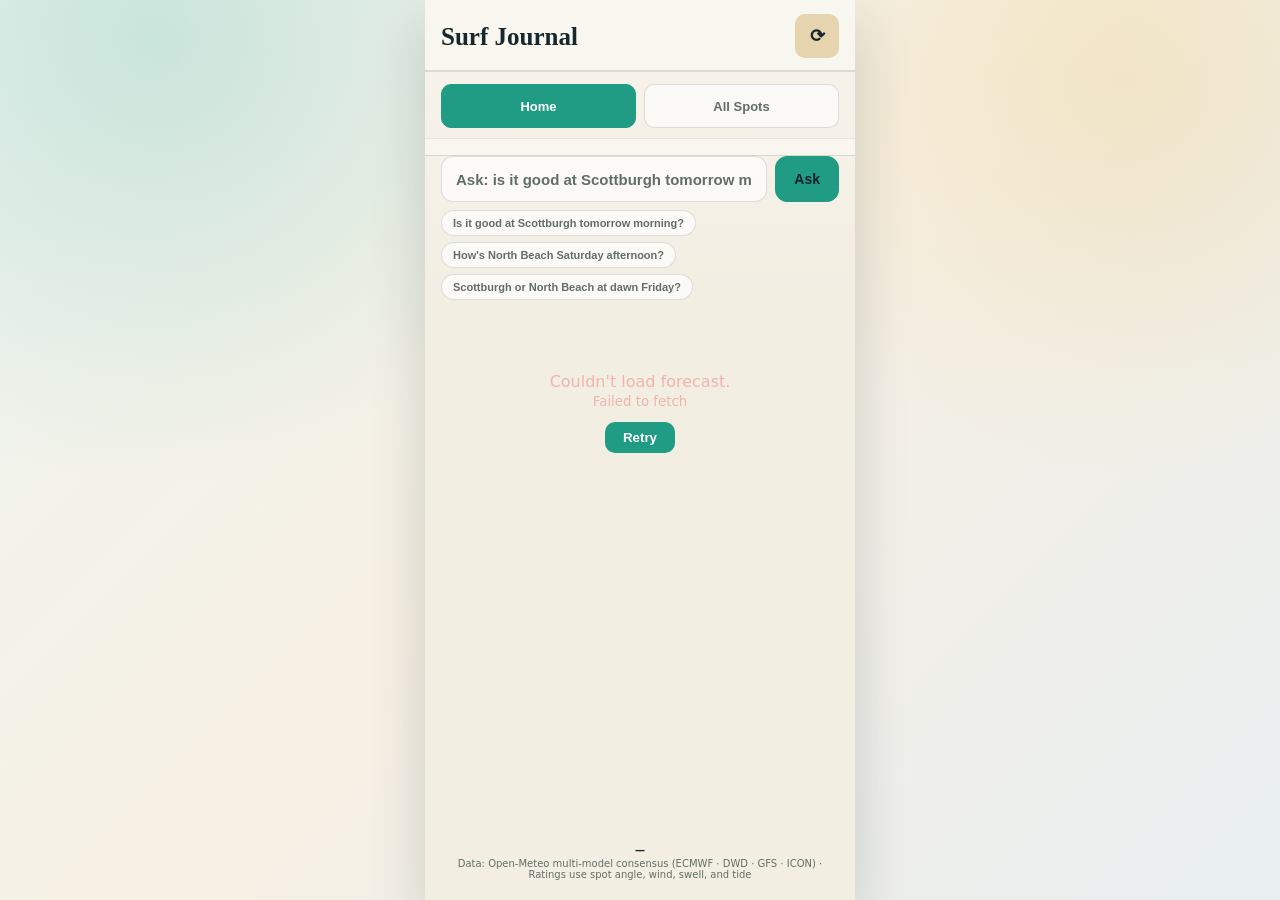
<file: index.html>
<!DOCTYPE html>
<html lang="en">
<head>
  <meta charset="UTF-8" />
  <meta name="viewport" content="width=device-width, initial-scale=1.0, viewport-fit=cover" />
  <meta name="theme-color" content="#0b1622" />
  <meta name="apple-mobile-web-app-title" content="Surf Journal" />
  <meta name="application-name" content="Surf Journal" />
  <title>Surf Journal</title>
  <link rel="manifest" href="manifest.json" />
  <link rel="apple-touch-icon" href="icon.svg" />
  <link rel="icon" href="icon.svg" type="image/svg+xml" />
  <link rel="stylesheet" href="styles.css" />
</head>
<body>
  <header class="app-header">
    <div class="title">
      <h1>Surf Journal</h1>
    </div>
    <button id="refreshBtn" class="icon-btn" title="Refresh" aria-label="Refresh">⟳</button>
  </header>

  <nav class="view-tabs" aria-label="Main pages">
    <button class="view-tab active" data-view="home">Home</button>
    <button class="view-tab" data-view="spots">All Spots</button>
  </nav>

  <nav id="dayTabs" class="day-tabs" aria-label="Forecast days"></nav>

  <div id="controls" class="controls"></div>

  <section id="ask" class="ask" aria-label="Ask about the surf">
    <form id="askForm" class="ask-form" autocomplete="off">
      <input id="askInput" class="ask-input" type="text" enterkeyhint="search"
             placeholder="Ask: is it good at Scottburgh tomorrow morning?" aria-label="Ask about the surf" />
      <button class="ask-clear" id="askClear" type="button" hidden>Clear</button>
      <button class="ask-submit" type="submit">Ask</button>
    </form>
    <div class="ask-egs">
      <button type="button" class="ask-eg">Is it good at Scottburgh tomorrow morning?</button>
      <button type="button" class="ask-eg">How's North Beach Saturday afternoon?</button>
      <button type="button" class="ask-eg">Scottburgh or North Beach at dawn Friday?</button>
    </div>
    <div id="askAnswer" class="ask-answer" hidden></div>
  </section>

  <main id="breakList" class="break-list">
    <div class="loading">Loading forecast…</div>
  </main>

  <footer class="app-footer">
    <span id="updated">—</span>
    <span class="src">Data: Open-Meteo multi-model consensus (ECMWF · DWD · GFS · ICON) · Ratings use spot angle, wind, swell, and tide</span>
  </footer>

  <script src="app.js"></script>
</body>
</html>
</file>
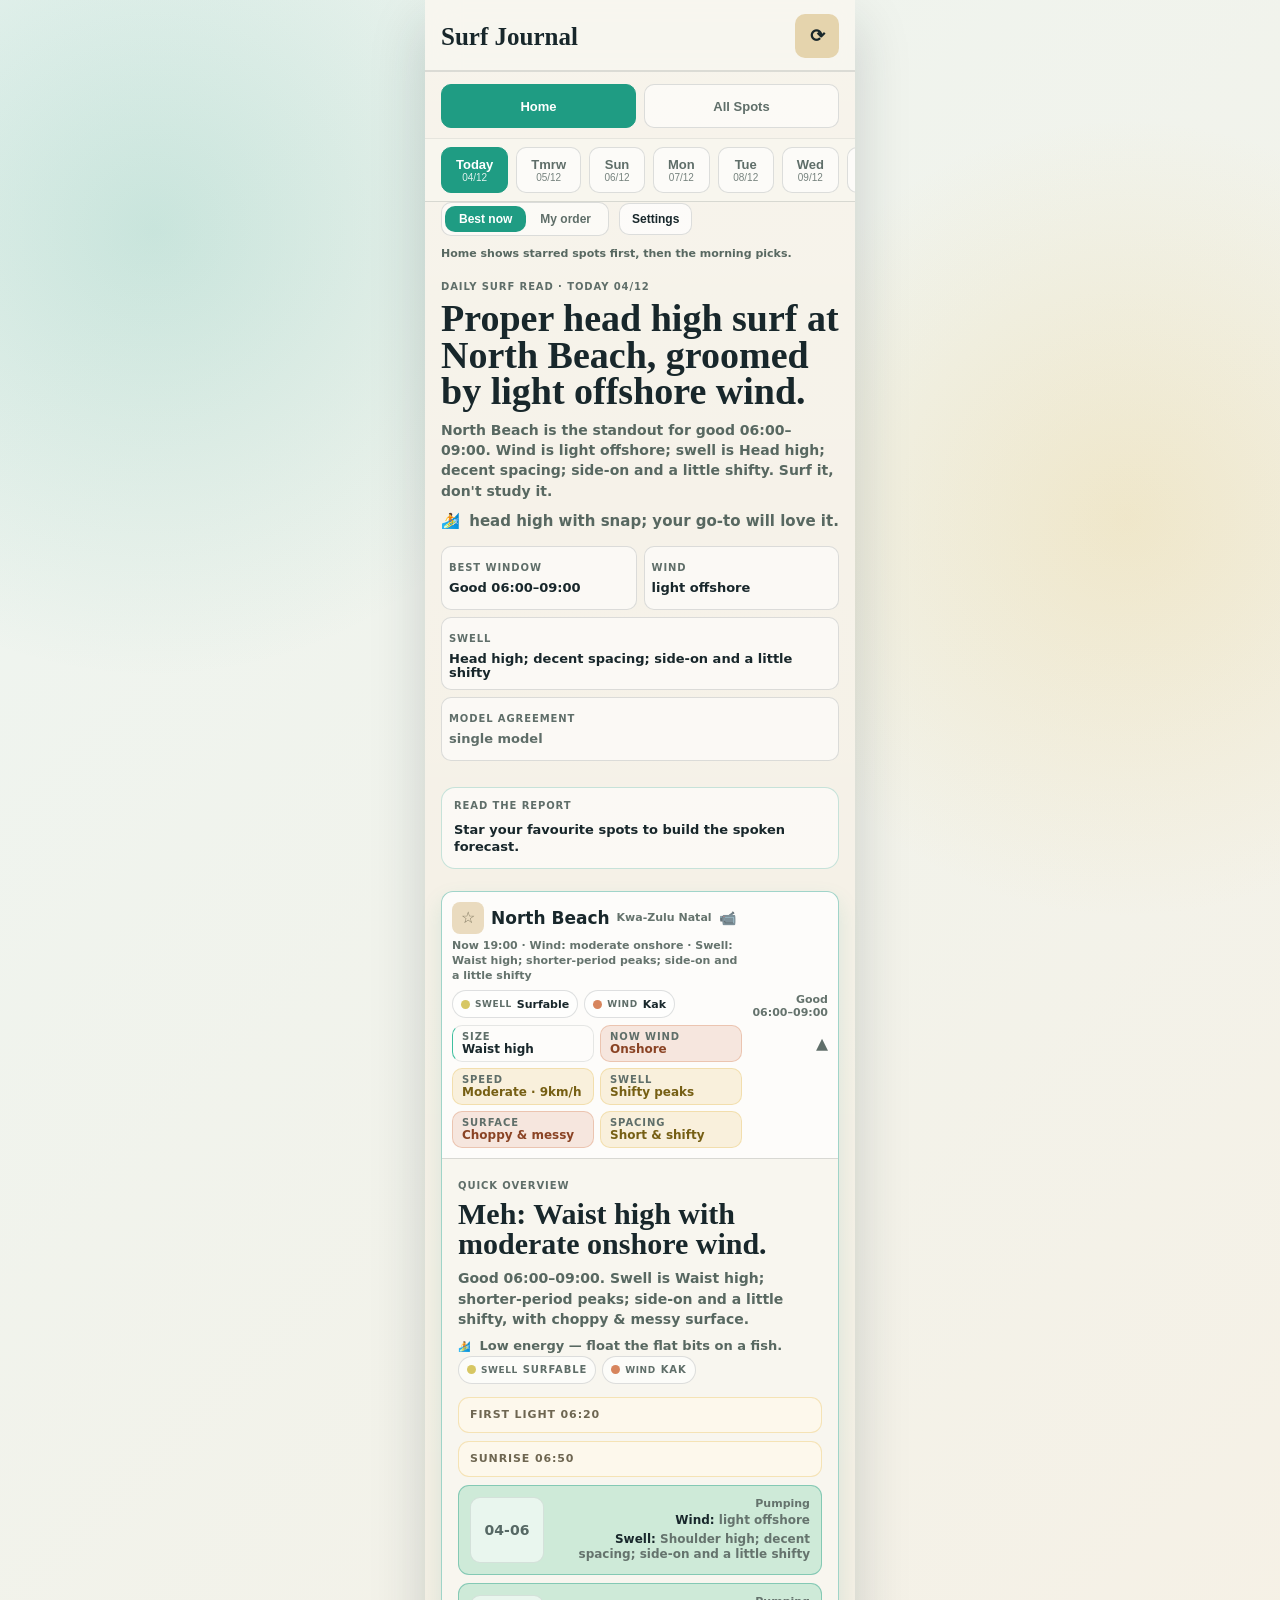
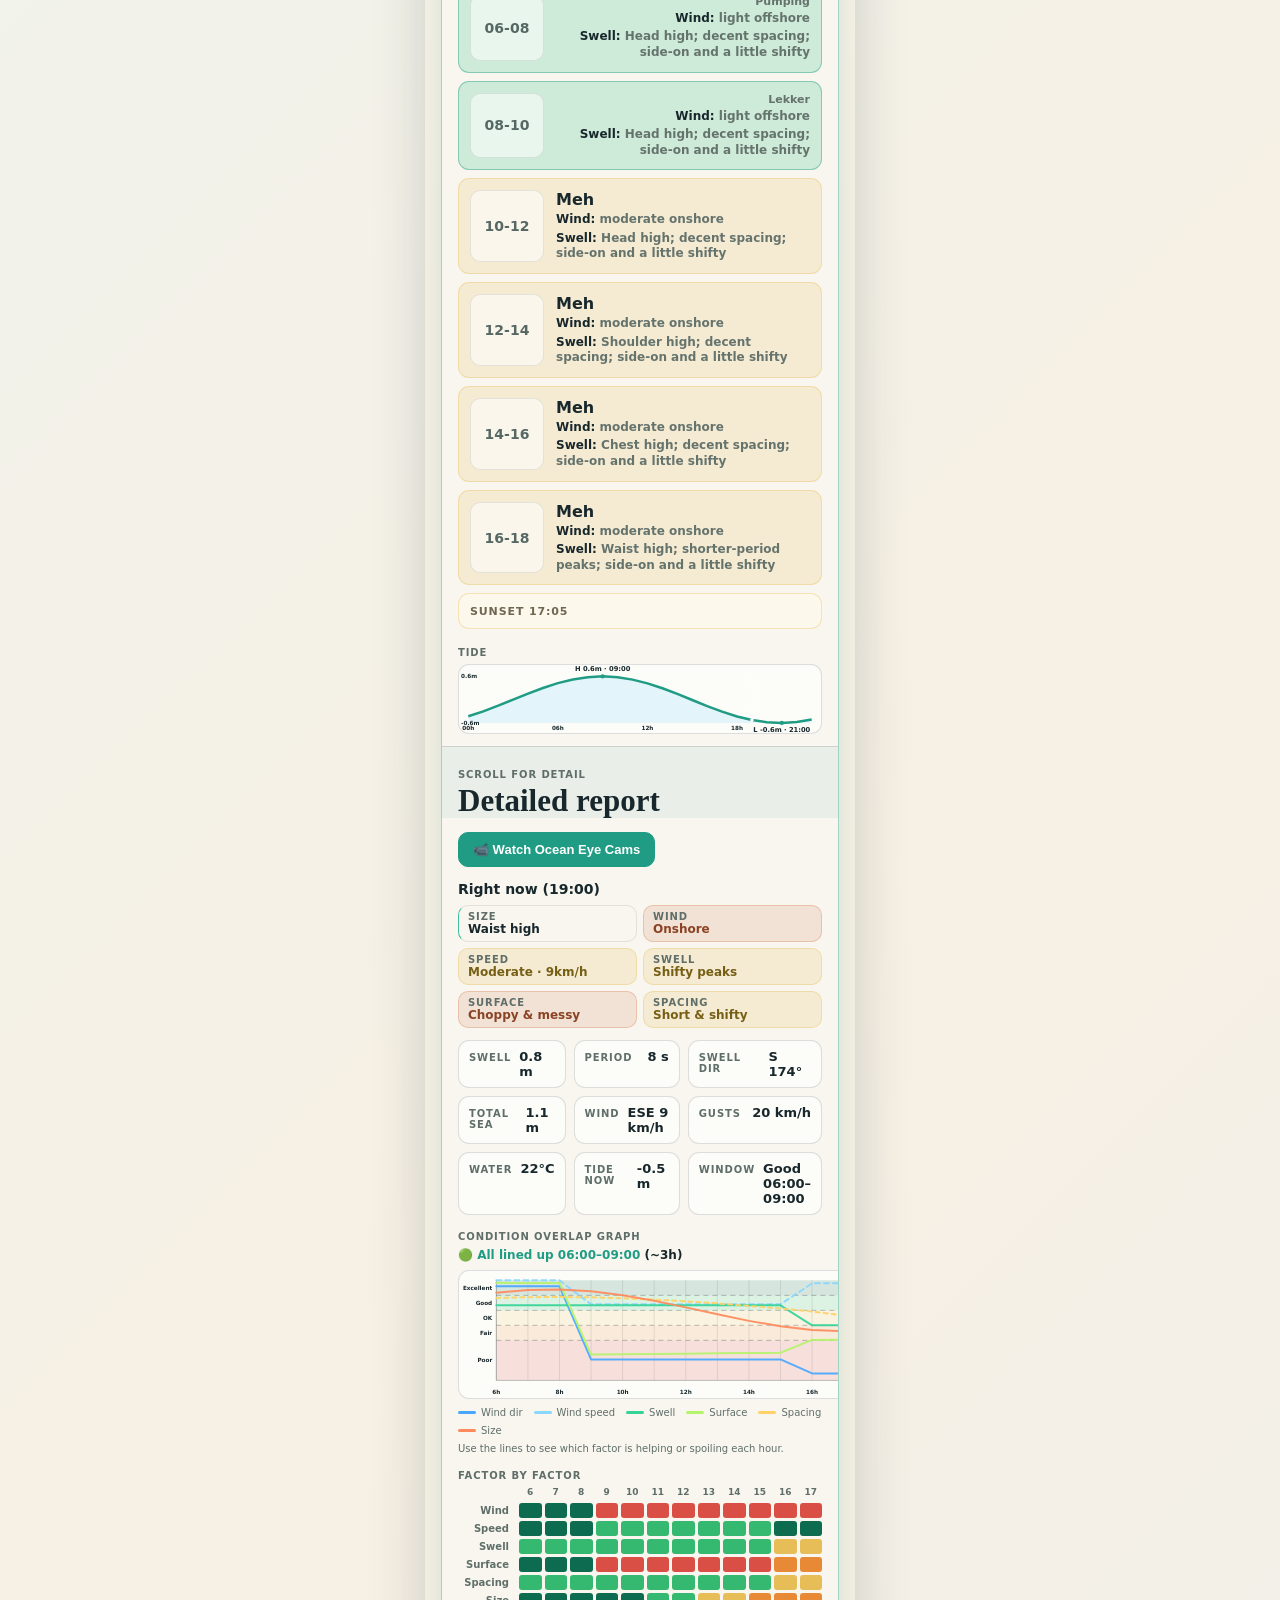
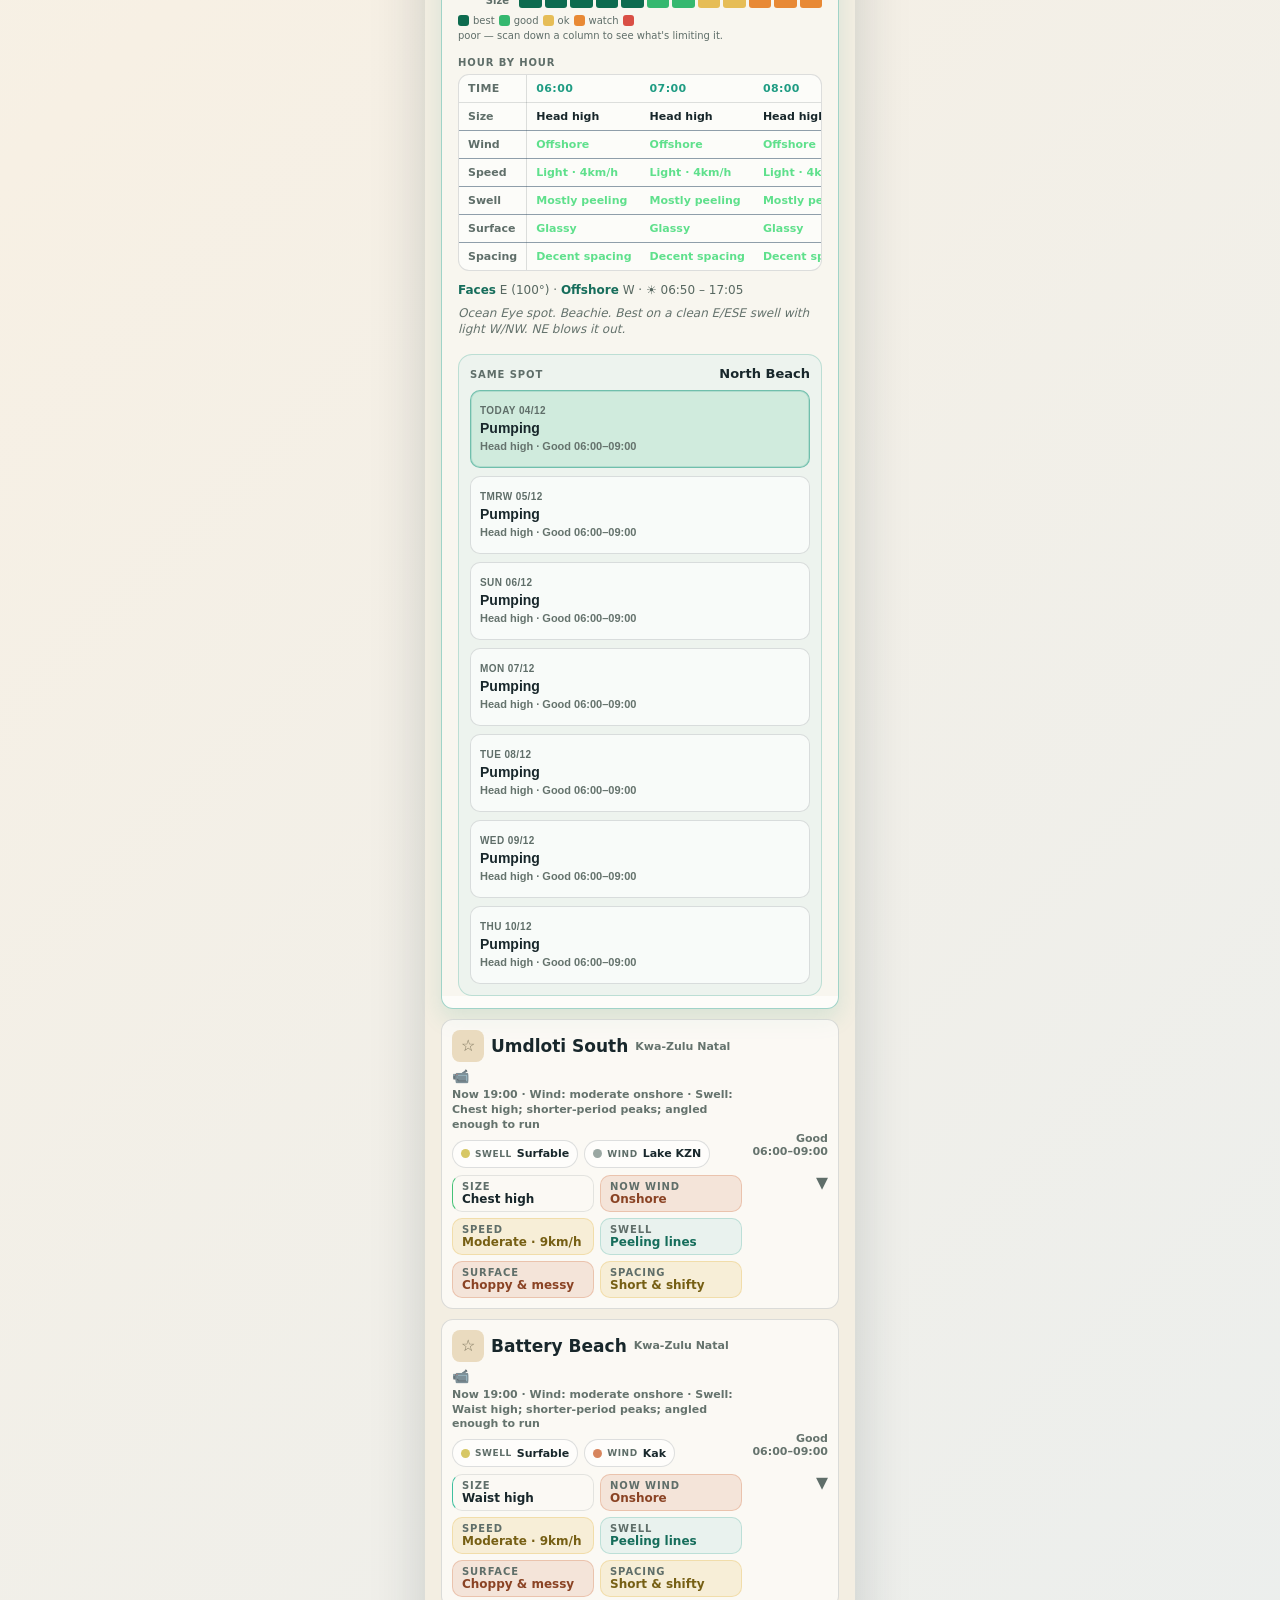
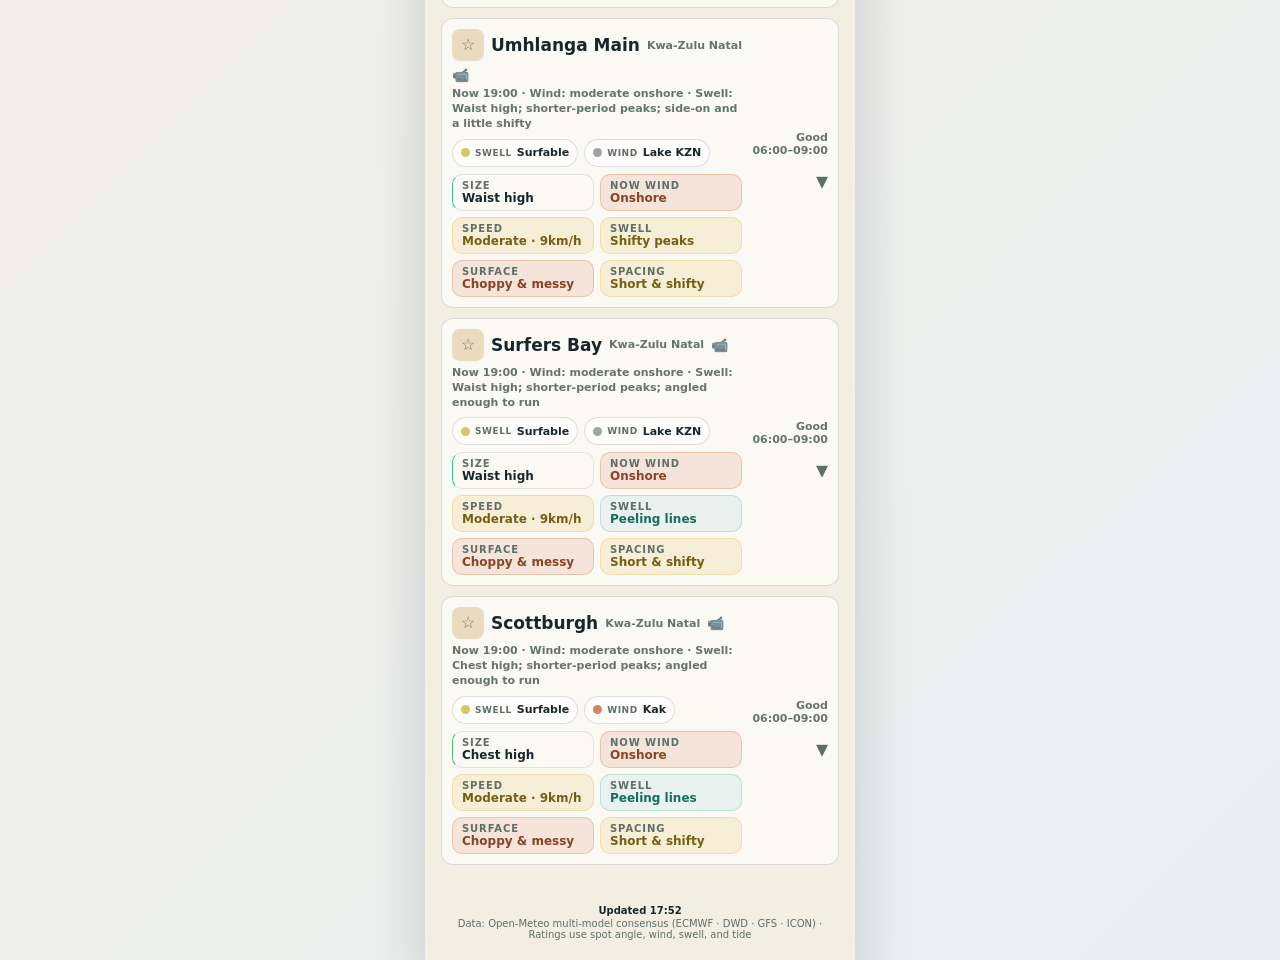
<file: design-review.html>
<!DOCTYPE html>
<html lang="en">
<head>
  <meta charset="UTF-8" />
  <meta name="viewport" content="width=device-width, initial-scale=1.0, viewport-fit=cover" />
  <meta name="theme-color" content="#0b1622" />
  <title>KZN Surf — South Coast Forecast</title>
  <style>
/* ── Base layer: structure + the light "paper" theme defined in the active
   :root further down. The dark colour tokens that used to sit here were dead
   (every variable is redefined in the active :root), so they were removed.
   If you ever want a real dark mode, reintroduce them as a separate file. ── */
* { box-sizing: border-box; margin: 0; padding: 0; -webkit-tap-highlight-color: transparent; }
html, body { background: var(--bg); color: var(--text);
  font-family: -apple-system, BlinkMacSystemFont, "Segoe UI", Roboto, sans-serif; }
body { padding-bottom: env(safe-area-inset-bottom); max-width: 720px; margin: 0 auto;
  min-height: 100vh; display: flex; flex-direction: column; }

/* header */
.app-header { display: flex; align-items: center; justify-content: space-between;
  padding: 14px 16px calc(12px); padding-top: calc(14px + env(safe-area-inset-top));
  position: sticky; top: 0; z-index: 10;
  background: linear-gradient(180deg, var(--bg) 70%, transparent);
  backdrop-filter: blur(6px); }
.title { display: flex; align-items: baseline; gap: 10px; }
.title h1 { font-size: 22px; font-weight: 800; letter-spacing: -0.5px; }
.subtitle { color: var(--muted); font-size: 12px; font-weight: 600; }
.icon-btn { background: var(--card); color: var(--text); border: 1px solid var(--line);
  width: 44px; height: 44px; border-radius: 12px; font-size: 18px; cursor: pointer; }
.icon-btn:active { transform: scale(0.94); }

/* main pages */
.view-tabs { display: grid; grid-template-columns: 1fr 1fr; gap: 8px; padding: 0 16px 10px; }
.view-tab { background: var(--card); border: 1px solid var(--line); color: var(--muted);
  border-radius: 12px; min-height: 44px; font-size: 13px; font-weight: 800; cursor: pointer; }
.view-tab.active { background: var(--accent); border-color: var(--accent); color: #042133; }
.view-tab:active { transform: scale(0.98); }

/* day tabs */
.day-tabs { display: flex; gap: 8px; overflow-x: auto; padding: 4px 16px 12px;
  scrollbar-width: none; }
.day-tabs::-webkit-scrollbar { display: none; }
.day-tab { flex: 0 0 auto; background: var(--card); border: 1px solid var(--line);
  border-radius: 12px; padding: 9px 14px; color: var(--muted); cursor: pointer;
  display: flex; flex-direction: column; align-items: center; min-width: 56px; }
.day-tab.active { background: var(--accent); border-color: var(--accent); color: #042133; }
.dt-name { font-size: 13px; font-weight: 700; }
.dt-date { font-size: 10px; opacity: 0.85; }

/* break list */
.break-list { flex: 1; padding: 0 12px 24px; display: flex; flex-direction: column; gap: 10px; }
.loading { text-align: center; color: var(--muted); padding: 60px 20px; }
.loading.error { color: #f2b3ae; }
.loading button { margin-top: 12px; background: var(--accent); border: 0; color: #042133;
  font-weight: 700; padding: 8px 18px; border-radius: 10px; cursor: pointer; }

/* break card */
.break-card { background: var(--card); border: 1px solid var(--line); border-radius: 16px;
  overflow: hidden; }
.card-head { display: flex; align-items: stretch; gap: 11px; padding: 12px; cursor: pointer; }

/* size shown as a body-height block, not a number */
.size-block { flex: 0 0 72px; border-radius: 12px; display: flex; flex-direction: column;
  align-items: center; justify-content: center; padding: 8px 4px; color: #07131c; text-align: center; }
.size-text { font-size: 13px; font-weight: 800; line-height: 1.05; }
.size-sub  { font-size: 9px; font-weight: 700; margin-top: 4px; opacity: 0.8; }
/* size gradient: small = cool/blue, big = warm/strong */
.size-block.sz0 { background: #5a6b7a; color: #cdd9e3; }
.size-block.sz1 { background: #4aa6c9; }
.size-block.sz2 { background: #3fbf9f; }
.size-block.sz3 { background: #45c277; }
.size-block.sz4 { background: #6cc73f; }
.size-block.sz5 { background: #c2d13a; }
.size-block.sz6 { background: #f0902b; }
.size-block.sz7 { background: #e0524a; color: #fff; }

.card-main { flex: 1; min-width: 0; display: flex; flex-direction: column; gap: 7px; justify-content: center; }
.bname { font-size: 15px; font-weight: 700; display: flex; align-items: center; flex-wrap: wrap; gap: 6px; }
.region { font-size: 11px; color: var(--muted); font-weight: 600; }
.fav { background: none; border: 0; cursor: pointer; font-size: 17px; line-height: 1; padding: 0;
  color: var(--muted); }
.fav.on { color: #f2c531; }
.fav:active { transform: scale(1.2); }
.overall { font-size: 9px; font-weight: 800; padding: 1px 7px; border-radius: 8px; color: #07131c; }
.overall.flat{background:var(--flat)} .overall.poor{background:var(--poor)}
.overall.fair{background:var(--fair)} .overall.okgood{background:var(--okgood)}
.overall.good{background:var(--good)} .overall.epic{background:var(--epic)}

/* component chips — one per axis, GREEN = good / ORANGE = middle / RED = bad */
.comp-grid { display: grid; grid-template-columns: 1fr 1fr; gap: 5px; }
.comp { display: flex; flex-direction: column; padding: 5px 9px; border-radius: 9px;
  border-left: 3px solid var(--flat); }
.comp .ck { font-size: 9px; text-transform: uppercase; letter-spacing: 0.4px; color: var(--muted); font-weight: 700; }
.comp .cv { font-size: 13px; font-weight: 800; }
.comp.good { background: rgba(63,191,111,0.14);  border-left-color: #3fbf6f; }
.comp.good .cv { color: #5fe08c; }
.comp.avg  { background: rgba(242,140,40,0.15);   border-left-color: #f2902b; }
.comp.avg .cv  { color: #ffa53d; }
.comp.poor { background: rgba(224,82,74,0.16);    border-left-color: #e0524a; }
.comp.poor .cv { color: #ff6f66; }
/* Size chip: neutral white value, left border tinted by size (magnitude, not good/bad) */
.comp.sz0,.comp.sz1,.comp.sz2,.comp.sz3,.comp.sz4,.comp.sz5,.comp.sz6,.comp.sz7 {
  background: rgba(255,255,255,0.04); }
.comp.sz0 .cv,.comp.sz1 .cv,.comp.sz2 .cv,.comp.sz3 .cv,.comp.sz4 .cv,
.comp.sz5 .cv,.comp.sz6 .cv,.comp.sz7 .cv { color: var(--text); }
.comp.sz0 { border-left-color: #5a6b7a; }
.comp.sz1 { border-left-color: #4aa6c9; }
.comp.sz2 { border-left-color: #3fbf9f; }
.comp.sz3 { border-left-color: #45c277; }
.comp.sz4 { border-left-color: #6cc73f; }
.comp.sz5 { border-left-color: #c2d13a; }
.comp.sz6 { border-left-color: #f0902b; }
.comp.sz7 { border-left-color: #e0524a; }

/* swell raw detail under the break name */
.swell-line { font-size: 11px; color: var(--muted); font-weight: 600; margin-top: -2px; }
.bank-line { font-size: 11px; color: var(--accent); font-weight: 800; margin-top: -2px; }

.card-side { flex: 0 0 auto; display: flex; flex-direction: column; align-items: flex-end;
  justify-content: space-between; }
.best { font-size: 10px; color: var(--accent); font-weight: 700; text-align: right; max-width: 70px; }
.chev { color: var(--muted); font-size: 14px; }

/* reorder arrows (My order mode) */
.reorder { display: flex; flex-direction: column; gap: 3px; }
.rbtn { background: var(--card2); border: 1px solid var(--line); color: var(--text);
  width: 30px; height: 24px; border-radius: 7px; font-size: 11px; cursor: pointer; line-height: 1; }
.rbtn:active { background: var(--accent); color: #042133; }

/* controls bar: sort toggle + spot tools */
.controls { display: flex; flex-direction: column; gap: 8px; padding: 0 16px 10px; }
.controls-row { display: flex; align-items: center; gap: 10px; flex-wrap: wrap; }
.home-note { color: var(--muted); font-size: 11px; font-weight: 700; line-height: 1.4; }
.seg { display: inline-flex; background: var(--card); border: 1px solid var(--line);
  border-radius: 11px; padding: 3px; }
.seg-btn { background: transparent; border: 0; color: var(--muted); font-weight: 700;
  font-size: 12px; padding: 6px 14px; border-radius: 8px; cursor: pointer; }
.seg-btn.on { background: var(--accent); color: #042133; }
.seg-hint { font-size: 11px; color: var(--muted); }
.tool-btn { background: var(--card); color: var(--text); border: 1px solid var(--line);
  border-radius: 10px; padding: 8px 12px; font-size: 12px; font-weight: 800; cursor: pointer; }
.tool-btn:active, .mini-btn:active, .danger-btn:active { transform: scale(0.97); }
.tool-panel, .bank-panel { background: var(--card); border: 1px solid var(--line);
  border-radius: 12px; padding: 12px; }
.tool-head { display: flex; align-items: flex-start; justify-content: space-between; gap: 12px;
  margin-bottom: 10px; }
.tool-head b { display: block; font-size: 13px; }
.tool-head span, .tool-note { display: block; color: var(--muted); font-size: 11px; line-height: 1.4; }
.tool-note b { color: var(--accent); }
.tool-link { color: var(--accent); font-size: 11px; font-weight: 800; text-decoration: none; white-space: nowrap; }
.form-grid { display: grid; grid-template-columns: repeat(2, minmax(0, 1fr)); gap: 8px; }
.field { display: flex; flex-direction: column; gap: 4px; min-width: 0; }
.field.wide { margin-top: 8px; }
.field span { color: var(--muted); font-size: 10px; font-weight: 800; text-transform: uppercase; letter-spacing: 0.4px; }
.field input, .field select { width: 100%; background: var(--bg2); border: 1px solid var(--line);
  color: var(--text); border-radius: 8px; min-height: 36px; padding: 7px 9px; font-size: 13px; font-weight: 700; }
.tool-actions { display: flex; gap: 8px; flex-wrap: wrap; margin-top: 10px; }
.spot-filters { display: grid; grid-template-columns: 1fr 150px; gap: 8px; }
.search-field { display: flex; flex-direction: column; gap: 4px; min-width: 0; }
.search-field span { color: var(--muted); font-size: 10px; font-weight: 800;
  text-transform: uppercase; letter-spacing: 0.4px; }
.search-field input, .search-field select { width: 100%; background: var(--bg2);
  border: 1px solid var(--line); color: var(--text); border-radius: 9px;
  min-height: 38px; padding: 8px 10px; font-size: 13px; font-weight: 700; }
.empty-state { margin: 8px 4px; background: var(--card); border: 1px solid var(--line);
  border-radius: 14px; padding: 18px; display: flex; flex-direction: column; gap: 10px;
  align-items: flex-start; }
.empty-state h2 { font-size: 18px; line-height: 1.2; }
.empty-state p { color: var(--muted); font-size: 13px; line-height: 1.45; }
.cam-status { font-size: 9px; font-weight: 900; padding: 1px 6px; border-radius: 7px; }
.cam-status.online { color: #0a2415; background: #3fbf6f; }
.cam-status.repair { color: #2b1704; background: #f0902b; }
@media (max-width: 520px) {
  .spot-filters { grid-template-columns: 1fr; }
}

/* live cam (Ocean Eye embed) */
.cam-ico { text-decoration: none; font-size: 14px; line-height: 1; }
.cam { margin-bottom: 14px; }
.cam-head { display: flex; justify-content: space-between; align-items: center;
  font-size: 12px; font-weight: 700; color: var(--text); margin-bottom: 6px; }
.cam-open { color: var(--accent); font-weight: 700; text-decoration: none; }
.cam-actions { display: flex; gap: 8px; flex-wrap: wrap; }
.cam-btn { font-size: 13px; font-weight: 700; padding: 9px 14px; border-radius: 10px;
  border: 1px solid var(--line); background: var(--card2); color: var(--text);
  cursor: pointer; text-decoration: none; display: inline-flex; align-items: center; }
.cam-btn.primary { background: var(--accent); border-color: var(--accent); color: #042133; }
.cam-btn:active { transform: scale(0.97); }
.cam-note { font-size: 10px; color: var(--muted); margin-top: 8px; line-height: 1.45; }
.cam-note b { color: var(--accent); }
.cam-more { margin-top: 8px; }
.cam-more summary { font-size: 11px; color: var(--muted); font-weight: 700; cursor: pointer; }
.cam-frame { width: 100%; height: 440px; border: 1px solid var(--line);
  border-radius: 12px; background: #000; display: block; margin-top: 8px; }

/* detail */
.detail { border-top: 1px solid var(--line); padding: 12px; background: var(--bg2); }
.detail-head { font-size: 13px; font-weight: 800; color: var(--text); margin-bottom: 8px; }
.detail-sub { font-size: 11px; font-weight: 700; color: var(--muted); text-transform: uppercase;
  letter-spacing: 0.5px; margin: 14px 0 6px; }
.detail-chips { margin-bottom: 12px; }

/* hard-number stat grid */
.stat-grid { display: grid; grid-template-columns: repeat(2, 1fr); gap: 6px; }
@media (min-width: 460px) { .stat-grid { grid-template-columns: repeat(3, 1fr); } }
.stat { display: flex; justify-content: space-between; align-items: baseline; gap: 8px;
  background: var(--card); border: 1px solid var(--line); border-radius: 8px; padding: 6px 10px; }
.stat .sk { font-size: 10px; color: var(--muted); font-weight: 600; }
.stat .sv { font-size: 13px; font-weight: 800; color: var(--text); }

/* hour-by-hour table */
.hr-table-wrap { overflow-x: auto; border: 1px solid var(--line); border-radius: 10px; }
.hr-table { width: 100%; border-collapse: collapse; font-size: 11px; white-space: nowrap; }
.hr-table th { text-align: left; color: var(--muted); font-size: 9px; text-transform: uppercase;
  letter-spacing: 0.4px; padding: 7px 9px; border-bottom: 1px solid var(--line); }
.hr-table td { padding: 7px 9px; border-bottom: 1px solid rgba(36,67,92,0.5); font-weight: 700; }
.hr-table tr:last-child td { border-bottom: 0; }
.hr-table td.t { color: var(--accent); font-weight: 800; }
.hr-table td.good { color: #5fe08c; }
.hr-table td.avg  { color: #ffa53d; }
.hr-table td.poor { color: #ff6f66; }
/* transposed (time on x-axis): sticky factor-label column + per-hour columns */
.hr-table.hr-wide th, .hr-table.hr-wide td { white-space: nowrap; text-align: left; }
.hr-table.hr-wide th { color: var(--accent); font-size: 11px; }
.hr-table .rl { position: sticky; left: 0; z-index: 1; background: var(--bg2);
  color: var(--muted); font-weight: 800; text-align: right;
  border-right: 1px solid var(--line); }
.hr-table.hr-wide thead .rl { color: var(--muted); }

/* tide mini-graph */
.tide-svg { width: 100%; height: auto; display: block; background: var(--card);
  border: 1px solid var(--line); border-radius: 10px; }
.tide-area { fill: rgba(52,195,255,0.12); stroke: none; }
.tide-line { fill: none; stroke: var(--accent); stroke-width: 2.5; vector-effect: non-scaling-stroke; }
.tide-pt   { fill: var(--accent); }
.tide-lbl  { fill: var(--text); font-size: 13px; font-weight: 800; }
.tide-tick { fill: var(--muted); font-size: 11px; font-weight: 700; }
.tide-axis { fill: var(--muted); font-size: 11px; font-weight: 700; }
.tide-now    { stroke: #fff; stroke-width: 1.5; stroke-dasharray: 3 3; opacity: 0.7; vector-effect: non-scaling-stroke; }
.tide-nowpt  { fill: #fff; }

/* condition overlap graph */
.q-svg { width: 100%; height: auto; display: block; background: var(--card);
  border: 1px solid var(--line); border-radius: 10px; overflow: visible; }
.q-band { opacity: 0.16; }
.q-band.excellent { fill: #0d6b4f; }
.q-band.good { fill: #35b86f; }
.q-band.ok { fill: #e6bd56; }
.q-band.fair { fill: #e88935; }
.q-band.poor { fill: #d94f45; }
.q-axis { stroke: rgba(255,255,255,0.35); stroke-width: 1; vector-effect: non-scaling-stroke; }
.q-grid { stroke: rgba(255,255,255,0.24); stroke-width: 1; stroke-dasharray: 5 4; vector-effect: non-scaling-stroke; }
.q-vgrid { stroke: rgba(255,255,255,0.08); stroke-width: 1; vector-effect: non-scaling-stroke; }
.q-ylabel { fill: #d5e4ef; font-size: 11px; font-weight: 800; }
.q-tick { fill: var(--muted); font-size: 11px; font-weight: 700; }
.q-now { stroke: #fff; stroke-width: 1.5; stroke-dasharray: 3 3; vector-effect: non-scaling-stroke; opacity: 0.85; }
.q-nowt { fill: #fff; font-size: 11px; font-weight: 800; }
.q-varline { fill: none; stroke-linecap: round; stroke-linejoin: round; opacity: 0.92; vector-effect: non-scaling-stroke; }
.q-legend { display: flex; flex-wrap: wrap; gap: 7px 11px; align-items: center;
  color: var(--muted); font-size: 10px; margin-top: 8px; }
.q-legend-item { display: inline-flex; align-items: center; gap: 5px; white-space: nowrap; }
.q-legend-item i { width: 18px; height: 3px; border-radius: 999px; display: inline-block; }
/* factor-by-factor matrix */
.go-cap { font-size: 12px; font-weight: 700; margin-bottom: 8px; color: var(--text); }
.go-cap b { color: var(--accent); }
.go-matrix-wrap { overflow-x: auto; scrollbar-width: none; }
.go-matrix-wrap::-webkit-scrollbar { display: none; }
.go-matrix { display: grid; gap: 3px; align-items: center; }
.gm-corner { }
.gm-h { font-size: 9px; color: var(--muted); font-weight: 700; text-align: center; padding-bottom: 3px; }
.gm-h.win { color: var(--text); border-bottom: 2px solid var(--accent); }
.gm-h.best { color: var(--accent); }
.gm-label { font-size: 10px; color: var(--muted); font-weight: 700; text-align: right; padding-right: 7px; white-space: nowrap; }
.gm-cell { height: 15px; border-radius: 3px; background: var(--flat); }
.gm-cell.win { box-shadow: inset 0 0 0 1.5px rgba(255,255,255,0.35); }
.gm-cell.best { background: #0d6b4f; }
.gm-cell.good { background: #35b86f; }
.gm-cell.ok { background: #e6bd56; }
.gm-cell.watch { background: #e88935; }
.gm-cell.poor { background: #d94f45; }
.go-legend { font-size: 10px; color: var(--muted); margin-top: 7px; display: flex; align-items: center; gap: 4px; flex-wrap: wrap; }
.go-legend .lg { width: 11px; height: 11px; border-radius: 3px; display: inline-block; }
.go-legend .lg.best { background: #0d6b4f; }
.go-legend .lg.good { background: #35b86f; }
.go-legend .lg.ok { background: #e6bd56; }
.go-legend .lg.watch { background: #e88935; }
.go-legend .lg.poor { background: #d94f45; }
.timeline { display: flex; gap: 3px; align-items: flex-end; height: 90px; overflow-x: auto;
  padding-bottom: 4px; scrollbar-width: none; }
.timeline::-webkit-scrollbar { display: none; }
.hbar { flex: 0 0 22px; height: 100%; display: flex; flex-direction: column;
  align-items: center; justify-content: flex-end; gap: 2px; }
.hbar-fill { width: 14px; border-radius: 4px; min-height: 4px; }
.hbar-fill.flat{background:var(--flat)} .hbar-fill.poor{background:var(--poor)}
.hbar-fill.fair{background:var(--fair)} .hbar-fill.okgood{background:var(--okgood)}
.hbar-fill.good{background:var(--good)} .hbar-fill.epic{background:var(--epic)}
.hbar-t { font-size: 9px; color: var(--muted); }

.detail-meta { margin-top: 12px; display: flex; flex-direction: column; gap: 6px; font-size: 12px; }
.detail-meta b { color: var(--accent); font-weight: 700; }
.note { color: var(--muted); font-style: italic; line-height: 1.4; margin-top: 2px; }

/* footer */
.app-footer { padding: 14px 16px calc(20px + env(safe-area-inset-bottom));
  display: flex; flex-direction: column; gap: 2px; color: var(--muted); font-size: 10px;
  text-align: center; align-items: center; }
#updated { font-weight: 700; color: var(--text); }

/* Flow handoff aesthetic */
:root {
  --bg: #edf5f1;
  --bg2: #e9eee9;
  --card: rgba(255, 255, 255, 0.68);
  --card2: #f8f6ef;
  --line: rgba(24, 39, 43, 0.14);
  --text: #18272b;
  --muted: #5f6e69;
  --accent: #1f9c83;
  --paper: #f3eee2;
  --paper2: #fff9eb;
  --reef: #1f9c83;
  --reef2: #77cfa9;
  --sun: #e6bd56;
  --sand: #eadbbf;
  --rust: #d7855d;

  /* ── Design tokens — prefer these over ad-hoc literals when editing below.
     Spacing is a 4px scale; radius + weight are a fixed vocabulary. ── */
  --space-1: 4px;
  --space-2: 8px;
  --space-3: 12px;
  --space-4: 16px;
  --space-5: 24px;
  --radius-sm: 10px;   /* chips, inputs, small buttons */
  --radius-md: 14px;   /* cards, panels */
  --radius-pill: 999px;
  --fw-label: 700;     /* uppercase micro-labels */
  --fw-strong: 800;    /* buttons, values, titles */
  --fw-max: 900;       /* headlines, ratings */

  --flat: #9aa7a2;
  --poor: #d94f45;
  --fair: #e88935;
  --okgood: #e6bd56;
  --good: #35b86f;
  --epic: #0d6b4f;
}

html {
  min-height: 100%;
  background:
    radial-gradient(circle at 12% 4%, rgba(31, 156, 131, 0.18), transparent 28rem),
    radial-gradient(circle at 88% 9%, rgba(230, 189, 86, 0.22), transparent 25rem),
    linear-gradient(135deg, #edf5f1, #f7f0e4 48%, #e8eef0);
}

html, body {
  color: var(--text);
  font-family: Inter, ui-sans-serif, system-ui, -apple-system, BlinkMacSystemFont, "Segoe UI", sans-serif;
}

body {
  max-width: 430px;
  background:
    linear-gradient(180deg, rgba(255,255,255,0.34), transparent 34%),
    var(--paper);
  box-shadow: 0 24px 52px rgba(24, 39, 43, 0.18);
}

.app-header {
  position: static;
  top: auto;
  background: rgba(248, 246, 239, 0.88);
  border-bottom: 2px solid rgba(24, 39, 43, 0.13);
  backdrop-filter: blur(16px);
}

.title {
  flex-direction: column;
  align-items: flex-start;
  gap: 1px;
}

.title h1,
.home-read h2,
.quick-read h3,
.report-title h3,
.empty-state h2 {
  font-family: Georgia, "Times New Roman", serif;
  letter-spacing: 0;
}

.title h1 {
  font-size: 25px;
  line-height: 1;
  font-weight: 800;
}

.subtitle,
.eyebrow,
.mast-label,
.home-read > span,
.quick-read span,
.report-title span,
.today-strip span,
.search-field span,
.comp .ck,
.detail-sub,
.stat .sk {
  color: var(--muted);
  font-size: 10px;
  font-weight: var(--fw-label);
  letter-spacing: 0.09em;
  text-transform: uppercase;
}

.icon-btn,
.view-tab,
.day-tab,
.seg,
.seg-btn,
.cam-btn,
.loading button {
  border-radius: 10px;
}

.icon-btn {
  background: #e5d4ad;
  border: 0;
  color: var(--text);
  font-weight: var(--fw-strong);
}

.view-tabs {
  padding: 12px 16px 10px;
}

.view-tab,
.day-tab,
.seg {
  background: rgba(255,255,255,0.56);
  border: 1px solid var(--line);
  color: var(--muted);
}

.view-tab.active,
.day-tab.active,
.seg-btn.on,
.loading button,
.cam-btn.primary {
  background: var(--accent);
  border-color: var(--accent);
  color: #fff;
}

.day-tabs {
  position: sticky;
  top: 0;
  z-index: 30;
  padding-top: 8px;
  padding-bottom: 8px;
  background: rgba(248, 246, 239, 0.94);
  border-top: 1px solid rgba(24, 39, 43, 0.08);
  border-bottom: 1px solid rgba(24, 39, 43, 0.14);
  backdrop-filter: blur(14px);
}

.controls {
  gap: 10px;
}

.settings-panel {
  display: grid;
  grid-template-columns: 1fr auto;
  gap: 12px;
  align-items: center;
  padding: 12px;
  border: 1px solid var(--line);
  border-radius: 12px;
  background: rgba(255,255,255,0.68);
}

.settings-panel b,
.settings-panel span {
  display: block;
}

.settings-panel b {
  font-size: 13px;
}

.settings-panel span {
  margin-top: 3px;
  color: #65736d;
  font-size: 11px;
  font-weight: 750;
  line-height: 1.35;
}

.voice-toggle {
  display: inline-flex;
  padding: 3px;
  border: 1px solid var(--line);
  border-radius: 10px;
  background: rgba(248, 246, 239, 0.82);
}

.voice-toggle button {
  min-height: 30px;
  padding: 0 10px;
  border: 0;
  border-radius: 8px;
  background: transparent;
  color: var(--muted);
  font-size: 12px;
  font-weight: 900;
  cursor: pointer;
}

.voice-toggle button.on {
  background: var(--reef2);
  color: #10231f;
}

.home-note,
.seg-hint {
  color: #586861;
  font-weight: 800;
}

.spot-filters {
  grid-template-columns: 1fr 132px;
}

.search-field input,
.search-field select {
  background: rgba(255,255,255,0.74);
  border: 1px solid var(--line);
  color: var(--text);
}

.break-list {
  padding: 0 16px 26px;
  gap: 10px;
}

.home-read {
  margin: 4px 0 4px;
}

.home-read h2 {
  margin: 6px 0 0;
  font-size: 38px;
  line-height: 0.96;
  font-weight: 800;
}

.home-read p {
  margin-top: 10px;
  color: #586861;
  font-size: 14px;
  font-weight: 650;
  line-height: 1.45;
}

.board-call {
  margin-top: 10px;
  color: var(--accent);
  font-size: 14px;
  font-weight: 800;
  line-height: 1.4;
}
.board-call span { margin-right: 4px; }
.home-read .board-call { font-size: 15px; }
.quick-read .board-call { margin-top: 8px; font-size: 13px; }

.today-strip {
  display: grid;
  grid-template-columns: 1fr 1fr;
  gap: 7px;
  margin: 13px 0 12px;
}

.today-strip div {
  min-height: 64px;
  padding: 9px 7px;
  border: 1px solid var(--line);
  border-radius: 10px;
  background: rgba(255,255,255,0.56);
}

.today-strip b {
  display: block;
  margin-top: 6px;
  font-size: 13px;
  line-height: 1.08;
}

.today-strip div:nth-child(n+3) {
  grid-column: 1 / -1;
}

/* Multi-model agreement / confidence colours. */
.conf-high { color: #2e9e5b; }
.conf-med  { color: #d08a1e; }
.conf-low  { color: #d2553b; }
.conf-unknown { color: var(--muted); }

.conf-badge {
  display: inline-block;
  margin-top: 8px;
  padding: 3px 9px;
  border-radius: 999px;
  font-size: 11px;
  font-weight: 800;
  border: 1px solid currentColor;
  line-height: 1.3;
}

.audio-card {
  display: grid;
  gap: 10px;
  margin: 0 0 12px;
  padding: 12px;
  border: 1px solid rgba(31, 156, 131, 0.24);
  border-radius: 14px;
  background: rgba(233, 242, 238, 0.84);
}

.audio-card.empty {
  background: rgba(255,255,255,0.56);
}

.audio-head {
  display: flex;
  justify-content: space-between;
  align-items: center;
  gap: 10px;
}

.audio-head span {
  color: var(--muted);
  font-size: 10px;
  font-weight: var(--fw-strong);
  letter-spacing: 0.09em;
  text-transform: uppercase;
}

.audio-play {
  min-height: 34px;
  padding: 0 13px;
  border: 0;
  border-radius: 10px;
  background: var(--reef2);
  color: #10231f;
  font-size: 12px;
  font-weight: var(--fw-strong);
  cursor: pointer;
}

.now-reading {
  color: var(--text);
  font-size: 13px;
  line-height: 1.35;
}

.waveform {
  --progress: 0%;
  display: grid;
  grid-template-columns: repeat(8, 1fr);
  align-items: end;
  gap: 5px;
  height: 42px;
  padding: 6px;
  border-radius: 10px;
  background: linear-gradient(90deg, rgba(31,156,131,0.24) var(--progress), rgba(255,255,255,0.52) var(--progress));
}

.waveform i {
  display: block;
  border-radius: 999px;
  background: #216d74;
}

.waveform i:nth-child(1) { height: 38%; }
.waveform i:nth-child(2) { height: 72%; }
.waveform i:nth-child(3) { height: 52%; }
.waveform i:nth-child(4) { height: 90%; }
.waveform i:nth-child(5) { height: 46%; }
.waveform i:nth-child(6) { height: 78%; }
.waveform i:nth-child(7) { height: 58%; }
.waveform i:nth-child(8) { height: 34%; }

.audio-queue {
  display: grid;
  gap: 6px;
  list-style: none;
}

.audio-queue li {
  display: grid;
  grid-template-columns: 24px 1fr auto;
  gap: 8px;
  align-items: center;
  padding: 7px 8px;
  border-radius: 9px;
  background: rgba(255,255,255,0.56);
}

.audio-queue li.on {
  box-shadow: inset 0 0 0 1px rgba(31,156,131,0.32);
}

.audio-queue span,
.audio-queue em {
  display: grid;
  place-items: center;
  border-radius: 999px;
  font-style: normal;
  font-weight: var(--fw-strong);
}

.audio-queue span {
  width: 24px;
  height: 24px;
  background: var(--sand);
  color: var(--text);
  font-size: 11px;
}

.audio-queue b {
  font-size: 12px;
}

.audio-queue em {
  min-height: 23px;
  padding: 0 8px;
  background: var(--reef2);
  color: #10231f;
  font-size: 10px;
}

.break-card {
  background: rgba(255,255,255,0.62);
  border: 1px solid var(--line);
  border-radius: 12px;
  box-shadow: none;
}

.break-card.open {
  background: rgba(255,255,255,0.80);
  border-color: rgba(31, 156, 131, 0.42);
  box-shadow: 0 10px 22px rgba(31, 156, 131, 0.13);
}

.card-head {
  gap: 10px;
  min-height: 74px;
  padding: 10px;
}

.card-main {
  gap: 7px;
}

.bname {
  font-size: 12px;
  gap: 7px;
}

.spot-title {
  font-size: 17px;
  font-weight: var(--fw-strong);
}

.region,
.swell-line,
.best {
  color: #65736d;
  font-weight: 800;
}

.swell-line {
  line-height: 1.35;
}

.axis-pills {
  display: flex;
  flex-wrap: wrap;
  gap: 6px;
}

.axis-pill {
  display: inline-flex;
  align-items: center;
  gap: 5px;
  min-height: 28px;
  padding: 4px 8px;
  border: 1px solid var(--line);
  border-radius: 999px;
  background: rgba(255,255,255,0.62);
  color: var(--text);
  font-size: 11px;
  font-weight: 900;
}

.axis-pill i {
  width: 9px;
  height: 9px;
  border-radius: 999px;
  background: var(--flat);
}

.axis-pill b {
  color: var(--muted);
  font-size: 9px;
  text-transform: uppercase;
  letter-spacing: 0.06em;
}

.axis-pill.flat i { background: var(--flat); }
.axis-pill.poor i { background: var(--rust); }
.axis-pill.fair i { background: var(--sun); }
.axis-pill.okgood i { background: #d7c764; }
.axis-pill.good i { background: var(--reef2); }
.axis-pill.epic i { background: #58beb6; }

.fav {
  width: 32px;
  height: 32px;
  border-radius: 8px;
  background: #eadbbf;
  color: #7f775f;
  font-size: 16px;
}

.fav.on {
  background: var(--sun);
  color: #10231f;
}

.overall {
  min-height: 30px;
  display: inline-flex;
  align-items: center;
  justify-content: center;
  padding: 4px 9px;
  border-radius: 999px;
  color: #10231f;
  font-size: 11px;
  font-weight: var(--fw-strong);
  line-height: 1.05;
  order: -1;
}

.overall.flat { background: var(--flat); color: #fff; }
.overall.poor { background: var(--poor); color: #fff; }
.overall.fair { background: var(--fair); }
.overall.okgood { background: var(--okgood); }
.overall.good { background: var(--good); }
.overall.epic { background: var(--epic); color: #fff; }

.cam-status {
  color: #10231f;
  background: #e9f2ee;
}

.cam-status.online {
  background: var(--reef2);
}

.cam-status.repair {
  background: var(--sun);
}

.cam-ico {
  opacity: 0.75;
}

.comp-grid {
  gap: 6px;
}

.comp {
  border-left: 0;
  border: 1px solid rgba(24, 39, 43, 0.10);
  border-radius: 10px;
  background: rgba(248, 246, 239, 0.72);
}

.comp .cv {
  color: var(--text);
  font-size: 12px;
}

.comp.good {
  background: #e9f2ee;
  border-color: rgba(31, 156, 131, 0.22);
}

.comp.good .cv {
  color: #166d5b;
}

.comp.avg {
  background: rgba(230, 189, 86, 0.18);
  border-color: rgba(230, 189, 86, 0.35);
}

.comp.avg .cv {
  color: #765f14;
}

.comp.poor {
  background: rgba(215, 133, 93, 0.18);
  border-color: rgba(215, 133, 93, 0.35);
}

.comp.poor .cv {
  color: #8a4324;
}

.card-side {
  justify-content: center;
  gap: 10px;
}

.best {
  max-width: 76px;
  font-size: 11px;
}

.chev {
  color: var(--muted);
  font-size: 24px;
}

.rbtn {
  background: rgba(255,255,255,0.62);
  border: 1px solid var(--line);
  color: var(--text);
}

.detail {
  padding: 0;
  background: #f8f6ef;
  border-top: 1px solid var(--line);
}

.quick-read {
  margin: 15px 16px 13px;
}

.quick-read h3 {
  margin: 6px 0 0;
  font-size: 30px;
  line-height: 0.98;
}

.quick-read p {
  margin: 10px 0 0;
  color: #586861;
  font-size: 14px;
  font-weight: 650;
  line-height: 1.45;
}

.overview-card {
  display: block;
  margin: 0 16px 12px;
  padding: 13px 14px;
  border: 1px solid var(--line);
  border-radius: 14px;
  background: #e9f2ee;
}

.spot-days {
  margin: 0 16px 12px;
  padding: 11px;
  border: 1px solid rgba(31, 156, 131, 0.24);
  border-radius: 14px;
  background: rgba(233, 242, 238, 0.72);
}

.spot-days-head {
  display: flex;
  justify-content: space-between;
  align-items: baseline;
  gap: 10px;
  margin-bottom: 9px;
}

.spot-days-head span {
  color: var(--muted);
  font-size: 10px;
  font-weight: var(--fw-strong);
  letter-spacing: 0.09em;
  text-transform: uppercase;
}

.spot-days-head b {
  color: var(--text);
  font-size: 13px;
}

.spot-day-list {
  display: grid;
  grid-template-columns: 1fr;
  gap: 8px;
}

.spot-day {
  min-width: 0;
  min-height: 78px;
  padding: 9px;
  border: 1px solid var(--line);
  border-radius: 10px;
  background: rgba(255,255,255,0.62);
  color: var(--text);
  text-align: left;
  cursor: pointer;
}

.spot-day.active {
  border-color: rgba(31, 156, 131, 0.55);
  background: rgba(119, 207, 169, 0.24);
  box-shadow: inset 0 0 0 1px rgba(31, 156, 131, 0.18);
}

.spot-day span,
.spot-day b,
.spot-day em {
  display: block;
}

.spot-day span {
  color: var(--muted);
  font-size: 10px;
  font-weight: var(--fw-strong);
  text-transform: uppercase;
  letter-spacing: 0.04em;
}

.spot-day b {
  margin-top: 5px;
  font-size: 14px;
  line-height: 1.05;
}

.spot-day em {
  margin-top: 5px;
  color: #65736d;
  font-size: 11px;
  font-style: normal;
  font-weight: 800;
  line-height: 1.25;
}

.overview-card b,
.overview-card span {
  display: block;
}

.overview-card span {
  margin-top: 4px;
  color: #65736d;
  font-size: 12px;
  font-weight: 800;
  line-height: 1.35;
}

.two-hour-overview {
  display: block;
  margin: 0 16px 18px;
  width: calc(100% - 32px);
}

.tide-overview {
  margin: 0 16px 12px;
}

.tide-overview .detail-sub {
  margin: 0 0 6px;
}

.sun-time {
  min-height: 36px;
  display: flex;
  align-items: center;
  padding: 8px 11px;
  border: 1px solid rgba(230, 189, 86, 0.36);
  border-radius: 11px;
  background: rgba(255, 249, 235, 0.72);
  color: #6e6651;
  font-size: 11px;
  font-weight: var(--fw-strong);
  letter-spacing: 0.08em;
  text-transform: uppercase;
}

.sun-time.first-light,
.sun-time + .sun-time,
.sun-time.sunrise {
  margin-bottom: 8px;
}

.slot + .sun-time {
  margin-top: 8px;
}

.slot {
  display: grid;
  grid-template-columns: minmax(62px, 74px) minmax(0, 1fr);
  gap: 12px;
  align-items: center;
  box-sizing: border-box;
  width: 100%;
  min-height: 86px;
  padding: 11px;
  border: 1px solid var(--line);
  border-radius: 11px;
  background: rgba(255,255,255,0.76);
}

.slot + .slot {
  margin-top: 8px;
}

.slot.best,
.slot.good {
  background: rgba(119, 207, 169, 0.32);
  border-color: rgba(31, 156, 131, 0.42);
}

.slot.now {
  border-color: rgba(31, 156, 131, 0.78);
  box-shadow: inset 0 0 0 1px rgba(31, 156, 131, 0.32);
}

.slot.watch {
  background: rgba(230, 189, 86, 0.18);
  border-color: rgba(230, 189, 86, 0.35);
}

.slot.poor {
  background: rgba(215, 133, 93, 0.18);
  border-color: rgba(215, 133, 93, 0.35);
}

.slot time {
  align-self: stretch;
  display: grid;
  place-items: center;
  min-height: 64px;
  border: 1px solid rgba(24, 39, 43, 0.10);
  border-radius: 10px;
  background: rgba(255,255,255,0.56);
  color: #566864;
  font-size: 14px;
  font-weight: var(--fw-strong);
}

.slot b,
.slot span {
  display: block;
}

.slot-now {
  display: inline-flex;
  margin-left: 8px;
  padding: 2px 6px;
  border-radius: 999px;
  background: var(--reef2);
  color: #10231f;
  font-family: Inter, ui-sans-serif, system-ui, sans-serif;
  font-size: 9px;
  font-weight: var(--fw-strong);
  line-height: 1;
  letter-spacing: 0.04em;
  text-transform: uppercase;
  vertical-align: middle;
}

.slot > div {
  min-width: 0;
}

.slot span {
  margin-top: 3px;
  color: #65736d;
  font-size: 12px;
  font-weight: 800;
  line-height: 1.3;
  overflow-wrap: break-word;
}

.slot strong {
  color: var(--text);
}

.slot em {
  display: inline-flex;
  align-items: center;
  justify-content: center;
  width: max-content;
  max-width: 100%;
  margin-top: 8px;
  padding: 4px 9px;
  border-radius: 999px;
  color: #10231f;
  font-size: 11px;
  font-style: normal;
  font-weight: var(--fw-strong);
  line-height: 1;
}

.slot.best em,
.slot.good em { background: var(--reef2); }
.slot.watch em { background: var(--sun); }
.slot.poor em { background: var(--rust); }

.detail-report {
  padding: 16px 16px 2px;
  background: #e9eee9;
  border-top: 1px solid var(--line);
}

.report-title h3 {
  margin: 3px 0 0;
  font-size: 31px;
  line-height: 1;
}

.cam,
.detail > .detail-head,
.detail > .comp-grid,
.detail > .stat-grid,
.detail > .detail-sub,
.detail > .tide-svg,
.detail > .q-svg,
.detail > .q-legend,
.detail > .go-legend,
.detail > .go-cap,
.detail > .go-matrix-wrap,
.detail > .hr-table-wrap,
.detail > .detail-meta {
  margin-left: 16px;
  margin-right: 16px;
}

.cam {
  margin-top: 14px;
}

.detail-head {
  color: var(--text);
  font-size: 14px;
  margin-top: 12px;
}

.detail-sub {
  margin-top: 16px;
}

.stat-grid {
  gap: 8px;
}

.stat,
.report-panel,
.hr-table-wrap,
.q-svg,
.tide-svg {
  background: rgba(255,255,255,0.62);
  border: 1px solid var(--line);
  border-radius: 11px;
}

.stat {
  padding: 8px 10px;
}

.stat .sv {
  color: var(--text);
}

.hr-table .rl,
.hr-table th,
.hr-table td {
  background: transparent;
  color: var(--text);
}

.hr-table .rl,
.hr-table th {
  color: var(--muted);
}

.q-ylabel,
.q-tick,
.q-nowt,
.tide-lbl,
.tide-axis,
.tide-tick {
  fill: var(--text);
}

.q-axis,
.q-grid {
  stroke: rgba(24, 39, 43, 0.28);
}

.q-vgrid {
  stroke: rgba(24, 39, 43, 0.10);
}

.detail-meta {
  color: #586861;
  padding-bottom: 16px;
}

.detail-meta b {
  color: #166d5b;
}

.note {
  color: #65736d;
}

.empty-state {
  background: rgba(255,255,255,0.66);
  border: 1px solid var(--line);
  border-radius: 14px;
}

.empty-state h2 {
  color: var(--text);
  font-size: 28px;
  line-height: 1;
}

.empty-state p {
  color: #586861;
}

.app-footer {
  color: var(--muted);
}

#updated {
  color: var(--text);
}

@media (max-width: 440px) {
  body {
    max-width: none;
    box-shadow: none;
  }

  .home-read h2 {
    font-size: 34px;
  }

  .overview-card {
    grid-template-columns: 1fr;
  }
}

/* Two-hour cards span the full detail width. Kept at `.detail` specificity so
   it wins over the generic `.two-hour-overview`/`.slot` rules above without
   needing !important. (Replaced an earlier block of nine !important flags.) */
.detail .two-hour-overview {
  display: block;
  width: calc(100% - 32px);
  max-width: calc(100% - 32px);
}

.detail .two-hour-overview > .slot {
  width: 100%;
  min-width: 100%;
  max-width: none;
}

</style>
</head>
<body>
  <header class="app-header">
    <div class="title">
      <h1>Surf Journal</h1>
    </div>
    <button id="refreshBtn" class="icon-btn" title="Refresh" aria-label="Refresh">⟳</button>
  </header>

  <nav class="view-tabs" aria-label="Main pages">
    <button class="view-tab active" data-view="home">Home</button>
    <button class="view-tab" data-view="spots">All Spots</button>
  </nav>

  <nav id="dayTabs" class="day-tabs" aria-label="Forecast days"></nav>

  <div id="controls" class="controls"></div>

  <main id="breakList" class="break-list">
    <div class="loading">Loading forecast…</div>
  </main>

  <footer class="app-footer">
    <span id="updated">—</span>
    <span class="src">Data: Open-Meteo multi-model consensus (ECMWF · DWD · GFS · ICON) · Ratings use spot angle, wind, swell, and tide</span>
  </footer>

  <script>

/* ============================================================================
   DESIGN-REVIEW MODE — stubs the data fetch with baked-in sample conditions so
   the whole UI renders offline (no server / no API key). Delete this block and
   un-stub fetch to go back to live data. The app code below is identical to the
   real app.js.
   ============================================================================ */
(function () {
  function pad(n){ return n < 10 ? '0'+n : ''+n; }
  function isoDay(off){ var d=new Date(); d.setHours(0,0,0,0); d.setDate(d.getDate()+off);
    return d.getFullYear()+'-'+pad(d.getMonth()+1)+'-'+pad(d.getDate()); }
  var DAYS = 7, T = [];
  for (var o=0;o<DAYS;o++){ for (var h=0;h<24;h++){ T.push(isoDay(o)+'T'+pad(h)+':00'); } }
  var SR=[], SS=[]; for (var o2=0;o2<DAYS;o2++){ SR.push(isoDay(o2)+'T06:50'); SS.push(isoDay(o2)+'T17:05'); }
  function series(fn){ return T.map(function(iso,i){ return fn(+iso.slice(11,13), i); }); }
  function marineFor(s){ return { hourly: { time:T,
    swell_wave_height:      series(function(h){ return 1.1 + 0.35*Math.sin((h-3)/3.0) + (s%3)*0.06; }),
    swell_wave_direction:   series(function( ){ return 150 + (s*4)%26; }),
    swell_wave_period:      series(function(h){ return 9 + 2*Math.sin(h/5) + (s%2); }),
    wave_height:            series(function(h){ return 1.4 + 0.4*Math.sin((h-3)/3.0); }),
    wave_period:            series(function( ){ return 9; }),
    sea_level_height_msl:   series(function(h){ return 0.6*Math.sin((h-3)/3.8); }),
    sea_surface_temperature:series(function( ){ return 22; })
  } }; }
  function windFor(s){ return { hourly: { time:T,
    /* offshore & light at dawn, onshore & up midday, easing in the evening */
    wind_speed_10m:     series(function(h){ return h<9 ? 4 : (h<16 ? 16 : 9); }),
    wind_direction_10m: series(function(h){ return h<9 ? 300 : (h<16 ? 70 : 110); }),
    wind_gusts_10m:     series(function(h){ return h<9 ? 8 : 20; })
  }, daily: { sunrise:SR, sunset:SS } }; }
  window.fetch = function (url) {
    url = '' + url;
    var m = url.match(/latitude=([^&]+)/);
    var count = m ? m[1].split(',').length : 1;
    var marine = url.indexOf('marine') >= 0;
    var out = [];
    for (var k=0;k<count;k++){ out.push(marine ? marineFor(k) : windFor(k)); }
    var body = count === 1 ? out[0] : out;
    return Promise.resolve({ json: function(){ return Promise.resolve(body); } });
  };
})();

/* =========================================================================
   KZN Surf — South Coast & Durban surf forecast
   No backend. Pulls free Open-Meteo marine + wind data and scores each break
   with an orientation-based rating engine you can tune by hand below.
   ========================================================================= */

/* -------------------------------------------------------------------------
   BREAK PROFILES
   `facing`  = compass bearing the beach looks out to sea (deg). Waves arriving
               from this bearing hit straight on. Offshore wind = facing+180.
   `minH/idealH/maxH` = swell height (m) thresholds: below min = too small,
               around ideal = sweet spot, above max = maxed-out/closing out.
   Edit these as you learn each spot — that's the whole point.
   ------------------------------------------------------------------------- */
const BASE_BREAKS = [
  { id: 'addington', name: 'Addington', region: 'Kwa-Zulu Natal', zone: 'Town', oceanEye: 'addington', camStatus: 'Online',
    lat: -29.8680, lon: 31.0450, facing: 95, minH: 0.5, idealH: 1.4, maxH: 2.8,
    note: 'Ocean Eye spot. Durban beachfront beach break; tune this profile after a few local checks.' },
  { id: 'batterybeach', name: 'Battery Beach', region: 'Kwa-Zulu Natal', zone: 'Town', oceanEye: 'battery-beach', camStatus: 'Online',
    lat: -29.8435, lon: 31.0425, facing: 100, minH: 0.6, idealH: 1.5, maxH: 3.0,
    note: 'Ocean Eye spot. Durban beachfront beach break; same wind pattern as the central beaches.' },
  { id: 'bayofplenty', name: 'Bay of Plenty', region: 'Kwa-Zulu Natal', zone: 'Town', oceanEye: 'bay-of-plenty', camStatus: 'Online',
    lat: -29.8490, lon: 31.0460, facing: 100, minH: 0.6, idealH: 1.6, maxH: 3.2,
    note: 'Ocean Eye spot. Holds a touch more size than North Beach. Likes clean W/NW wind.' },
  { id: 'bikebean', name: 'Bike & Bean', region: 'Kwa-Zulu Natal', zone: 'Town', oceanEye: 'bike-bean', camStatus: 'Online',
    lat: -29.8368, lon: 31.0397, facing: 100, minH: 0.5, idealH: 1.4, maxH: 2.8,
    note: 'Ocean Eye spot. Beachfront banks near the promenade; adjust facing if the cam shows a different bank angle.' },
  { id: 'goldenmile', name: 'Golden Mile', region: 'Kwa-Zulu Natal', zone: 'Town', oceanEye: 'golden-mile', camStatus: 'Online',
    lat: -29.8580, lon: 31.0445, facing: 98, minH: 0.5, idealH: 1.5, maxH: 3.0,
    note: 'Ocean Eye spot. Central Durban beach break with variable sandbanks.' },
  { id: 'newpier', name: 'New Pier', region: 'Kwa-Zulu Natal', zone: 'Town', oceanEye: 'new-pier', camStatus: 'Online',
    lat: -29.8605, lon: 31.0450, facing: 100, minH: 0.6, idealH: 1.7, maxH: 3.4,
    note: 'Ocean Eye spot. Pier-influenced beach break; tune banks as the sand changes.' },
  { id: 'northbeach', name: 'North Beach', region: 'Kwa-Zulu Natal', zone: 'Town', oceanEye: 'north-beach', camStatus: 'Online',
    lat: -29.8535, lon: 31.0440, facing: 100, minH: 0.6, idealH: 1.6, maxH: 3.2,
    note: 'Ocean Eye spot. Beachie. Best on a clean E/ESE swell with light W/NW. NE blows it out.' },
  { id: 'pyc', name: 'PYC', region: 'Kwa-Zulu Natal', zone: 'Town', oceanEye: 'pyc', camStatus: 'Online',
    lat: -29.8700, lon: 31.0465, facing: 95, minH: 0.5, idealH: 1.4, maxH: 2.8,
    note: 'Ocean Eye spot. Durban harbour-side beachfront sandbank; use the cam to tune the takeoff angle.' },
  { id: 'ushaka', name: 'Ushaka', region: 'Kwa-Zulu Natal', zone: 'Town', oceanEye: 'ushaka', camStatus: 'Online',
    lat: -29.8688, lon: 31.0492, facing: 95, minH: 0.5, idealH: 1.4, maxH: 2.8,
    note: 'Ocean Eye spot. Sheltered Durban beach break near the harbour entrance.' },
  { id: 'bogbay', name: 'Bog Bay', region: 'Kwa-Zulu Natal', zone: 'North Coast', oceanEye: 'bog-bay', camStatus: 'Online',
    lat: -29.1555, lon: 31.2345, facing: 115, minH: 0.7, idealH: 1.7, maxH: 3.2,
    note: 'Ocean Eye spot. North Coast beach/reef stretch; more exposed to E/SE swell.' },
  { id: 'lamercysouth', name: 'La Mercy South', region: 'Kwa-Zulu Natal', zone: 'North Coast', oceanEye: 'la-mercy-south', camStatus: 'Online',
    lat: -29.6415, lon: 31.1310, facing: 112, minH: 0.6, idealH: 1.6, maxH: 3.1,
    note: 'Ocean Eye spot. Exposed North Coast beach break; W/NW keeps it cleaner.' },
  { id: 'saltrock', name: 'Salt Rock', region: 'Kwa-Zulu Natal', zone: 'North Coast', oceanEye: 'salt-rock', camStatus: 'Online',
    lat: -29.5045, lon: 31.2340, facing: 115, minH: 0.7, idealH: 1.8, maxH: 3.5,
    note: 'Ocean Eye spot. North Coast beach/point setup with a bit more punch on longer-period swell.' },
  { id: 'sodwanabay', name: 'Sodwana Bay', region: 'Kwa-Zulu Natal', zone: 'North Coast', oceanEye: 'sodwana-bay', camStatus: 'Online',
    lat: -27.5420, lon: 32.6770, facing: 105, minH: 0.6, idealH: 1.6, maxH: 3.2,
    note: 'Ocean Eye spot. Far north KZN beach; exposed to Indian Ocean swell and wind.' },
  { id: 'surfersbay', name: 'Surfers Bay', region: 'Kwa-Zulu Natal', zone: 'North Coast', oceanEye: 'surfers-bay', camStatus: 'Online',
    lat: -29.5275, lon: 31.2250, facing: 115, minH: 0.6, idealH: 1.7, maxH: 3.2,
    note: 'Ocean Eye spot. North Coast beach setup; tune once you compare with the cam.' },
  { id: 'tinleybay', name: 'Tinley Bay', region: 'Kwa-Zulu Natal', zone: 'North Coast', oceanEye: 'tinley-bay', camStatus: 'Repair Scheduled',
    lat: -29.4510, lon: 31.2960, facing: 115, minH: 0.6, idealH: 1.7, maxH: 3.3,
    note: 'Ocean Eye spot. Marked repair scheduled on the Ocean Eye list when imported.' },
  { id: 'tinleyhighrocks', name: 'Tinley High Rocks', region: 'Kwa-Zulu Natal', zone: 'North Coast', oceanEye: 'tinley-high-rocks', camStatus: 'Repair Scheduled',
    lat: -29.4480, lon: 31.3000, facing: 115, minH: 0.7, idealH: 1.8, maxH: 3.4,
    note: 'Ocean Eye spot. Rockier Tinley section; marked repair scheduled on the Ocean Eye list when imported.' },
  { id: 'umdlotinorth', name: 'Umdloti North', region: 'Kwa-Zulu Natal', zone: 'North Coast', oceanEye: 'umdloti-north', camStatus: 'Online',
    lat: -29.6650, lon: 31.1215, facing: 112, minH: 0.6, idealH: 1.6, maxH: 3.1,
    note: 'Ocean Eye spot. Also appears as Umdloti Shop in some Ocean Eye navigation.' },
  { id: 'umdlotisouth', name: 'Umdloti South', region: 'Kwa-Zulu Natal', zone: 'North Coast', oceanEye: 'umdloti-south', camStatus: 'Online',
    lat: -29.6715, lon: 31.1200, facing: 112, minH: 0.6, idealH: 1.6, maxH: 3.1,
    note: 'Ocean Eye spot. Umdloti beach break; check banks after storms.' },
  { id: 'umhlangalaunch', name: 'Umhlanga Launch', region: 'Kwa-Zulu Natal', zone: 'North Coast', oceanEye: 'umhlanga-launch', camStatus: 'Online',
    lat: -29.7288, lon: 31.0885, facing: 110, minH: 0.6, idealH: 1.5, maxH: 3.0,
    note: 'Ocean Eye spot. North of Durban, picks up ESE swell with W/NW wind.' },
  { id: 'umhlanga', name: 'Umhlanga Main', region: 'Kwa-Zulu Natal', zone: 'North Coast', oceanEye: 'umhlanga-main', camStatus: 'Online',
    lat: -29.7280, lon: 31.0880, facing: 110, minH: 0.6, idealH: 1.5, maxH: 3.0,
    note: 'Ocean Eye spot. Picks up ESE swell. Sheltered from a bit of S wind by the point.' },
  { id: 'margate', name: 'Margate', region: 'Kwa-Zulu Natal', zone: 'South Coast', oceanEye: 'margate', camStatus: 'Online',
    lat: -30.8640, lon: 30.3700, facing: 125, minH: 0.7, idealH: 1.8, maxH: 3.4,
    note: 'Ocean Eye spot. South Coast beach break; W/NW is the cleaner wind.' },
  { id: 'salmonbay', name: 'Salmon Bay', region: 'Kwa-Zulu Natal', zone: 'South Coast', oceanEye: 'salmon-bay', camStatus: 'Online',
    lat: -29.5365, lon: 31.2160, facing: 115, minH: 0.6, idealH: 1.7, maxH: 3.2,
    note: 'Ocean Eye spot. Ballito-side beach setup; tune with local observation.' },
  { id: 'sanlameer', name: 'San Lameer', region: 'Kwa-Zulu Natal', zone: 'South Coast', oceanEye: 'san-lameer', camStatus: 'Online',
    lat: -30.9425, lon: 30.2920, facing: 125, minH: 0.7, idealH: 1.8, maxH: 3.4,
    note: 'Ocean Eye spot. Lower South Coast beach/reef mix.' },
  { id: 'scottburgh', name: 'Scottburgh', region: 'Kwa-Zulu Natal', zone: 'South Coast', oceanEye: 'scottburgh', camStatus: 'Online',
    lat: -30.2870, lon: 30.7560, facing: 130, minH: 0.7, idealH: 1.8, maxH: 3.5,
    note: 'Ocean Eye spot. Beach + rivermouth banks. SE groundswell, NW/W offshore.' },
  { id: 'ndesinganepoint', name: 'Ndesingane Point', region: 'Kwa-Zulu Natal', zone: 'South Coast',
    lat: -30.43333, lon: 30.65000, facing: 130, minH: 0.7, idealH: 1.8, maxH: 3.5,
    note: 'Forecast-only South Coast point near Bazley Beach; sometimes spelled Ndasingane. Tune against local checks.' },
  { id: 'southbroom', name: 'Southbroom', region: 'Kwa-Zulu Natal', zone: 'South Coast', oceanEye: 'southbroom', camStatus: 'Online',
    lat: -30.9200, lon: 30.3230, facing: 125, minH: 0.7, idealH: 1.8, maxH: 3.4,
    note: 'Ocean Eye spot. Lower South Coast setup; more exposed to SE swell.' },
  { id: 'tiffanys', name: 'Tiffanys', region: 'Kwa-Zulu Natal', zone: 'South Coast', oceanEye: 'tiffanys', camStatus: 'Online',
    lat: -30.8310, lon: 30.3930, facing: 125, minH: 0.7, idealH: 1.8, maxH: 3.4,
    note: 'Ocean Eye spot. South Coast beach setup; use bank drawing for local peaks.' },
  { id: 'umkomaas', name: 'Umkomaas', region: 'Kwa-Zulu Natal', zone: 'South Coast', oceanEye: 'umkomaas', camStatus: 'Online',
    lat: -30.2065, lon: 30.8000, facing: 128, minH: 0.7, idealH: 1.8, maxH: 3.5,
    note: 'Ocean Eye spot. South of Durban, SE swell and W/NW wind are the useful pattern.' },
  { id: 'gonubie', name: 'Gonubie', region: 'Eastern Cape', zone: 'Eastern Cape', oceanEye: 'gonubie', camStatus: 'Online',
    lat: -32.9390, lon: 28.0210, facing: 145, minH: 0.8, idealH: 2.0, maxH: 4.0,
    note: 'Ocean Eye spot. Eastern Cape point/beach area; longer-period S/SE swell usually has more energy.' },
  { id: 'jeffreysbay', name: 'Jeffreys Bay', region: 'Garden Route', zone: 'Garden Route & Eastern Cape', oceanEye: 'jeffreys-bay', camStatus: 'Online',
    lat: -34.0330, lon: 24.9250, facing: 150, minH: 0.8, idealH: 2.2, maxH: 4.5,
    note: 'Ocean Eye spot. Point setup; south/southwest swell with clean offshore wind is the classic pattern.' },
  { id: 'plettenbergbay', name: 'Plettenberg Bay', region: 'Garden Route', zone: 'Garden Route & Eastern Cape', oceanEye: 'plettenberg-bay', camStatus: 'Online',
    lat: -34.0570, lon: 23.3790, facing: 155, minH: 0.6, idealH: 1.6, maxH: 3.2,
    note: 'Ocean Eye spot. Bay beach setup; tune bank angle against the cam.' },
  { id: 'robbergbeach', name: 'Robberg Beach', region: 'Garden Route', zone: 'Garden Route & Eastern Cape', oceanEye: 'robberg-beach', camStatus: 'Online',
    lat: -34.0825, lon: 23.3735, facing: 165, minH: 0.7, idealH: 1.8, maxH: 3.4,
    note: 'Ocean Eye spot. Exposed Garden Route beach break.' },
  { id: 'stilbaai', name: 'Stilbaai', region: 'Garden Route', zone: 'Garden Route & Eastern Cape', oceanEye: 'stilbaai', camStatus: 'Online',
    lat: -34.3740, lon: 21.4210, facing: 175, minH: 0.7, idealH: 1.8, maxH: 3.6,
    note: 'Ocean Eye spot. South Coast/Garden Route exposure; benefits from clean northerly winds.' },
  { id: 'witsandbreede', name: 'Witsand - Breede', region: 'Garden Route', zone: 'Garden Route & Eastern Cape', oceanEye: 'witsand-breede', camStatus: 'Online',
    lat: -34.3970, lon: 20.8450, facing: 175, minH: 0.6, idealH: 1.7, maxH: 3.4,
    note: 'Ocean Eye spot. Breede River mouth area; banks and tide can matter a lot.' },
  { id: 'bigbay', name: 'Big Bay', region: 'Western Cape', zone: 'West Coast', oceanEye: 'big-bay', camStatus: 'Online',
    lat: -33.7920, lon: 18.4550, facing: 255, minH: 0.7, idealH: 1.8, maxH: 3.6,
    note: 'Ocean Eye spot. West Coast beach break; offshore is easterly to southeasterly.' },
  { id: 'campsbay', name: 'Camps Bay', region: 'Western Cape', zone: 'Atlantic Seaboard & Peninsula', oceanEye: 'camps-bay', camStatus: 'Online',
    lat: -33.9510, lon: 18.3780, facing: 260, minH: 0.8, idealH: 1.8, maxH: 3.2,
    note: 'Ocean Eye spot. Atlantic beach break; exposed to W/SW swell and wind.' },
  { id: 'clifton4th', name: 'Clifton 4th', region: 'Western Cape', zone: 'Atlantic Seaboard & Peninsula', oceanEye: 'clifton-4th', camStatus: 'Online',
    lat: -33.9385, lon: 18.3750, facing: 260, minH: 0.6, idealH: 1.4, maxH: 2.8,
    note: 'Ocean Eye spot. Sheltered Atlantic beach; often smaller than the open west-facing beaches.' },
  { id: 'houtbay', name: 'Hout Bay', region: 'Western Cape', zone: 'Atlantic Seaboard & Peninsula', oceanEye: 'hout-bay', camStatus: 'Online',
    lat: -34.0470, lon: 18.3480, facing: 205, minH: 0.8, idealH: 2.0, maxH: 4.0,
    note: 'Ocean Eye spot. Bay setup with strong local wind effects.' },
  { id: 'kitebeach', name: 'Kite Beach', region: 'Western Cape', zone: 'West Coast', oceanEye: 'kite-beach', camStatus: 'Online',
    lat: -33.8150, lon: 18.4770, facing: 255, minH: 0.7, idealH: 1.8, maxH: 3.6,
    note: 'Ocean Eye spot. West Coast beach near Blouberg; wind-sensitive.' },
  { id: 'llandudno', name: 'Llandudno', region: 'Western Cape', zone: 'Atlantic Seaboard & Peninsula', oceanEye: 'llandudno', camStatus: 'Online',
    lat: -34.0100, lon: 18.3415, facing: 250, minH: 0.8, idealH: 2.0, maxH: 4.0,
    note: 'Ocean Eye spot. Powerful Atlantic beach break; tune size thresholds to what you actually surf.' },
  { id: 'longbeach', name: 'Long Beach', region: 'Western Cape', zone: 'Atlantic Seaboard & Peninsula', oceanEye: 'long-beach', camStatus: 'Online',
    lat: -34.1370, lon: 18.3290, facing: 245, minH: 0.7, idealH: 1.8, maxH: 3.6,
    note: 'Ocean Eye spot. Kommetjie area beach break with Atlantic swell exposure.' },
  { id: 'melkbos', name: 'Melkbos', region: 'Western Cape', zone: 'West Coast', oceanEye: 'melkbos', camStatus: 'Online',
    lat: -33.7270, lon: 18.4430, facing: 255, minH: 0.7, idealH: 1.8, maxH: 3.6,
    note: 'Ocean Eye spot. West Coast beach/reef stretch; easterly winds clean it up.' },
  { id: 'muizenberg', name: 'Muizenberg', region: 'Western Cape', zone: 'False Bay', oceanEye: 'muizenberg', camStatus: 'Online',
    lat: -34.1080, lon: 18.4700, facing: 145, minH: 0.4, idealH: 1.2, maxH: 2.6,
    note: 'Ocean Eye spot. False Bay beach break; generally softer and more beginner-friendly.' },
  { id: 'noordhoek', name: 'Noordhoek', region: 'Western Cape', zone: 'Atlantic Seaboard & Peninsula', oceanEye: 'noordhoek', camStatus: 'Online',
    lat: -34.1020, lon: 18.3570, facing: 245, minH: 0.8, idealH: 2.0, maxH: 4.0,
    note: 'Ocean Eye spot. Exposed Atlantic beach; more power on W/SW swell.' },
  { id: 'seapoint', name: 'Sea Point', region: 'Western Cape', zone: 'Atlantic Seaboard & Peninsula', oceanEye: 'sea-point', camStatus: 'Online',
    lat: -33.9180, lon: 18.3850, facing: 275, minH: 0.8, idealH: 1.8, maxH: 3.5,
    note: 'Ocean Eye spot. Atlantic seaboard reef/shorebreak area; needs local tuning.' },
  { id: 'strand', name: 'Strand', region: 'Western Cape', zone: 'False Bay', oceanEye: 'strand', camStatus: 'Online',
    lat: -34.1140, lon: 18.8270, facing: 185, minH: 0.5, idealH: 1.4, maxH: 3.0,
    note: 'Ocean Eye spot. False Bay beach break; often smaller and cleaner in different wind than the Atlantic.' },
  { id: 'sunsetbeach', name: 'Sunset Beach', region: 'Western Cape', zone: 'West Coast', oceanEye: 'sunset-beach', camStatus: 'Online',
    lat: -33.8560, lon: 18.4910, facing: 255, minH: 0.7, idealH: 1.8, maxH: 3.6,
    note: 'Ocean Eye spot. West Coast beach break; exposed and wind-sensitive.' },
  { id: 'pajezanzibar', name: 'Paje - Zanzibar', region: 'International', zone: 'Mozambique', oceanEye: 'paje-zanzibar', camStatus: 'Online',
    lat: -6.2670, lon: 39.5350, facing: 105, minH: 0.4, idealH: 1.1, maxH: 2.5,
    note: 'Ocean Eye international spot. Forecast profile is approximate; tune after comparing with the cam.' },
  { id: 'pontadoouro', name: 'Ponta Do Ouro', region: 'International', zone: 'Mozambique', oceanEye: 'ponta-do-ouro', camStatus: 'Online',
    lat: -26.8450, lon: 32.8900, facing: 105, minH: 0.6, idealH: 1.6, maxH: 3.2,
    note: 'Ocean Eye international spot. Mozambique point/beach exposure with Indian Ocean swell.' },
];

const CUSTOM_SPOTS_KEY = 'kznsurf-custom-spots';
let CUSTOM_SPOTS = [];
let BREAKS;

/* Rating weights — wind dominates on this coast (the NE ruins everything). */
const WEIGHTS = { wind: 0.40, size: 0.25, period: 0.20, dir: 0.15 };

/* ------------------------------- helpers -------------------------------- */
const clamp = (v, lo, hi) => Math.max(lo, Math.min(hi, v));
const num = (v, fallback = 0) => Number.isFinite(+v) ? +v : fallback;
const uid = prefix => `${prefix}-${Date.now().toString(36)}-${Math.random().toString(36).slice(2, 7)}`;
const esc = s => String(s ?? '').replace(/[&<>"']/g, ch => (
  { '&': '&amp;', '<': '&lt;', '>': '&gt;', '"': '&quot;', "'": '&#39;' }[ch]
));

/* smallest angle between two bearings, 0..180 */
function angleDiff(a, b) {
  let d = Math.abs(((a - b) % 360 + 360) % 360);
  return d > 180 ? 360 - d : d;
}

function compass(deg) {
  const dirs = ['N','NNE','NE','ENE','E','ESE','SE','SSE','S','SSW','SW','WSW','W','WNW','NW','NNW'];
  return dirs[Math.round(((deg % 360) / 22.5)) % 16];
}

function bearingFromDelta(dx, dy) {
  return normalizeBearing(Math.atan2(dx, -dy) * 180 / Math.PI);
}

function facingFromBankLine(lineBearing, fallbackFacing) {
  const a = normalizeBearing(lineBearing + 90);
  const b = normalizeBearing(lineBearing + 270);
  return angleDiff(a, fallbackFacing) <= angleDiff(b, fallbackFacing) ? a : b;
}

function normalizeBearing(v) {
  return ((num(v, 0) % 360) + 360) % 360;
}

function normalizeBank(bank, spot, n = 1) {
  return {
    id: bank.id || uid('bank'),
    name: String(bank.name || `Bank ${n}`).trim(),
    facing: normalizeBearing(bank.facing ?? spot.facing),
    minH: Math.max(0.1, num(bank.minH, spot.minH)),
    idealH: Math.max(0.2, num(bank.idealH, spot.idealH)),
    maxH: Math.max(0.3, num(bank.maxH, spot.maxH)),
    peel: bank.peel || 'left-right',
    tide: bank.tide || 'any',
    active: bank.active !== false,
  };
}

function normalizeSpot(spot) {
  const clean = {
    id: spot.id || uid('spot'),
    custom: !!spot.custom,
    isUserSpot: !!spot.isUserSpot,
    name: String(spot.name || 'New spot').trim(),
    region: String(spot.region || 'Custom').trim(),
    oceanEye: spot.oceanEye || '',
    breakType: spot.breakType || inferBreakType(spot.note),
    lat: num(spot.lat),
    lon: num(spot.lon),
    facing: normalizeBearing(spot.facing),
    minH: Math.max(0.1, num(spot.minH, 0.6)),
    idealH: Math.max(0.2, num(spot.idealH, 1.5)),
    maxH: Math.max(0.3, num(spot.maxH, 3.0)),
    note: String(spot.note || '').trim(),
  };
  clean.banks = Array.isArray(spot.banks)
    ? spot.banks.map((bank, i) => normalizeBank(bank, clean, i + 1))
    : [];
  return clean;
}

function loadCustomSpots() {
  try {
    return (JSON.parse(localStorage.getItem(CUSTOM_SPOTS_KEY)) || []).map(s => normalizeSpot({ ...s, custom: true }));
  } catch (e) {
    return [];
  }
}

function saveCustomSpots() {
  CUSTOM_SPOTS = CUSTOM_SPOTS.map(s => normalizeSpot({ ...s, custom: true }));
  try { localStorage.setItem(CUSTOM_SPOTS_KEY, JSON.stringify(CUSTOM_SPOTS)); } catch (e) {}
}

function buildBreakList() {
  const byId = new Map(BASE_BREAKS.map(s => [s.id, normalizeSpot({ ...s, custom: false, isUserSpot: false })]));
  CUSTOM_SPOTS.forEach(saved => {
    const base = byId.get(saved.id);
    if (base) {
      byId.set(saved.id, normalizeSpot({ ...base, ...saved, custom: false, isUserSpot: false }));
    } else {
      byId.set(saved.id, normalizeSpot({ ...saved, custom: true, isUserSpot: true }));
    }
  });
  return [...byId.values()];
}

function rebuildBreaks() {
  BREAKS = buildBreakList();
  syncPrefsWithBreaks();
}

function getStoredSpot(id) {
  return CUSTOM_SPOTS.find(s => s.id === id);
}

function updateStoredSpot(id, fn) {
  const i = CUSTOM_SPOTS.findIndex(s => s.id === id);
  if (i >= 0) {
    CUSTOM_SPOTS[i] = normalizeSpot(fn({ ...CUSTOM_SPOTS[i] }));
  } else {
    const base = BASE_BREAKS.find(s => s.id === id);
    if (!base) return;
    CUSTOM_SPOTS.push(normalizeSpot(fn({ ...base, id, custom: true })));
  }
  saveCustomSpots();
  rebuildBreaks();
}

function deleteCustomSpot(id) {
  CUSTOM_SPOTS = CUSTOM_SPOTS.filter(s => s.id !== id);
  saveCustomSpots();
  rebuildBreaks();
}

function mapUrl(b) {
  return `https://www.google.com/maps/search/?api=1&query=${encodeURIComponent(`${b.lat},${b.lon}`)}`;
}

CUSTOM_SPOTS = loadCustomSpots();
BREAKS = buildBreakList();

/* ----------------------------- rating engine ---------------------------- */
/* Each returns 0..10. Kept separate + transparent so you can see WHY. */

function windQuality(windDir, windSpeed, facing) {
  const offshore = (facing + 180) % 360;
  const off = angleDiff(windDir, offshore);          // 0 = pure offshore
  let score;
  if (off <= 50) score = 10 - off / 50 * 1.5;
  else if (off <= 75) score = 8.5 - (off - 50) / 25 * 1.5;
  else if (off <= 105) score = 7 - (off - 75) / 30 * 1.5;
  else if (off <= 130) score = 5.5 - (off - 105) / 25 * 2;
  else score = clamp(3.5 - (off - 130) / 50 * 2, 1.5, 3.5);

  if (windSpeed < 5) score += 0.4;                    // light helps, but direction still matters
  else if (windSpeed < 12) score += 0.1;
  else if (windSpeed > 18) score -= (windSpeed - 18) * 0.12;
  if (off > 105) score = Math.min(score, windSpeed < 8 ? 5.2 : 4.2);
  return clamp(score, 0, 10);
}

function sizeQuality(h, b) {
  if (h < b.minH) return clamp((h / b.minH) * 4, 0, 4);
  if (h <= b.idealH) return 4 + (h - b.minH) / (b.idealH - b.minH) * 6; // 4 -> 10
  if (h <= b.maxH)   return 10 - (h - b.idealH) / (b.maxH - b.idealH) * 5; // 10 -> 5
  return clamp(5 - (h - b.maxH) * 2, 0, 5);            // oversized / closing out
}

function dirQuality(swellDir, facing) {
  const off = angleDiff(swellDir, facing);            // 0 = straight in
  if (off <= 45) return 10 - off / 45 * 1.5;          // 10 -> 8.5
  if (off <= 90) return 8.5 - (off - 45) / 45 * 3;    // 8.5 -> 5.5
  return clamp(5.5 - (off - 90) / 45 * 3, 1, 5.5);    // refraction/wrap energy
}

function periodQuality(p) {
  if (p < 6)  return clamp(p, 0, 4);                  // weak windswell
  if (p < 9)  return 4 + (p - 6) / 3 * 3;             // 4 -> 7
  if (p < 13) return 7 + (p - 9) / 4 * 3;             // 7 -> 10
  return 10;                                          // long groundswell
}

/* Combine into a single 0..10 score + the reason it's that score. */
function rate(b, m) {
  // m = { swellH, swellDir, swellPer, windDir, windSpd, gust }
  const wind   = windQuality(m.windDir, m.windSpd, b.facing);
  const size   = sizeQuality(m.swellH, b);
  const period = periodQuality(m.swellPer);
  const dir    = dirQuality(m.swellDir, b.facing);

  let score = wind * WEIGHTS.wind + size * WEIGHTS.size
            + period * WEIGHTS.period + dir * WEIGHTS.dir;

  // WIND GATE: a clean offshore should win even over a bigger onshore day. Cap the
  // ceiling by wind quality so blown-out / onshore hours can't read as "Good", no
  // matter how good the swell is. (wind 10 → cap 10; wind 3 ≈ cap 5.5 = Fair.)
  score = Math.min(score, 3.5 + wind * 0.65);

  // Gate: if it's below rideable size, nothing else matters much.
  if (m.swellH < b.minH) score *= clamp(m.swellH / b.minH, 0, 1);

  return { score: clamp(score, 0, 10), parts: { wind, size, period, dir } };
}

function activeBanks(b) {
  return [];
}

function scoreProfiles(b, m) {
  const banks = activeBanks(b);
  const profiles = banks.length ? banks.map(bank => ({ ...b, ...bank, bank })) : [b];
  return profiles.map(profile => {
    const r = rate(profile, m);
    return { profile, bank: profile.bank || null, score: r.score, parts: r.parts };
  });
}

function bestProfileScore(b, m) {
  return scoreProfiles(b, m).sort((a, z) => z.score - a.score)[0];
}

function profileForHour(b, h) {
  return h?.bank ? { ...b, ...h.bank, bank: h.bank } : b;
}

function band(score) {
  if (score < 2)   return { label: 'Flat',  cls: 'flat'  };
  if (score < 4)   return { label: 'Poor',  cls: 'poor'  };
  if (score < 5.5) return { label: 'Fair',  cls: 'fair'  };
  if (score < 7)   return { label: 'Fair–Good', cls: 'okgood' };
  if (score < 8.5) return { label: 'Good',  cls: 'good'  };
  return { label: 'Epic', cls: 'epic' };
}

/* =========================================================================
   COMPONENT READOUTS — instead of one mystery number, describe each axis the
   way a surfer actually reads it. Each returns { text, cls } where cls is
   good | avg | poor (or a szN size class). Tune the wording/thresholds freely.
   ========================================================================= */

/* Swell size in BODY HEIGHTS, not metres.
   Period-aware: a long-period swell throws a taller face than the same height of
   short windswell, so we estimate a breaking FACE height before labelling.
   Calibrated to "≈1.2 m at 9 s feels chest-to-shoulder". Tune PERIOD_GAIN and
   the threshold table to your breaks. */
function faceHeight(h, p) {
  // shoaling-ish gain: ~0.9 at 6 s rising to ~1.5 at 14 s+
  const gain = clamp(0.9 + (p - 6) * 0.075, 0.85, 1.5);
  return h * gain;
}
function sizeLabel(h, p) {
  const f = faceHeight(h, p);              // estimated wave-face height (m)
  const t = [
    [0.35, 'Flat',             'sz0'],
    [0.65, 'Knee high',        'sz1'],
    [1.00, 'Waist high',       'sz2'],
    [1.40, 'Chest high',       'sz3'],
    [1.70, 'Shoulder high',    'sz4'],
    [2.10, 'Head high',        'sz5'],
    [3.00, 'Overhead (1.5×)',  'sz6'],
    [Infinity, 'Double overhead+', 'sz7'],
  ];
  for (const [max, text, cls] of t) if (f < max) return { text, cls };
}

/* Wind DIRECTION quality relative to the beach (offshore = clean groomer). */
function windDirComp(windDir, facing) {
  const off = angleDiff(windDir, (facing + 180) % 360); // 0 = pure offshore
  let text, cls;
  if (off < 50)       { text = 'Offshore';    cls = 'good'; }
  else if (off < 75)  { text = 'Cross-off';   cls = 'good'; }
  else if (off < 105) { text = 'Cross-shore'; cls = 'avg';  }
  else if (off < 130) { text = 'Cross-on';    cls = 'poor'; }
  else                { text = 'Onshore';     cls = 'poor'; }
  return { text, cls };
}

/* Wind STRENGTH as its own axis. */
function windSpeedComp(windSpeed) {
  let text, cls;
  if (windSpeed < 8)       { text = 'Light';    cls = 'good'; }
  else if (windSpeed < 18) { text = 'Moderate'; cls = 'avg';  }
  else if (windSpeed < 28) { text = 'Strong';   cls = 'poor'; }
  else                     { text = 'Howling';  cls = 'poor'; }
  return { text: `${text} · ${Math.round(windSpeed)}km/h`, cls };
}

/* Swell DIRECTION → will it PEEL or CLOSE OUT?
   Calibrated to: these beach breaks mostly CLOSE OUT on a straight E/SE swell —
   they need some angle to peel. So square-on swell reads poor unless it's long
   enough period to at least be punchy. */
function peelComp(swellDir, swellPer, facing) {
  const off = angleDiff(swellDir, facing);   // 0 = straight onto the beach
  if (off < 20) {                            // square-on — banks shut down
    return swellPer >= 12
      ? { text: 'Square & punchy', cls: 'avg' }
      : { text: 'Closing out',     cls: 'poor' };
  }
  if (off <= 55 && swellPer >= 8) return { text: 'Peeling lines',  cls: 'good' };
  if (off > 75)                   return { text: 'Walling / weak',  cls: 'avg' };
  if (swellPer >= 9)              return { text: 'Mostly peeling',  cls: 'good' };
  return { text: 'Shifty peaks',  cls: 'avg' };
}

/* CLEANNESS — glassy vs choppy, from wind + how much wind-chop rides the swell.
   waveH-swellH approximates the local wind-sea sitting on top of the groundswell. */
function cleanComp(windDir, windSpeed, facing, waveH, swellH) {
  const off = angleDiff(windDir, (facing + 180) % 360);
  const windSea = Math.max(0, waveH - swellH);
  if (windSpeed < 6)                                   return { text: 'Glassy', cls: 'good' };
  if (off < 60 && windSpeed < 12 && windSea < 0.4)     return { text: 'Clean',  cls: 'good' };
  if (off > 110 || windSpeed > 22 || windSea > 0.8)    return { text: 'Choppy & messy', cls: 'poor' };
  return { text: 'Some texture', cls: 'avg' };
}

/* SPACING between waves, from period — even corduroy lines vs shifty slop. */
function spacingComp(swellPer) {
  if (swellPer >= 12) return { text: 'Long, even lines', cls: 'good' };
  if (swellPer >= 9)  return { text: 'Decent spacing',   cls: 'good' };
  if (swellPer >= 7)  return { text: 'Short & shifty',   cls: 'avg'  };
  return { text: 'Close & choppy', cls: 'poor' };
}

/* Bundle all readouts for one hour at one break. */
function components(b, h) {
  const p = profileForHour(b, h);
  return {
    size:    sizeLabel(h.swellH, h.swellPer),
    windDir: windDirComp(h.windDir, p.facing),
    windSpd: windSpeedComp(h.windSpd),
    peel:    peelComp(h.swellDir, h.swellPer, p.facing),
    clean:   cleanComp(h.windDir, h.windSpd, p.facing, h.waveH, h.swellH),
    spacing: spacingComp(h.swellPer),
  };
}

/* Numeric factor scores for the overlap graph. Each axis is 0..10 so it can be
   plotted on the same rating scale, and the aligned score powers the text callout. */
function windDirectionScore(windDir, facing) {
  const off = angleDiff(windDir, (facing + 180) % 360);
  if (off <= 50)  return 10 - off / 50 * 1.5;          // offshore -> cross-off
  if (off <= 75)  return 8.5 - (off - 50) / 25 * 1.5;  // cross-off -> usable
  if (off <= 105) return 7 - (off - 75) / 30 * 1.5;    // cross-shore
  if (off <= 130) return 5.5 - (off - 105) / 25 * 2;   // cross-on
  return clamp(3.5 - (off - 130) / 50 * 3.5, 0, 3.5);  // onshore
}

function windSpeedScore(windSpeed) {
  if (windSpeed < 8)  return 10;
  if (windSpeed < 18) return 10 - (windSpeed - 8) / 10 * 3;
  if (windSpeed < 28) return 7 - (windSpeed - 18) / 10 * 4.5;
  return clamp(2.5 - (windSpeed - 28) * 0.12, 0, 2.5);
}

function peelScore(swellDir, swellPer, facing) {
  const off = angleDiff(swellDir, facing);
  if (off < 20) return swellPer >= 12 ? 5.8 : 2.4;
  if (off <= 55) return clamp(7 + (swellPer - 8) * 0.45, 7, 10);
  if (off > 75) return clamp(5 - (off - 75) * 0.04 + (swellPer - 9) * 0.15, 3.5, 5.5);
  return swellPer >= 9 ? 7.5 : 5.5;
}

function cleanScore(windDir, windSpeed, facing, waveH, swellH) {
  const off = angleDiff(windDir, (facing + 180) % 360);
  const windSea = Math.max(0, waveH - swellH);
  let score = 9.5;
  score -= clamp((windSpeed - 4) * 0.18, 0, 4);
  score -= clamp(windSea * 2.2, 0, 3);
  if (off > 60) score -= clamp((off - 60) / 80 * 4, 0, 4);
  if (off < 50 && windSpeed < 12) score += 1;
  return clamp(score, 0, 10);
}

function spacingScore(swellPer) {
  if (swellPer < 6)  return clamp(swellPer, 0, 4);
  if (swellPer < 9)  return 4 + (swellPer - 6) / 3 * 3;
  if (swellPer < 12) return 7 + (swellPer - 9) / 3 * 2;
  return 10;
}

function factorScores(b, h) {
  const p = profileForHour(b, h);
  const scores = {
    wind:    windDirectionScore(h.windDir, p.facing),
    speed:   windSpeedScore(h.windSpd),
    swell:   peelScore(h.swellDir, h.swellPer, p.facing),
    surface: cleanScore(h.windDir, h.windSpd, p.facing, h.waveH, h.swellH),
    spacing: spacingScore(h.swellPer),
    size:    sizeQuality(h.swellH, p),
  };
  scores.aligned = Math.min(scores.wind, scores.speed, scores.swell,
    scores.surface, scores.spacing, scores.size);
  return scores;
}


/* ------------------------------- data fetch ----------------------------- */
const API_MARINE = 'https://marine-api.open-meteo.com/v1/marine';
const API_WIND   = 'https://api.open-meteo.com/v1/forecast';
const TZ = 'Africa/Johannesburg';
const FORECAST_DAYS = 7;

/* MULTI-MODEL CONSENSUS — instead of trusting one model, we pull swell from a
   few independent wave models and wind from a few weather models, average them,
   and read the spread as a confidence signal. The single best_match request is
   still fetched separately as the baseline + tide/SST, so if these extra calls
   ever fail the app falls straight back to today's behaviour. */
// Verified valid against the live Open-Meteo API for this coastline.
// Waves: ECMWF WAM, DWD GWAM, NCEP GFS-Wave. Wind: ECMWF IFS, GFS, ICON.
const WAVE_MODELS = ['ecmwf_wam025', 'gwam', 'ncep_gfswave025'];
const WIND_MODELS = ['ecmwf_ifs025', 'gfs_global', 'icon_global'];

const mean = a => a.reduce((s, x) => s + x, 0) / a.length;

// Circular mean for compass bearings (so 350° and 10° average to 0°, not 180°).
function circMeanDeg(a) {
  if (!a.length) return null;
  let sx = 0, sy = 0;
  for (const d of a) { const r = d * Math.PI / 180; sx += Math.cos(r); sy += Math.sin(r); }
  return ((Math.atan2(sy, sx) * 180 / Math.PI) % 360 + 360) % 360;
}

// Pull one variable across all requested models at hour-index k (Open-Meteo
// suffixes each variable with the model id when models= is set).
function modelValues(hourly, base, models, k) {
  const out = [];
  for (const mdl of models) {
    const v = hourly?.[`${base}_${mdl}`]?.[k];
    if (typeof v === 'number' && isFinite(v)) out.push(v);
  }
  return out;
}

// Confidence = how tightly the models agree on swell height (the axis surfers
// care about most). Relative spread → High / Medium / Low. Thresholds tunable.
function swellConfidence(heights) {
  if (heights.length < 2) return { label: '—', cls: 'conf-unknown', n: heights.length };
  const m = mean(heights);
  const rel = m > 0 ? (Math.max(...heights) - Math.min(...heights)) / m : 0;
  if (rel <= 0.25) return { label: 'High',   cls: 'conf-high', n: heights.length };
  if (rel <= 0.50) return { label: 'Medium', cls: 'conf-med',  n: heights.length };
  return { label: 'Low', cls: 'conf-low', n: heights.length };
}

/* Persisted prefs: how to order spots, and the user's own custom order. */
const PREFS = loadPrefs();
function loadPrefs() {
  let p = {};
  try { p = JSON.parse(localStorage.getItem('kznsurf-prefs')) || {}; } catch (e) {}
  const ids = BREAKS.map(b => b.id);
  // keep only known ids, then append any new breaks not yet in saved order
  const order = (p.order || []).filter(id => ids.includes(id));
  ids.forEach(id => { if (!order.includes(id)) order.push(id); });
  const favs = (p.favs || []).filter(id => ids.includes(id));
  return {
    view: p.view === 'spots' ? 'spots' : 'home',
    sortMode: p.sortMode === 'custom' ? 'custom' : 'best',
    spotSearch: String(p.spotSearch || ''),
    regionFilter: p.regionFilter || 'all',
    order,
    favs,
  };
}
function syncPrefsWithBreaks() {
  const ids = BREAKS.map(b => b.id);
  PREFS.order = (PREFS.order || []).filter(id => ids.includes(id));
  ids.forEach(id => { if (!PREFS.order.includes(id)) PREFS.order.push(id); });
  PREFS.favs = (PREFS.favs || []).filter(id => ids.includes(id));
  savePrefs();
}
function savePrefs() {
  try { localStorage.setItem('kznsurf-prefs', JSON.stringify(PREFS)); } catch (e) {}
}
function toggleFav(id) {
  const i = PREFS.favs.indexOf(id);
  if (i < 0) PREFS.favs.push(id); else PREFS.favs.splice(i, 1);
  savePrefs(); render();
}

function loadVoice() {
  try { return localStorage.getItem('kznsurf-voice') === 'befok' ? 'befok' : 'salty'; }
  catch (e) { return 'salty'; }
}

let STATE = {
  days: [],
  dayIdx: 0,
  expanded: null,
  updated: null,
  settingsOpen: false,
  voice: loadVoice(),
  audio: { playing: false, spotIdx: 0, progress: 0 },
};

async function fetchAll() {
  const lats = BREAKS.map(b => b.lat).join(',');
  const lons = BREAKS.map(b => b.lon).join(',');

  const marineUrl = `${API_MARINE}?latitude=${lats}&longitude=${lons}`
    + `&hourly=swell_wave_height,swell_wave_direction,swell_wave_period,wave_height,`
    + `wave_period,sea_level_height_msl,sea_surface_temperature`
    + `&forecast_days=${FORECAST_DAYS}&timezone=${encodeURIComponent(TZ)}`;
  const windUrl = `${API_WIND}?latitude=${lats}&longitude=${lons}`
    + `&hourly=wind_speed_10m,wind_direction_10m,wind_gusts_10m`
    + `&daily=sunrise,sunset&forecast_days=${FORECAST_DAYS}&timezone=${encodeURIComponent(TZ)}`;

  // Consensus layers: swell across several wave models, wind across several
  // weather models. Kept as separate, optional requests so the baseline above
  // (and tide/SST) is never at the mercy of these.
  const multiMarineUrl = `${API_MARINE}?latitude=${lats}&longitude=${lons}`
    + `&hourly=swell_wave_height,swell_wave_direction,swell_wave_period`
    + `&models=${WAVE_MODELS.join(',')}`
    + `&forecast_days=${FORECAST_DAYS}&timezone=${encodeURIComponent(TZ)}`;
  const multiWindUrl = `${API_WIND}?latitude=${lats}&longitude=${lons}`
    + `&hourly=wind_speed_10m,wind_direction_10m`
    + `&models=${WIND_MODELS.join(',')}`
    + `&forecast_days=${FORECAST_DAYS}&timezone=${encodeURIComponent(TZ)}`;

  const optional = url => fetch(url).then(r => r.json()).catch(() => null);
  const [marineRes, windRes, multiMarineRes, multiWindRes] = await Promise.all([
    fetch(marineUrl).then(r => r.json()),
    fetch(windUrl).then(r => r.json()),
    optional(multiMarineUrl),
    optional(multiWindUrl),
  ]);

  // Multi-location requests return an array; single returns an object.
  const asArr = x => (x == null ? null : (Array.isArray(x) ? x : [x]));
  return {
    marine: asArr(marineRes),
    wind:   asArr(windRes),
    multiMarine: asArr(multiMarineRes),
    multiWind:   asArr(multiWindRes),
  };
}

/* Build a per-break, per-hour series merged from the two datasets. */
function buildSeries(marine, wind, multiMarine, multiWind) {
  return BREAKS.map((b, i) => {
    const mh = marine[i].hourly, wh = wind[i].hourly;
    const mmh = multiMarine?.[i]?.hourly;   // per-model swell
    const wwh = multiWind?.[i]?.hourly;     // per-model wind

    const windByTime = {}; wh.time.forEach((t, k) => { windByTime[t] = k; });
    const mmByTime = {}; mmh?.time?.forEach((t, k) => { mmByTime[t] = k; });
    const wwByTime = {}; wwh?.time?.forEach((t, k) => { wwByTime[t] = k; });

    const hours = mh.time.map((t, k) => {
      const wk = windByTime[t];
      const m = {
        time: t,
        swellH: mh.swell_wave_height[k] ?? mh.wave_height[k] ?? 0,
        swellDir: mh.swell_wave_direction[k] ?? 0,
        swellPer: mh.swell_wave_period[k] ?? 0,
        waveH: mh.wave_height[k] ?? 0,
        waveP: mh.wave_period?.[k] ?? 0,
        tide: mh.sea_level_height_msl?.[k] ?? null,
        waterTemp: mh.sea_surface_temperature?.[k] ?? null,
        windDir: wk != null ? wh.wind_direction_10m[wk] : 0,
        windSpd: wk != null ? wh.wind_speed_10m[wk] : 0,
        gust: wk != null ? wh.wind_gusts_10m[wk] : 0,
        conf: { label: '—', cls: 'conf-unknown', n: 1 },
      };

      // Swell consensus: average the wave models, read spread as confidence.
      const mk = mmByTime[t];
      if (mmh && mk != null) {
        const hs = modelValues(mmh, 'swell_wave_height', WAVE_MODELS, mk);
        const ps = modelValues(mmh, 'swell_wave_period', WAVE_MODELS, mk);
        const ds = modelValues(mmh, 'swell_wave_direction', WAVE_MODELS, mk);
        if (hs.length) { m.swellH = mean(hs); m.conf = swellConfidence(hs); }
        if (ps.length) m.swellPer = mean(ps);
        if (ds.length) m.swellDir = circMeanDeg(ds);
      }

      // Wind consensus across the weather models.
      const wwk = wwByTime[t];
      if (wwh && wwk != null) {
        const ws = modelValues(wwh, 'wind_speed_10m', WIND_MODELS, wwk);
        const wd = modelValues(wwh, 'wind_direction_10m', WIND_MODELS, wwk);
        if (ws.length) m.windSpd = mean(ws);
        if (wd.length) m.windDir = circMeanDeg(wd);
      }

      const r = bestProfileScore(b, m);
      return { ...m, score: r.score, parts: r.parts, bank: r.bank };
    });

    return { break: b, hours, daily: wind[i].daily };
  });
}

/* Group hours into days, tag daylight + tide extremes + best window. */
function groupDays(series) {
  const dates = [...new Set(series[0].hours.map(h => h.time.slice(0, 10)))];
  return dates.map((date, di) => {
    const sunrise = series[0].daily?.sunrise?.[di];
    const sunset  = series[0].daily?.sunset?.[di];
    const srH = sunrise ? +sunrise.slice(11, 13) : 6;
    const ssH = sunset  ? +sunset.slice(11, 13)  : 18;

    const breaks = series.map(s => {
      const dayHours = s.hours.filter(h => h.time.startsWith(date));
      const light = dayHours.filter(h => {
        const hr = +h.time.slice(11, 13);
        return hr >= srH && hr <= ssH;
      });
      // best daylight window
      let best = null;
      light.forEach(h => { if (!best || h.score > best.score) best = h; });

      // tide extremes within the day
      const tides = findTides(dayHours);
      return { break: s.break, dayHours, light, best, tides };
    });
    return { date, di, sunrise, sunset, breaks };
  });
}

function findTides(hours) {
  const out = [];
  for (let i = 1; i < hours.length - 1; i++) {
    const a = hours[i - 1].tide, b = hours[i].tide, c = hours[i + 1].tide;
    if (a == null || b == null || c == null) continue;
    // strict on the left so a flat (plateau) peak is marked once, not at every hour
    if (b > a && b >= c) out.push({ type: 'High', time: hours[i].time, v: b });
    else if (b < a && b <= c) out.push({ type: 'Low', time: hours[i].time, v: b });
  }
  return out;
}

/* nearest hour to "now" in SAST, for the current reading */
function nowIndex(dayHours) {
  const now = new Date();
  const sast = new Date(now.getTime() + (now.getTimezoneOffset() + 120) * 60000);
  const hr = sast.getHours();
  let idx = 0, bestDiff = 99;
  dayHours.forEach((h, k) => {
    const d = Math.abs(+h.time.slice(11, 13) - hr);
    if (d < bestDiff) { bestDiff = d; idx = k; }
  });
  return idx;
}

/* -------------------------------- render -------------------------------- */
const $ = sel => document.querySelector(sel);
const fmtTime = t => t.slice(11, 16);
function shiftTime(t, mins) {
  const d = new Date(t);
  d.setMinutes(d.getMinutes() + mins);
  return d.toTimeString().slice(0, 5);
}
/* one coloured condition chip: green/orange/red by its own quality */
const compChip = (label, x) =>
  `<div class="comp ${x.cls}"><span class="ck">${label}</span><span class="cv">${x.text}</span></div>`;
const fmtDay = date => {
  const d = new Date(date + 'T00:00:00');
  const today = new Date(); today.setHours(0,0,0,0);
  const diff = Math.round((d - today) / 86400000);
  if (diff === 0) return 'Today';
  if (diff === 1) return 'Tmrw';
  return d.toLocaleDateString('en-ZA', { weekday: 'short' });
};

const VOICE = {
  salty: {
    flat: 'Lake KZN',
    poor: 'Kak',
    fair: 'Meh',
    okgood: 'Surfable',
    good: 'Lekker',
    epic: 'Pumping',
  },
  befok: {
    flat: 'Dead flat, boet',
    poor: 'Kak',
    fair: 'Eish',
    okgood: 'Naah, marginal',
    good: 'Mal',
    epic: 'Befok',
  },
};

// Each key is a POOL of phrasings. phrase() picks one deterministically from a
// seed (spot + day), so the copy stays put within a day but reads differently
// from one day — and one spot — to the next, instead of the same line every time.
const PHRASES = {
  salty: {
    headlineGood: [
      ({ spot, size, wind }) => `${spot} has ${size} lines and ${wind} wind.`,
      ({ spot, size, wind }) => `${spot} is switched on — ${size} sets under ${wind} wind.`,
      ({ spot, size, wind }) => `Clean ${size} surf at ${spot}, with ${wind} wind.`,
      ({ spot, size, wind }) => `Get to ${spot}: ${size} lines, ${wind} wind.`,
      ({ spot, size, wind }) => `${size} sets stacking up at ${spot} on a ${wind} breeze.`,
      ({ spot, size, wind }) => `${spot} is the pick today — ${size} and ${wind} wind.`,
      ({ spot, size, wind }) => `Lines for days at ${spot}, ${size} with ${wind} wind.`,
      ({ spot, size, wind }) => `Proper ${size} surf at ${spot}, groomed by ${wind} wind.`,
      ({ spot, size, wind }) => `${spot} has it: ${size} swell, ${wind} wind. Go.`,
      ({ spot, size, wind }) => `${spot} is firing — ${size} walls, ${wind} wind.`,
    ],
    headlineOk: [
      ({ spot }) => `${spot} has a window if you time it right.`,
      ({ spot }) => `${spot} is workable — pick your moment.`,
      ({ spot }) => `Not perfect, but ${spot} will give you a few.`,
      ({ spot }) => `Time it right and ${spot} comes good.`,
      ({ spot, size, wind }) => `${spot} has its moments — ${size}, ${wind} wind.`,
      ({ spot, size, wind }) => `Worth a look at ${spot}: ${size} and ${wind} wind.`,
      ({ spot }) => `${spot} is fair — catch the right window and it's fun.`,
      ({ spot }) => `A few to be had at ${spot} if you're patient.`,
      ({ spot }) => `${spot} won't blow your mind, but it's surfable.`,
      ({ spot }) => `${spot} is rideable if you're not too fussy.`,
    ],
    headlinePoor: [
      ({ spot }) => `A scratchy one today. ${spot} is the least grumpy option.`,
      ({ spot }) => `Slim pickings — ${spot} is the best of a bad bunch.`,
      ({ spot }) => `Not much on offer. ${spot} is the least tragic.`,
      ({ spot }) => `Marginal everywhere; ${spot} is the pick of a poor day.`,
      ({ spot }) => `Tough day. If you must, ${spot} is the call.`,
      ({ spot }) => `${spot} is barely worth the wax, but it's the best going.`,
      ({ spot }) => `Flat-ish and fickle. ${spot} just edges the rest.`,
      ({ spot }) => `Save your energy — ${spot} is the only vaguely surfable shout.`,
      ({ spot }) => `${spot} is the least disappointing option out there.`,
      ({ spot }) => `Coffee weather, really. ${spot} if you're keen.`,
    ],
    summary: [
      ({ spot, window, wind, swell }) => `${spot} is the main read for ${window}. Wind is ${wind}; swell is ${swell}. Paddle smart, not heroic.`,
      ({ spot, window, wind, swell }) => `Put ${spot} top of the list for ${window}. Wind is ${wind}; swell is ${swell}. Don't overthink it.`,
      ({ spot, window, wind, swell }) => `${spot} is the shout for ${window}. Wind is ${wind}; swell is ${swell}. Sneak out before the crowd.`,
      ({ spot, window, wind, swell }) => `Best read is ${spot} for ${window}. Wind is ${wind}; swell is ${swell}. Pick your peak and commit.`,
      ({ spot, window, wind, swell }) => `${spot} leads the pack for ${window}. Wind is ${wind}; swell is ${swell}. Wax up and go.`,
      ({ spot, window, wind, swell }) => `For ${window}, ${spot} is where I'd be. Wind is ${wind}; swell is ${swell}. Trust the window.`,
      ({ spot, window, wind, swell }) => `${spot} is the standout for ${window}. Wind is ${wind}; swell is ${swell}. Surf it, don't study it.`,
      ({ spot, window, wind, swell }) => `Aim for ${spot} during ${window}. Wind is ${wind}; swell is ${swell}. First in, best dressed.`,
      ({ spot, window, wind, swell }) => `${spot} is your move for ${window}. Wind is ${wind}; swell is ${swell}. Keep it loose and have fun.`,
      ({ spot, window, wind, swell }) => `Make ${spot} the plan for ${window}. Wind is ${wind}; swell is ${swell}. Read the bank, then send.`,
    ],
    spotEpic: [
      ({ size, wind }) => `${size} and grunting, with ${wind} wind.`,
      ({ size, wind }) => `${size} and pumping, ${wind} wind. Drop everything.`,
      ({ size, wind }) => `${size} walls under ${wind} wind. This is the one.`,
      ({ size, wind }) => `Solid ${size} surf, ${wind} wind. Go now.`,
      ({ size, wind }) => `${size} and firing on a ${wind} breeze.`,
    ],
    spotPoor: [
      ({ swell }) => `${swell}. Maybe coffee first.`,
      ({ swell }) => `${swell}. Not really worth the cold water.`,
      ({ swell }) => `${swell}. One for the longboard, maybe.`,
      ({ swell }) => `${swell}. Save it for tomorrow.`,
      ({ swell }) => `${swell}. Honestly, a beach walk might beat it.`,
    ],
    boardLongboard: [
      ({ at }) => `Small and clean — log it ${at}.`,
      ({ at }) => `Knee-to-waist and glassy ${at}; perfect noseriding.`,
      () => `Gutless but groomed — wax the log and cruise.`,
      ({ at }) => `Clean little peelers ${at}. Longboard heaven.`,
      () => `Soft and rolling; bring the nine-foot and trim.`,
      ({ at }) => `Not much push, but it's clean ${at}. Log day.`,
      () => `Mellow and peeling — made for hanging ten.`,
      () => `Tiny but tidy. One for the log and a few cheater fives.`,
      ({ size, at }) => `${size} and friendly ${at}. Single-fin glide.`,
      ({ at }) => `Ankle-slappers with shape ${at}. Log or nothing.`,
    ],
    boardShortboard: [
      ({ at }) => `Right in the wheelhouse ${at} — grab the everyday shortboard.`,
      ({ at }) => `Punchy and clean ${at}. Daily-driver weather.`,
      ({ size }) => `${size} with snap; your go-to will love it.`,
      ({ at }) => `Clean and rippable — high-performance day ${at}.`,
      () => `Just enough push for the thruster. Send it.`,
      ({ at }) => `Bread-and-butter ${at}; wax the usual stick.`,
      ({ at }) => `Open faces and decent push ${at}. Shortboard playground.`,
      () => `Crisp and carvable — the daily driver's day out.`,
      ({ at }) => `Snappy little walls ${at}. Perfect for the go-to.`,
      () => `Standard-issue fun. Shortboard and let it run.`,
    ],
    boardStepUp: [
      ({ size, at }) => `${size} and meaning it ${at} — reach for the step-up.`,
      ({ at }) => `Got grunt ${at}; bring the bigger board.`,
      () => `Long-period power. Wax the step-up and respect it.`,
      ({ at }) => `Solid and serious ${at}. Step-up territory.`,
      () => `Heavier than usual — size up your board.`,
      ({ at }) => `Proper energy ${at}. The step-up earns its keep.`,
      () => `Drawn-out and powerful — don't go under-gunned.`,
      ({ size, at }) => `${size} and clean ${at}. Extra foam under the chest helps.`,
      ({ at }) => `Pushing hard ${at}. Time for the gun-ish step-up.`,
      () => `Substance, not just size. Step up and commit.`,
    ],
    boardMidlength: [
      ({ at }) => `Long-period and lined-up ${at} — made for a midlength.`,
      ({ at }) => `Clean, spaced sets ${at}. Glide it on the mid.`,
      () => `Drawn-out and gentle — egg or midlength all day.`,
      ({ at }) => `Smooth and organised ${at}. Perfect midlength trim.`,
      () => `Lined-up walls without the punch. Midlength magic.`,
      ({ at }) => `Glassy and rolling ${at}; bring the 7'0 and flow.`,
      () => `Long-period mellow — the midlength's happy place.`,
      ({ at }) => `Open and cruisy ${at}. One for the mid glide.`,
      () => `Clean spacing, soft power. Egg it.`,
      ({ at }) => `Peeling and patient ${at}. Midlength heaven.`,
    ],
    boardFish: [
      ({ at }) => `Soft and mushy ${at} — pull out the fish.`,
      () => `Gutless but fun; the fish makes the most of it.`,
      ({ at }) => `Weak and crumbly ${at}. Wide and fast — fish day.`,
      () => `Not much power, so go wide. Fish or groveler.`,
      ({ at }) => `Mushy peaks ${at}. Speed-and-glide on the fish.`,
      ({ at }) => `Short-period slop with shape ${at}; fish it and have fun.`,
      () => `Low energy — float the flat bits on a fish.`,
      ({ at }) => `Crumbly and slow ${at}. The fish keeps it moving.`,
      () => `Generate your own speed. Twin-fin weather.`,
      ({ at }) => `Soft, fat little walls ${at}. Groveler or fish, all smiles.`,
    ],
    reportIntro: [
      ({ day }) => `Morning. Here's your KZN surf report for ${day}.`,
      ({ day }) => `Howzit. KZN surf rundown for ${day}.`,
      ({ day }) => `Morning, surfers. Here's the read for ${day}.`,
      ({ day }) => `Right, here's how ${day} is shaping up along the coast.`,
      ({ day }) => `Morning. Let's run through the ${day} surf.`,
    ],
  },
  befok: {
    headlineGood: [
      ({ spot, size, wind }) => `${spot} is looking lekker: ${size} with ${wind} wind.`,
      ({ spot, size, wind }) => `${spot} is going off, boet — ${size} and ${wind} wind.`,
      ({ spot, size, wind }) => `Befok day at ${spot}: ${size} lines, ${wind} wind.`,
      ({ spot, size, wind }) => `${spot} is pumping, bru — ${size} with ${wind} wind.`,
      ({ spot, size, wind }) => `Get to ${spot}, china — ${size} and ${wind} wind, it's mal.`,
      ({ spot, size, wind }) => `${spot} is cooking: ${size} sets, ${wind} wind. Send it.`,
      ({ spot, size, wind }) => `${size} and clean at ${spot} on a ${wind} wind. Lekker.`,
      ({ spot, size, wind }) => `${spot} is the spot today, boet — ${size} with ${wind} wind.`,
      ({ spot, size, wind }) => `Proper ${size} at ${spot}, ${wind} wind. Don't snooze.`,
      ({ spot, size, wind }) => `${spot} is firing, bru: ${size} lines, ${wind} wind.`,
    ],
    headlineOk: [
      ({ spot }) => `${spot} might cook if you don't faff around.`,
      ({ spot }) => `${spot} is alright, boet — pick your moment.`,
      ({ spot }) => `Not befok, but ${spot} will give you a few.`,
      ({ spot }) => `${spot} is surfable if you're not a wimp about it.`,
      ({ spot }) => `Time it lekker and ${spot} comes good.`,
      ({ spot, size, wind }) => `${spot} has its moments — ${size}, ${wind} wind.`,
      ({ spot, size, wind }) => `Worth a paddle at ${spot}: ${size}, ${wind} wind.`,
      ({ spot }) => `${spot} is fair, bru. Catch the window and jol.`,
      ({ spot }) => `A couple to be had at ${spot} if you're patient.`,
      ({ spot }) => `${spot} won't klap you, but it's rideable.`,
    ],
    headlinePoor: [
      ({ spot }) => `Bit kak out there. ${spot} is the least tragic punt.`,
      ({ spot }) => `Eish, slim pickings. ${spot} is the best of a bad lot.`,
      ({ spot }) => `Proper kak today, boet. ${spot} if you must.`,
      ({ spot }) => `Flat-ish and fickle. ${spot} edges the rest, barely.`,
      ({ spot }) => `Save your energy, bru — ${spot} is the only vague shout.`,
      ({ spot }) => `${spot} is barely worth the wax, but it's the pick.`,
      ({ spot }) => `Tough one. ${spot} is the least disappointing.`,
      ({ spot }) => `Lake KZN vibes. ${spot} if you're gatvol of the couch.`,
      ({ spot }) => `Not much doing. ${spot} is your least kak option.`,
      ({ spot }) => `Coffee weather, boet. ${spot} if you're desperate.`,
    ],
    summary: [
      ({ spot, window, wind, swell }) => `${spot} is the shout for ${window}. Wind is ${wind}; swell is ${swell}. Go early, boet.`,
      ({ spot, window, wind, swell }) => `Make it ${spot} for ${window}. Wind is ${wind}; swell is ${swell}. Beat the okes out there.`,
      ({ spot, window, wind, swell }) => `${spot} is the move, bru, for ${window}. Wind is ${wind}; swell is ${swell}. Don't faff.`,
      ({ spot, window, wind, swell }) => `Top read is ${spot} for ${window}. Wind is ${wind}; swell is ${swell}. Wax up and jol.`,
      ({ spot, window, wind, swell }) => `${spot} leads it for ${window}. Wind is ${wind}; swell is ${swell}. First in, best dressed, china.`,
      ({ spot, window, wind, swell }) => `For ${window}, get to ${spot}. Wind is ${wind}; swell is ${swell}. Send it, don't think.`,
      ({ spot, window, wind, swell }) => `${spot} is the pick for ${window}. Wind is ${wind}; swell is ${swell}. Paddle out and stop reading.`,
      ({ spot, window, wind, swell }) => `Aim for ${spot} round ${window}. Wind is ${wind}; swell is ${swell}. Get amongst it, boet.`,
      ({ spot, window, wind, swell }) => `${spot} is where it's at for ${window}. Wind is ${wind}; swell is ${swell}. Keep it lekker.`,
      ({ spot, window, wind, swell }) => `Plan is ${spot} for ${window}. Wind is ${wind}; swell is ${swell}. Less talk, more surf.`,
    ],
    spotEpic: [
      ({ size, wind }) => `${size} and going off, with ${wind} wind.`,
      ({ size, wind }) => `${size} and befok, ${wind} wind. Get there, boet.`,
      ({ size, wind }) => `${size} walls, ${wind} wind. It's mal, bru.`,
      ({ size, wind }) => `${size} and pumping on a ${wind} wind. Send it.`,
      ({ size, wind }) => `Proper ${size}, ${wind} wind. Stop reading, start paddling.`,
    ],
    spotPoor: [
      ({ swell }) => `${swell}. Eish, keep expectations tidy.`,
      ({ swell }) => `${swell}. Kak, boet — maybe just a coffee.`,
      ({ swell }) => `${swell}. One for the mal okes only.`,
      ({ swell }) => `${swell}. Save your energy for a better day, bru.`,
      ({ swell }) => `${swell}. Lake KZN, basically.`,
    ],
    boardLongboard: [
      ({ at }) => `Small and clean ${at}, boet — log it and cruise.`,
      ({ at }) => `Knee-high and glassy ${at}. Bring the long log.`,
      () => `Gutless but lekker clean — noseride city.`,
      ({ at }) => `Clean little peelers ${at}. Longboard jol.`,
      () => `Soft and rolling; get the nine-foot, bru.`,
      ({ at }) => `Proper clean, just no push ${at}. Log day, china.`,
      () => `Mellow and peeling — hang ten and chill.`,
      ({ at }) => `Tiny but tidy ${at}; wax the log, boet.`,
      ({ size }) => `${size} and friendly. Single-fin glide, lekker.`,
      ({ at }) => `Ankle-slappers with shape ${at}. Log or stay home.`,
    ],
    boardShortboard: [
      ({ at }) => `Right in the slot ${at} — grab the daily driver, boet.`,
      ({ at }) => `Punchy and clean ${at}, bru. Thruster weather.`,
      ({ size }) => `${size} with snap; your go-to's gonna love it.`,
      ({ at }) => `Clean and rippable ${at} — get mal on the shortie.`,
      () => `Just enough push for the thruster. Jol.`,
      ({ at }) => `Bread-and-butter ${at}, boet; wax the usual stick.`,
      ({ at }) => `Open faces, decent push ${at}. Shortboard playground.`,
      () => `Crisp and carvable — daily driver's day out.`,
      ({ at }) => `Snappy little walls ${at}. Perfect for the go-to, china.`,
      () => `Standard fun. Shortboard and send.`,
    ],
    boardStepUp: [
      ({ size, at }) => `${size} and meaning it ${at} — reach for the step-up, boet.`,
      ({ at }) => `Got grunt ${at}, bru; bring the bigger stick.`,
      () => `Long-period power. Respect it.`,
      ({ at }) => `Solid and serious ${at}. Step-up turf.`,
      () => `Heavier than usual — size up or get worked.`,
      ({ at }) => `Proper energy ${at}. Step-up earns its keep.`,
      () => `Drawn-out and powerful — don't go under-gunned, bru.`,
      ({ size, at }) => `${size} and clean ${at}. Extra foam helps.`,
      ({ at }) => `Pushing hard ${at}. Time for the step-up.`,
      () => `Substance, not just size. Step up and commit, china.`,
    ],
    boardMidlength: [
      ({ at }) => `Long-period and lined-up ${at} — made for the midlength, boet.`,
      ({ at }) => `Clean, spaced sets ${at}. Glide it on the mid.`,
      () => `Drawn-out and gentle — egg it all day.`,
      ({ at }) => `Smooth and organised ${at}. Midlength trim, lekker.`,
      () => `Lined-up walls, no klap. Midlength magic.`,
      ({ at }) => `Glassy and rolling ${at}; bring the 7'0 and flow.`,
      () => `Long-period mellow — the mid's happy place.`,
      ({ at }) => `Open and cruisy ${at}. One for the mid glide, china.`,
      () => `Clean spacing, soft power. Egg it, boet.`,
      ({ at }) => `Peeling and patient ${at}. Midlength heaven.`,
    ],
    boardFish: [
      ({ at }) => `Soft and mushy ${at}, boet — pull out the fish.`,
      () => `Gutless but fun; the fish'll make the most of it.`,
      ({ at }) => `Weak and crumbly ${at}. Go wide — fish day, china.`,
      () => `Not much power, so go fat. Fish or groveler.`,
      ({ at }) => `Mushy peaks ${at}. Speed-and-glide on the fish.`,
      ({ at }) => `Short-period slop with shape ${at}; fish it and jol, bru.`,
      () => `Low energy — float the flats on a fish.`,
      ({ at }) => `Crumbly and slow ${at}. The fish keeps it moving.`,
      () => `Make your own speed. Twin-fin weather, boet.`,
      ({ at }) => `Soft fat little walls ${at}. Groveler or fish, all smiles.`,
    ],
    reportIntro: [
      ({ day }) => `Morning. KZN surf report for ${day}.`,
      ({ day }) => `Howzit boet. Here's ${day} along the coast.`,
      ({ day }) => `Morning, china. Let's check ${day}.`,
      ({ day }) => `Right bru, here's the ${day} read.`,
      ({ day }) => `Morning. ${day}'s surf, coming up.`,
    ],
  },
};

const SPOKEN_OVERRIDES = {
  Umhlanga: 'um-shlanga',
  Umdloti: 'um-dlo-tee',
  Umkomaas: 'um-ko-maas',
  Scottburgh: 'scott-burra',
};

function ratingWord(bandCls) {
  return (VOICE[STATE.voice] || VOICE.salty)[bandCls] || bandCls;
}

// Stable string hash → non-negative int, used to pick a phrasing from a seed.
function hashStr(s) {
  let h = 0;
  for (let i = 0; i < s.length; i++) h = (Math.imul(h, 31) + s.charCodeAt(i)) | 0;
  return Math.abs(h);
}

// Pick one phrasing for `key`. `seed` (e.g. spot id + date) keeps the choice
// steady within a day while varying it from day to day and spot to spot.
function phrase(key, ctx = {}, seed = '') {
  const pack = PHRASES[STATE.voice] || PHRASES.salty;
  const variants = pack[key] || PHRASES.salty[key];
  if (!variants) return '';
  const arr = Array.isArray(variants) ? variants : [variants];
  const fn = arr[hashStr(`${key}|${STATE.voice}|${seed}`) % arr.length];
  return typeof fn === 'function' ? fn(ctx) : '';
}

function setVoice(v) {
  if (v === 'befok' && localStorage.getItem('kznsurf-befok-ok') !== 'yes') {
    const ok = window.confirm('Befok mode is full send — proper slang and language. You keen?');
    if (!ok) return;
    try { localStorage.setItem('kznsurf-befok-ok', 'yes'); } catch (e) {}
  }
  STATE.voice = v === 'befok' ? 'befok' : 'salty';
  try { localStorage.setItem('kznsurf-voice', STATE.voice); } catch (e) {}
  render();
}

function swellScore(parts) {
  const w = WEIGHTS.size + WEIGHTS.period + WEIGHTS.dir;
  return (parts.size * WEIGHTS.size + parts.period * WEIGHTS.period + parts.dir * WEIGHTS.dir) / w;
}

function windScore(parts) {
  return parts.wind;
}

function axisRatings(h) {
  const swellBand = band(swellScore(h.parts || { size: 0, period: 0, dir: 0 }));
  const windBand = band(windScore(h.parts || { wind: 0 }));
  return {
    swell: { label: ratingWord(swellBand.cls), cls: swellBand.cls },
    wind: { label: ratingWord(windBand.cls), cls: windBand.cls },
  };
}

function ratingPills(h) {
  const axes = axisRatings(h);
  const pill = (label, x) => `<span class="axis-pill ${x.cls}"><i></i><b>${label}</b>${x.label}</span>`;
  return `<div class="axis-pills">${pill('Swell', axes.swell)}${pill('Wind', axes.wind)}</div>`;
}

function windSimple(h, b) {
  const p = profileForHour(b, h);
  const off = angleDiff(h.windDir, (p.facing + 180) % 360);
  let direction;
  if (off < 50) direction = 'offshore';
  else if (off < 75) direction = 'cross-offshore';
  else if (off < 105) direction = 'cross-shore';
  else if (off < 130) direction = 'cross-onshore';
  else direction = 'onshore';

  let strength;
  if (h.windSpd < 8) strength = 'light';
  else if (h.windSpd < 18) strength = 'moderate';
  else if (h.windSpd < 28) strength = 'strong';
  else strength = 'howling';
  return `${strength} ${direction}`;
}

function swellApproach(h, b) {
  const p = profileForHour(b, h);
  const off = angleDiff(h.swellDir, p.facing);
  if (off < 20) return 'straight-on for this spot';
  if (off <= 55) return 'angled enough to run';
  if (off <= 90) return 'side-on and a little shifty';
  return 'mostly wrapping in';
}

function periodSimple(p) {
  if (p >= 12) return 'long-period lines';
  if (p >= 9) return 'decent spacing';
  if (p >= 7) return 'shorter-period peaks';
  return 'short, choppy spacing';
}

function swellSimple(h, b) {
  return `${sizeLabel(h.swellH, h.swellPer).text}; ${periodSimple(h.swellPer)}; ${swellApproach(h, b)}`;
}

function surfSummary(h, b) {
  return {
    wind: windSimple(h, b),
    swell: swellSimple(h, b),
  };
}

/* =========================================================================
   BOARD CALL — read the conditions AND the kind of break, then suggest what
   to wax up. Thresholds and pairings are deliberately simple; tune to taste.
   ========================================================================= */

// Work the break's character out of its note when it isn't set explicitly.
function inferBreakType(note = '') {
  const n = String(note).toLowerCase();
  if (/river\s?mouth/.test(n)) return 'rivermouth';
  if (/\breef\b/.test(n))      return 'reef';
  if (/\bpoint\b/.test(n))     return 'point';
  return 'beach';
}

// Locative words the phrasings drop in, so a point reads unlike a beachie.
function breakWords(t) {
  switch (t) {
    case 'point':      return { kind: 'point',      at: 'down the point' };
    case 'reef':       return { kind: 'reef',       at: 'over the reef' };
    case 'rivermouth': return { kind: 'rivermouth', at: 'at the rivermouth' };
    default:           return { kind: 'beachie',    at: 'on the bank' };
  }
}

// Groomed face? Offshore-ish and not blown out.
function isCleanSurface(b, h) {
  const w = windSimple(h, b);
  return /offshore/.test(w) && !/^(strong|howling)/.test(w);
}

// Which board the day is begging for. Reefs and points hold size and have
// more push, so they reach for the step-up a notch sooner than a beachie.
function boardCall(h, b) {
  const sz = +sizeLabel(h.swellH, h.swellPer).cls.slice(2); // 0 (flat) .. 7 (DOH+)
  const per = h.swellPer;
  const clean = isCleanSurface(b, h);
  const stepUpFrom = (b.breakType === 'reef' || b.breakType === 'point') ? 5 : 6;
  if (sz >= stepUpFrom)   return 'boardStepUp';    // overhead+ power → step-up
  if (sz <= 2 && clean)   return 'boardLongboard'; // small & clean → log
  if (per >= 11 && clean) return 'boardMidlength'; // long-period glass → midlength
  if (per < 8 || !clean)  return 'boardFish';      // short-period / mushy → fish
  return 'boardShortboard';                        // the everyday sweet spot
}

// One line — "just the saying" — for the best hour at a spot.
function renderBoardCall(b, h, day) {
  if (!h) return '';
  const bw = breakWords(b.breakType || inferBreakType(b.note));
  const line = phrase(boardCall(h, b), {
    size: sizeLabel(h.swellH, h.swellPer).text.toLowerCase(),
    wind: windSimple(h, b),
    at: bw.at,
    kind: bw.kind,
  }, `${b.id}|${day?.date || ''}|board`);
  return line ? `<p class="board-call"><span aria-hidden="true">🏄</span> ${line}</p>` : '';
}

function spokenSpotName(name) {
  return SPOKEN_OVERRIDES[name] || name;
}

function limitingFactor(b, h) {
  const co = components(b, h);
  const options = [
    { key: 'wind', cls: co.windDir.cls, text: co.windDir.cls === 'poor' ? 'wind is the spoiler' : `wind is ${windSimple(h, b)}` },
    { key: 'size', cls: co.size.cls === 'sz0' || co.size.cls === 'sz1' ? 'poor' : 'good', text: `${co.size.text} sets` },
    { key: 'shape', cls: co.peel.cls, text: `shape is ${co.peel.text.toLowerCase()}` },
    { key: 'surface', cls: co.clean.cls, text: `surface is ${co.clean.text.toLowerCase()}` },
  ];
  const rank = { poor: 0, avg: 1, good: 2 };
  options.sort((a, b) => (rank[a.cls] ?? 1) - (rank[b.cls] ?? 1));
  return options[0].text;
}

function reportQueue(day = STATE.days[STATE.dayIdx]) {
  if (!day) return [];
  return [...day.breaks]
    .filter(c => c.best && PREFS.favs.includes(c.break.id))
    .sort((a, b) => (b.best?.score ?? 0) - (a.best?.score ?? 0))
    .slice(0, 3);
}

function buildReportScript(day = STATE.days[STATE.dayIdx]) {
  const top = reportQueue(day);
  const intro = phrase('reportIntro', { day: day ? fmtDay(day.date) : 'today' }, day?.date || 'today');
  const spots = top.map(c => {
    const b = c.break, best = c.best;
    const size = sizeLabel(best.swellH, best.swellPer).text;
    const w = windowShort(daylightHours(c, day));
    return `${spokenSpotName(b.name)}. ${ratingWord(band(best.score).cls)}. ${size}, ${windSimple(best, b)}, ${w}. ${limitingFactor(b, best)}.`;
  });
  return [intro, ...spots].join(' ');
}

function audioLine(day = STATE.days[STATE.dayIdx]) {
  const q = reportQueue(day);
  const item = q[STATE.audio.spotIdx] || q[0];
  if (!item?.best) return 'Star spots to build your spoken report.';
  const b = item.break, h = item.best;
  return `${b.name}: ${sizeLabel(h.swellH, h.swellPer).text}, ${windSimple(h, b)}, ${windowShort(daylightHours(item, day))}.`;
}

function stopReport() {
  window.speechSynthesis?.cancel?.();
  STATE.audio.playing = false;
  STATE.audio.progress = 0;
  render();
}

function playReport() {
  if (!('speechSynthesis' in window)) return;
  if (!reportQueue().length) return;
  window.speechSynthesis.cancel();
  const script = buildReportScript();
  const utter = new SpeechSynthesisUtterance(script);
  const voices = window.speechSynthesis.getVoices?.() || [];
  const voice = voices.find(v => /en-ZA|en-GB/.test(v.lang));
  if (voice) utter.voice = voice;
  utter.rate = 1;
  utter.pitch = 1;
  const words = script.split(/\s+/).length || 1;
  utter.onstart = () => { STATE.audio.playing = true; STATE.audio.progress = 0.08; render(); };
  utter.onboundary = e => {
    if (e.name !== 'word') return;
    STATE.audio.progress = clamp((script.slice(0, e.charIndex).split(/\s+/).length || 1) / words, 0, 1);
    render();
  };
  utter.onend = () => { STATE.audio.playing = false; STATE.audio.progress = 1; render(); };
  utter.onerror = () => { STATE.audio.playing = false; render(); };
  window.speechSynthesis.speak(utter);
}

function renderAudioPlayer(cards, day) {
  const queue = reportQueue(day);
  if (!queue.length) {
    return `
      <section class="audio-card empty">
        <div class="audio-head"><span>Read the report</span></div>
        <b class="now-reading">Star your favourite spots to build the spoken forecast.</b>
      </section>`;
  }
  const playing = STATE.audio.playing;
  const pct = Math.round((STATE.audio.progress || 0) * 100);
  const items = queue.map((c, i) => {
    const b = c.break, h = c.best;
    return `<li class="${i === STATE.audio.spotIdx ? 'on' : ''}">
      <span>${i + 1}</span><b>${b.name}</b><em>${ratingWord(band(h.score).cls)}</em>
    </li>`;
  }).join('');
  return `
    <section class="audio-card">
      <div class="audio-head">
        <span>Read the report</span>
        <button class="audio-play" id="playReportBtn" type="button">${playing ? 'Pause' : 'Play'}</button>
      </div>
      <b class="now-reading">Now reading: ${audioLine(day)}</b>
      <div class="waveform" style="--progress:${pct}%"><i></i><i></i><i></i><i></i><i></i><i></i><i></i><i></i></div>
      <ol class="audio-queue">${items}</ol>
    </section>`;
}

function renderTabs() {
  const nav = $('#dayTabs');
  nav.innerHTML = STATE.days.map((d, i) =>
    `<button class="day-tab ${i === STATE.dayIdx ? 'active' : ''}" data-day="${i}">
       <span class="dt-name">${fmtDay(d.date)}</span>
       <span class="dt-date">${d.date.slice(8)}/${d.date.slice(5,7)}</span>
     </button>`).join('');
  nav.querySelectorAll('.day-tab').forEach(btn =>
    btn.onclick = () => { STATE.dayIdx = +btn.dataset.day; render(); });
}

function renderViewTabs() {
  document.querySelectorAll('.view-tab').forEach(btn => {
    btn.classList.toggle('active', btn.dataset.view === PREFS.view);
    btn.onclick = () => {
      PREFS.view = btn.dataset.view;
      STATE.expanded = null;
      savePrefs();
      render();
    };
  });
}

function spotRegions() {
  return ['all', ...[...new Set(BREAKS.map(b => b.region))].sort()];
}

function renderControls() {
  const el = $('#controls');
  const custom = PREFS.sortMode === 'custom';
  const onSpots = PREFS.view === 'spots';
  const regions = spotRegions();
  el.innerHTML = `
    <div class="controls-row">
      <div class="seg">
        <button class="seg-btn ${!custom ? 'on' : ''}" data-mode="best">Best now</button>
        <button class="seg-btn ${custom ? 'on' : ''}" data-mode="custom">My order</button>
      </div>
      <button class="tool-btn settings-btn" id="settingsBtn" type="button">Settings</button>
      ${custom ? '<span class="seg-hint">Use ▲▼ to set your order</span>' : ''}
    </div>
    ${STATE.settingsOpen ? renderSettingsPanel() : ''}
    ${onSpots ? `<div class="spot-filters">
      <label class="search-field"><span>Search</span><input id="spotSearch" value="${esc(PREFS.spotSearch)}" placeholder="Find a spot"></label>
      <label class="search-field region-field"><span>Region</span><select id="regionFilter">
        ${regions.map(r => `<option value="${esc(r)}" ${PREFS.regionFilter === r ? 'selected' : ''}>${r === 'all' ? 'All regions' : esc(r)}</option>`).join('')}
      </select></label>
    </div>` : `<div class="home-note">Home shows starred spots first, then the morning picks.</div>`}`;
  el.querySelectorAll('.seg-btn').forEach(btn => btn.onclick = () => {
    PREFS.sortMode = btn.dataset.mode; savePrefs(); render();
  });
  const settingsBtn = $('#settingsBtn');
  if (settingsBtn) settingsBtn.onclick = () => { STATE.settingsOpen = !STATE.settingsOpen; render(); };
  el.querySelectorAll('[data-voice]').forEach(btn => btn.onclick = () => setVoice(btn.dataset.voice));
  const search = $('#spotSearch');
  if (search) search.oninput = () => {
    PREFS.spotSearch = search.value;
    savePrefs();
    renderBreaks();
  };
  const regionFilter = $('#regionFilter');
  if (regionFilter) regionFilter.onchange = () => {
    PREFS.regionFilter = regionFilter.value;
    savePrefs();
    renderBreaks();
  };
}

function renderSettingsPanel() {
  return `
    <section class="settings-panel">
      <div>
        <b>Forecast voice</b>
        <span>Salty is the default. Befok is opt-in and a bit more full send.</span>
      </div>
      <div class="voice-toggle" role="group" aria-label="Forecast voice">
        <button class="${STATE.voice === 'salty' ? 'on' : ''}" data-voice="salty" type="button">Salty</button>
        <button class="${STATE.voice === 'befok' ? 'on' : ''}" data-voice="befok" type="button">Befok</button>
      </div>
    </section>`;
}

function moveBreak(id, dir) {
  const i = PREFS.order.indexOf(id);
  const j = i + dir;
  if (i < 0 || j < 0 || j >= PREFS.order.length) return;
  [PREFS.order[i], PREFS.order[j]] = [PREFS.order[j], PREFS.order[i]];
  savePrefs(); render();
}

function surfHeadline(card, day) {
  if (!card?.best) return 'Keep an eye on the wind.';
  const b = card.break;
  const h = card.best;
  const size = sizeLabel(h.swellH, h.swellPer).text.toLowerCase();
  const read = surfSummary(h, b);
  const seed = `${b.id}|${day?.date || ''}`;
  if (h.score >= 7) return phrase('headlineGood', { spot: b.name, size, wind: read.wind }, seed);
  if (h.score >= 5.5) return phrase('headlineOk', { spot: b.name, size, wind: read.wind }, seed);
  return phrase('headlinePoor', { spot: b.name, size, wind: read.wind }, seed);
}

function renderHomeRead(cards, day) {
  const top = cards[0];
  if (!top?.best) return '';
  const h = top.best;
  const b = top.break;
  const read = surfSummary(h, b);
  return `
    <section class="home-read">
      <span class="eyebrow">Daily surf read · ${fmtDay(day.date)} ${day.date.slice(8)}/${day.date.slice(5, 7)}</span>
      <h2>${surfHeadline(top, day)}</h2>
      <p>${phrase('summary', {
        spot: b.name,
        window: windowShort(daylightHours(top, day)).toLowerCase(),
        wind: read.wind,
        swell: read.swell,
      }, `${b.id}|${day?.date || ''}`)}</p>
      ${renderBoardCall(b, h, day)}
      <div class="today-strip">
        <div><span>Best window</span><b>${windowShort(daylightHours(top, day))}</b></div>
        <div><span>Wind</span><b>${read.wind}</b></div>
        <div><span>Swell</span><b>${read.swell}</b></div>
        <div><span>Model agreement</span><b class="${h.conf?.cls || ''}">${confText(h)}</b></div>
      </div>
    </section>`;
}

// Confidence wording from the multi-model spread (blank when only one model ran).
function confText(h) {
  const c = h?.conf;
  if (!c || c.cls === 'conf-unknown') return 'single model';
  return `${c.label}${c.n ? ` · ${c.n} models` : ''}`;
}
function confBadge(h) {
  const c = h?.conf;
  if (!c || c.cls === 'conf-unknown') return '';
  return `<span class="conf-badge ${c.cls}" title="Agreement across ${c.n} forecast models">${c.label} confidence</span>`;
}

function renderSpotOverview(c, b, cur, day, tide) {
  const co = components(b, cur);
  const bnd = band(cur.score);
  const read = surfSummary(cur, b);
  const hours = c.dayHours || [];
  const slotWindows = [[4, 6], [6, 8], [8, 10], [10, 12], [12, 14], [14, 16], [16, 18]];
  const slots = [];
  const isToday = fmtDay(day.date) === 'Today';
  const curHour = cur ? +cur.time.slice(11, 13) : null;
  slotWindows.forEach(([start, end]) => {
    const block = hours.filter(h => {
      const hr = +h.time.slice(11, 13);
      return hr >= start && hr < end;
    });
    if (!block.length) return;
    const avg = block.reduce((sum, h) => sum + h.score, 0) / block.length;
    const first = block[0];
    const isNow = isToday && curHour >= start && curHour < end;
    const displayScore = isNow ? cur.score : avg;
    const cls = displayScore >= 7 ? 'best' : displayScore >= 5.5 ? 'good' : displayScore >= 4 ? 'watch' : 'poor';
    const slotRead = surfSummary(isNow ? cur : first, b);
    slots.push(`
      <article class="slot ${cls} ${isNow ? 'now' : ''}">
        <time>${String(start).padStart(2, '0')}-${String(end).padStart(2, '0')}</time>
        <div>
          <b>${ratingWord(band(displayScore).cls)}${isNow ? '<small class="slot-now">Now</small>' : ''}</b>
          <span><strong>Wind:</strong> ${slotRead.wind}</span>
          <span><strong>Swell:</strong> ${slotRead.swell}</span>
        </div>
      </article>`);
  });
  const firstLight = day?.sunrise ? shiftTime(day.sunrise, -30) : null;
  const sunrise = day?.sunrise ? fmtTime(day.sunrise) : null;
  const sunset = day?.sunset ? fmtTime(day.sunset) : null;
  return `
    <section class="quick-read">
      <span>Quick overview</span>
      <h3>${ratingWord(bnd.cls)}: ${co.size.text} with ${read.wind} wind.</h3>
      <p>${windowShort(daylightHours(c, day))}. Swell is ${read.swell}, with ${co.clean.text.toLowerCase()} surface.</p>
      ${renderBoardCall(b, cur, day)}
      ${ratingPills(cur)}
      ${confBadge(cur)}
    </section>
    <section class="two-hour-overview" aria-label="Two hour overview">
      ${firstLight ? `<div class="sun-time first-light">First light ${firstLight}</div>` : ''}
      ${sunrise ? `<div class="sun-time sunrise">Sunrise ${sunrise}</div>` : ''}
      ${slots.join('')}
      ${sunset ? `<div class="sun-time sunset">Sunset ${sunset}</div>` : ''}
    </section>
    ${tide ? `<section class="tide-overview"><div class="detail-sub">Tide</div>${tide}</section>` : ''}
    <section class="detail-report">
      <div class="report-title">
        <span>Scroll for detail</span>
        <h3>Detailed report</h3>
      </div>
    </section>`;
}

function renderSpotDayStrip(b) {
  const days = STATE.days.map((day, i) => ({
    day,
    i,
    card: day.breaks.find(c => c.break.id === b.id),
  })).filter(x => x.card?.best);
  if (days.length < 2) return '';
  return `
    <section class="spot-days" aria-label="${esc(b.name)} forecast days">
      <div class="spot-days-head">
        <span>Same spot</span>
        <b>${esc(b.name)}</b>
      </div>
      <div class="spot-day-list">
        ${days.map(({ day, i, card }) => {
          const best = card.best;
          const bnd = band(best.score);
          return `
            <button class="spot-day ${i === STATE.dayIdx ? 'active' : ''}" type="button"
              data-spot-day="${i}" data-spot-id="${esc(b.id)}">
              <span>${fmtDay(day.date)} ${day.date.slice(8)}/${day.date.slice(5, 7)}</span>
              <b>${ratingWord(bnd.cls)}</b>
              <em>${sizeLabel(best.swellH, best.swellPer).text} · ${windowShort(daylightHours(card, day))}</em>
            </button>`;
        }).join('')}
      </div>
    </section>`;
}

function renderBreaks() {
  const day = STATE.days[STATE.dayIdx];
  const list = $('#breakList');
  const isToday = fmtDay(day.date) === 'Today';
  const custom = PREFS.sortMode === 'custom';
  const isHome = PREFS.view !== 'spots';

  // order the cards: custom = user's saved order, otherwise best → worst today
  const byId = Object.fromEntries(day.breaks.map(c => [c.break.id, c]));
  const allCards = custom
    ? PREFS.order.map(id => byId[id]).filter(Boolean)
    : [...day.breaks].sort((a, b) => (b.best?.score ?? 0) - (a.best?.score ?? 0));
  let cards = [...allCards];
  // favourites always float to the top, keeping their within-group order
  const isFav = id => PREFS.favs.includes(id);
  if (isHome) {
    cards = cards.filter(c => isFav(c.break.id));
    if (!cards.length) cards = allCards.slice(0, 5);
  } else {
    const q = PREFS.spotSearch.trim().toLowerCase();
    cards = cards.filter(c => {
      const b = c.break;
      const regionOk = PREFS.regionFilter === 'all' || b.region === PREFS.regionFilter;
      const haystack = `${b.name} ${b.region} ${b.zone || ''}`.toLowerCase();
      return regionOk && (!q || haystack.includes(q));
    });
  }
  cards = [...cards.filter(c => isFav(c.break.id)), ...cards.filter(c => !isFav(c.break.id))];
  if (STATE.expanded) {
    const selected = allCards.find(c => c.break.id === STATE.expanded);
    if (selected) cards = [selected, ...cards.filter(c => c.break.id !== STATE.expanded)];
  }

  if (!cards.length) {
    list.innerHTML = isHome ? `
      ${renderHomeRead(allCards, day)}
      <section class="empty-state">
        <h2>Your Home is ready</h2>
        <p>Star spots from All Spots and they will live here.</p>
        <button class="cam-btn primary" id="showAllSpots" type="button">Browse all spots</button>
      </section>` : `
      <section class="empty-state">
        <h2>No spots found</h2>
        <p>Try a different search or region.</p>
      </section>`;
    const showAll = $('#showAllSpots');
    if (showAll) showAll.onclick = () => { PREFS.view = 'spots'; savePrefs(); render(); };
    return;
  }

  const intro = isHome ? renderHomeRead(cards.length ? cards : allCards, day) + renderAudioPlayer(cards.length ? cards : allCards, day) : '';
  list.innerHTML = intro + cards.map(c => {
    const b = c.break;
    // current reading if today, otherwise the day's best window
    const cur = isToday ? c.dayHours[nowIndex(c.dayHours)] : c.best;
    if (!cur) return '';
    const bnd = band(cur.score);
    const co = components(b, cur);
    const bestTxt = windowShort(daylightHours(c, day));
    const expanded = STATE.expanded === b.id;
    const readLabel = isToday ? `Now ${fmtTime(cur.time)}` : `Best ${fmtTime(cur.time)}`;
    const windLabel = isToday ? 'Now wind' : 'Best wind';

    return `
    <article class="break-card ${expanded ? 'open' : ''}" data-id="${b.id}">
      <div class="card-head">
        <div class="card-main">
          <div class="bname">
            <button class="fav ${isFav(b.id) ? 'on' : ''}" data-fav aria-label="Pin to top">${isFav(b.id) ? '★' : '☆'}</button>
            <span class="spot-title">${b.name}</span> <span class="region">${b.region}</span>
            ${b.camStatus ? `<span class="cam-status ${b.camStatus === 'Online' ? 'online' : 'repair'}">${esc(b.camStatus)}</span>` : ''}
            ${b.oceanEye ? `<a class="cam-ico" data-cam href="https://oceaneye.co.za/spots/${b.oceanEye}/" target="_blank" rel="noopener" title="Live cam (Ocean Eye)" aria-label="Live cam">📹</a>` : ''}
          </div>
          <div class="swell-line">${readLabel} · Wind: ${surfSummary(cur, b).wind} · Swell: ${surfSummary(cur, b).swell}</div>
          ${ratingPills(cur)}
          <div class="comp-grid">
            ${compChip('Size', co.size)}
            ${compChip(windLabel, co.windDir)}
            ${compChip('Speed', co.windSpd)}
            ${compChip('Swell', co.peel)}
            ${compChip('Surface', co.clean)}
            ${compChip('Spacing', co.spacing)}
          </div>
        </div>
        <div class="card-side">
          ${custom ? `<div class="reorder">
              <button class="rbtn" data-move="up" aria-label="Move up">▲</button>
              <button class="rbtn" data-move="down" aria-label="Move down">▼</button>
            </div>` : `<span class="best">${bestTxt}</span>`}
          <span class="chev">${expanded ? '▴' : '▾'}</span>
        </div>
      </div>
      ${expanded ? renderDetail(c, b, cur, isToday, day) : ''}
    </article>`;
  }).join('');

  list.querySelectorAll('.break-card').forEach(card => {
    const id = card.dataset.id;
    card.querySelector('.card-head').onclick = () => {
      STATE.expanded = STATE.expanded === id ? null : id;
      render();
    };
    card.querySelectorAll('.rbtn').forEach(btn => btn.onclick = e => {
      e.stopPropagation();
      moveBreak(id, btn.dataset.move === 'up' ? -1 : 1);
    });
    const fav = card.querySelector('[data-fav]');
    if (fav) fav.onclick = e => { e.stopPropagation(); toggleFav(id); };
    // let the cam link open in a new tab without toggling the card
    const cam = card.querySelector('[data-cam]');
    if (cam) cam.onclick = e => e.stopPropagation();
    // pop the cam out into its own signed-in window, docked to the right
    const pop = card.querySelector('[data-popcam]');
    if (pop) pop.onclick = () => {
      const w = 540, h = 680;
      const left = Math.max(0, (screen.availWidth || 1280) - w - 20);
      window.open(pop.dataset.popcam, 'oceaneye_cam',
        `popup=yes,width=${w},height=${h},left=${left},top=80`);
    };
  });
  list.querySelectorAll('[data-spot-day]').forEach(btn => btn.onclick = e => {
    e.stopPropagation();
    STATE.dayIdx = +btn.dataset.spotDay;
    STATE.expanded = btn.dataset.spotId;
    render();
  });
  const playBtn = $('#playReportBtn');
  if (playBtn) playBtn.onclick = e => {
    e.stopPropagation();
    if (STATE.audio.playing) stopReport(); else playReport();
  };
}

function renderDetail(c, b, cur, isToday, day) {
  const co = components(b, cur);

  /* --- full readout for the featured hour (now, or today's best window) --- */
  const headLabel = isToday ? `Right now (${fmtTime(cur.time)})` : `Best window (${fmtTime(cur.time)})`;
  const chips = `
    <div class="comp-grid detail-chips">
      ${compChip('Size', co.size)}
      ${compChip('Wind', co.windDir)}
      ${compChip('Speed', co.windSpd)}
      ${compChip('Swell', co.peel)}
      ${compChip('Surface', co.clean)}
      ${compChip('Spacing', co.spacing)}
    </div>`;

  /* --- hard numbers --- */
  const stat = (k, v) => `<div class="stat"><span class="sk">${k}</span><span class="sv">${v}</span></div>`;
  const stats = `
    <div class="stat-grid">
      ${stat('Swell', `${cur.swellH.toFixed(1)} m`)}
      ${stat('Period', `${Math.round(cur.swellPer)} s`)}
      ${stat('Swell dir', `${compass(cur.swellDir)} ${Math.round(cur.swellDir)}°`)}
      ${stat('Total sea', `${cur.waveH.toFixed(1)} m`)}
      ${stat('Wind', `${compass(cur.windDir)} ${Math.round(cur.windSpd)} km/h`)}
      ${stat('Gusts', `${Math.round(cur.gust)} km/h`)}
      ${stat('Water', cur.waterTemp != null ? `${Math.round(cur.waterTemp)}°C` : '—')}
      ${stat('Tide now', cur.tide != null ? `${cur.tide.toFixed(1)} m` : '—')}
      ${stat('Window', windowShort(daylightHours(c, day)))}
    </div>`;

  /* --- tide mini-graph for the day --- */
  const tide = tideGraph(c, cur, isToday);

  /* --- hour-by-hour table, TRANSPOSED so time runs along the x-axis (factors as
         rows), matching the factor matrix --- */
  const thours = daylightHours(c, day);
  const tcomps = thours.map(h => components(b, h));
  const thead = `<tr><th class="rl">Time</th>${thours.map(h => `<th>${fmtTime(h.time)}</th>`).join('')}</tr>`;
  const trow = (label, key) =>
    `<tr><td class="rl">${label}</td>${tcomps.map(x => `<td class="${x[key].cls}">${x[key].text}</td>`).join('')}</tr>`;
  const table = `
    <div class="hr-table-wrap">
      <table class="hr-table hr-wide">
        <thead>${thead}</thead>
        <tbody>
          ${trow('Size', 'size')}
          ${trow('Wind', 'windDir')}
          ${trow('Speed', 'windSpd')}
          ${trow('Swell', 'peel')}
          ${trow('Surface', 'clean')}
          ${trow('Spacing', 'spacing')}
        </tbody>
      </table>
    </div>`;

  /* --- conditions-through-the-day graph + factor breakdown --- */
  const graph = qualityGraph(c, b, day, cur, isToday);
  const matrix = factorMatrix(c, b, day);

  const daylight = (day?.sunrise && day?.sunset)
    ? `☀ ${fmtTime(day.sunrise)} – ${fmtTime(day.sunset)}` : '';

  return `
    <div class="detail">
      ${renderSpotOverview(c, b, cur, day, tide)}
      ${camPanel(b)}
      <div class="detail-head">${headLabel}</div>
      ${chips}
      ${stats}
      ${graph}
      ${matrix}
      <div class="detail-sub">Hour by hour</div>
      ${table}
      <div class="detail-meta">
        <div><b>Faces</b> ${compass(profileForHour(b, cur).facing)} (${Math.round(profileForHour(b, cur).facing)}°) · <b>Offshore</b> ${compass((profileForHour(b, cur).facing + 180) % 360)} ${daylight ? '· ' + daylight : ''}</div>
        <div class="note">${b.note}</div>
      </div>
      ${renderSpotDayStrip(b)}
    </div>`;
}

/* daylight hours for a break-day */
function daylightHours(c, day) {
  const srH = day?.sunrise ? +day.sunrise.slice(11, 13) : 5;
  const ssH = day?.sunset ? +day.sunset.slice(11, 13) : 18;
  return c.dayHours.filter(h => { const hr = +h.time.slice(11, 13); return hr >= srH && hr <= ssH; });
}

/* CONDITIONS THROUGH THE DAY — a quality curve (0–10) across daylight so you can
   read the SHAPE of the day against your own schedule: when it's good, and how
   long it holds. No single "best hour" — you decide based on when you can get there. */
function qualityGraph(c, b, day, cur, isToday) {
  const hours = daylightHours(c, day);
  if (hours.length < 3) return '';

  const N = hours.length;
  const W = 760, H = 245, padL = 72, padR = 18, padTop = 18, padBot = 34;
  const plotW = W - padL - padR;
  const plotH = H - padTop - padBot;
  const x = i => padL + (N === 1 ? plotW / 2 : i / (N - 1) * plotW);
  const y = score => padTop + (1 - clamp(score, 0, 10) / 10) * plotH;
  const scores = hours.map(h => factorScores(b, h));

  const bands = [
    { from: 8.5, to: 10,  label: 'Excellent', cls: 'excellent' },
    { from: 7.0, to: 8.5, label: 'Good',      cls: 'good' },
    { from: 5.5, to: 7.0, label: 'OK',        cls: 'ok' },
    { from: 4.0, to: 5.5, label: 'Fair',      cls: 'fair' },
    { from: 0.0, to: 4.0, label: 'Poor',      cls: 'poor' },
  ];

  const bandRects = bands.map(band => {
    const yy = y(band.to);
    const hh = y(band.from) - y(band.to);
    return `<rect x="${padL}" y="${yy.toFixed(1)}" width="${plotW}" height="${hh.toFixed(1)}" class="q-band ${band.cls}"/>`;
  }).join('');

  const yAxis = bands.map(band => {
    const yy = (y(band.from) + y(band.to)) / 2 + 4;
    return `<text x="${padL - 8}" y="${yy.toFixed(1)}" class="q-ylabel" text-anchor="end">${band.label}</text>`;
  }).join('') + [4, 5.5, 7, 8.5].map(v =>
    `<line x1="${padL}" y1="${y(v).toFixed(1)}" x2="${W - padR}" y2="${y(v).toFixed(1)}" class="q-grid"/>`
  ).join('');

  const ticks = hours.map((h, i) => {
    const hr = +h.time.slice(11, 13);
    const tick = hr % 2 === 0 ? `<text x="${x(i).toFixed(1)}" y="${H - 8}" class="q-tick" text-anchor="middle">${hr}h</text>` : '';
    return `${tick}<line x1="${x(i).toFixed(1)}" y1="${padTop}" x2="${x(i).toFixed(1)}" y2="${H - padBot}" class="q-vgrid"/>`;
  }).join('');

  const series = [
    { key: 'wind',    label: 'Wind dir',    colour: '#49a7ff', width: 2.0, dash: '' },
    { key: 'speed',   label: 'Wind speed',  colour: '#8ad7ff', width: 2.0, dash: '5 4' },
    { key: 'swell',   label: 'Swell',       colour: '#36d399', width: 2.0, dash: '' },
    { key: 'surface', label: 'Surface',     colour: '#b6f36c', width: 2.0, dash: '' },
    { key: 'spacing', label: 'Spacing',     colour: '#ffd166', width: 2.0, dash: '4 4' },
    { key: 'size',    label: 'Size',        colour: '#ff8a5c', width: 2.0, dash: '' },
  ];

  const lines = series.map(s => {
    const pts = scores.map((sc, i) => `${x(i).toFixed(1)},${y(sc[s.key]).toFixed(1)}`).join(' ');
    const dash = s.dash ? `stroke-dasharray:${s.dash};` : '';
    return `<polyline points="${pts}" class="q-varline ${s.key}" style="stroke:${s.colour};stroke-width:${s.width};${dash}"/>`;
  }).join('');

  let nowM = '';
  if (isToday) {
    const ni = hours.findIndex(h => h.time === cur.time);
    if (ni >= 0) {
      const nx = x(ni).toFixed(1);
      nowM = `<line x1="${nx}" y1="${padTop}" x2="${nx}" y2="${H - padBot}" class="q-now"/>
        <text x="${nx}" y="${padTop - 5}" class="q-nowt" text-anchor="middle">now</text>`;
    }
  }

  const legend = series.map(s =>
    `<span class="q-legend-item"><i style="background:${s.colour}"></i>${s.label}</span>`
  ).join('');

  return `
    <div class="detail-sub">Condition overlap graph</div>
    <div class="go-cap">${overlapSummary(hours, scores)}</div>
    <svg class="q-svg" viewBox="0 0 ${W} ${H}" role="img" aria-label="Surf conditions by time">
      ${bandRects}${ticks}${yAxis}
      <line x1="${padL}" y1="${padTop}" x2="${padL}" y2="${H - padBot}" class="q-axis"/>
      <line x1="${padL}" y1="${H - padBot}" x2="${W - padR}" y2="${H - padBot}" class="q-axis"/>
      ${lines}${nowM}
    </svg>
    <div class="q-legend">${legend}</div>
    <div class="go-legend">Use the lines to see which factor is helping or spoiling each hour.</div>`;
}

function overlapWindow(hours, scores, threshold) {
  let bestStart = -1, bestEnd = -1, curStart = -1;
  for (let i = 0; i <= scores.length; i++) {
    if (i < scores.length && scores[i].aligned >= threshold) {
      if (curStart < 0) curStart = i;
    } else if (curStart >= 0) {
      if (i - curStart > bestEnd - bestStart) { bestStart = curStart; bestEnd = i; }
      curStart = -1;
    }
  }
  if (bestStart < 0) return null;
  const start = fmtTime(hours[bestStart].time);
  const endHr = +hours[bestEnd - 1].time.slice(11, 13) + 1;
  return { start, end: `${String(endHr).padStart(2, '0')}:00`, dur: bestEnd - bestStart };
}

function overlapSummary(hours, scores) {
  const good = overlapWindow(hours, scores, 7);
  if (good) return `🟢 <b>All lined up ${good.start}–${good.end}</b> (~${good.dur}h)`;
  const ok = overlapWindow(hours, scores, 5.5);
  if (ok) return `🟡 Mostly workable ${ok.start}–${ok.end} (~${ok.dur}h) — one factor is holding it back`;
  return '🔴 No proper overlap today — at least one key factor stays poor.';
}

/* Longest contiguous "go" window in the day's daylight hours, by quality level.
   Returns { kind:'good'|'ok'|'none', start, end, dur }. */
function goWindow(hours) {
  const run = (thr) => {
    let bs = -1, be = -1, cs = -1;
    for (let i = 0; i <= hours.length; i++) {
      if (i < hours.length && hours[i].score >= thr) { if (cs < 0) cs = i; }
      else { if (cs >= 0 && i - cs > be - bs) { bs = cs; be = i; } cs = -1; }
    }
    return bs < 0 ? null : { s: bs, e: be - 1 };
  };
  const fmt = (r) => {
    const start = fmtTime(hours[r.s].time);
    const endHr = (+hours[r.e].time.slice(11, 13) + 1);     // through the end of the last good hour
    const end = `${String(endHr).padStart(2, '0')}:00`;
    return { start, end, dur: r.e - r.s + 1 };
  };
  const good = run(7);
  if (good) return { kind: 'good', ...fmt(good) };
  const ok = run(5.5);
  if (ok) return { kind: 'ok', ...fmt(ok) };
  return { kind: 'none' };
}

/* Caption above the curve (rich). */
function windowSummary(hours) {
  const w = goWindow(hours);
  if (w.kind === 'good') return `🟢 <b>Good ${w.start}–${w.end}</b> (~${w.dur}h)`;
  if (w.kind === 'ok')   return `🟡 Rideable ${w.start}–${w.end} (~${w.dur}h) — never quite "good"`;
  return '🔴 Marginal / blown out all day.';
}

/* Short window label for cards / stats (no single-hour pick). */
function windowShort(hours) {
  const w = goWindow(hours);
  if (w.kind === 'good') return `Good ${w.start}–${w.end}`;
  if (w.kind === 'ok')   return `OK ${w.start}–${w.end}`;
  return 'Flat / blown';
}

/* FACTOR BY FACTOR — every indicator stacked on the same hourly timeline so you
   can scan DOWN a column to see WHY a time is good or bad and how long each factor
   holds. (No "best hour" pick — that's what the curve above is for.) */
function factorMatrix(c, b, day) {
  const hours = daylightHours(c, day);
  if (hours.length < 3) return '';
  const scores = hours.map(h => factorScores(b, h));
  const heatClass = score => {
    if (score >= 8.5) return 'best';
    if (score >= 7) return 'good';
    if (score >= 5.5) return 'ok';
    if (score >= 4) return 'watch';
    return 'poor';
  };
  const N = hours.length;
  const rows = [
    { label: 'Wind',    cells: scores.map(x => heatClass(x.wind)) },
    { label: 'Speed',   cells: scores.map(x => heatClass(x.speed)) },
    { label: 'Swell',   cells: scores.map(x => heatClass(x.swell)) },
    { label: 'Surface', cells: scores.map(x => heatClass(x.surface)) },
    { label: 'Spacing', cells: scores.map(x => heatClass(x.spacing)) },
    { label: 'Size',    cells: scores.map(x => heatClass(x.size)) },
  ];
  const head = hours.map(h => `<div class="gm-h">${+h.time.slice(11, 13)}</div>`).join('');
  const body = rows.map(r =>
    `<div class="gm-label">${r.label}</div>` +
    r.cells.map(cls => `<div class="gm-cell ${cls} ${r.tall ? 'tall' : ''}"></div>`).join('')
  ).join('');
  return `
    <div class="detail-sub">Factor by factor</div>
    <div class="go-matrix-wrap">
      <div class="go-matrix" style="grid-template-columns:58px repeat(${N},minmax(20px,1fr))">
        <div class="gm-corner"></div>${head}
        ${body}
      </div>
    </div>
    <div class="go-legend"><span class="lg best"></span>best <span class="lg good"></span>good <span class="lg ok"></span>ok <span class="lg watch"></span>watch <span class="lg poor"></span>poor — scan down a column to see what's limiting it.</div>`;
}

/* Live cam (Ocean Eye). The feed is login-gated and browsers block the login from
   carrying into a cross-origin iframe, so the reliable path is a real pop-out window
   (first-party, where you're signed in). */
function camPanel(b) {
  if (!b.oceanEye) return '';
  const url = `https://oceaneye.co.za/spots/${b.oceanEye}/`;
  return `
    <div class="cam">
      <button class="cam-btn primary" data-popcam="${url}">📹 Watch Ocean Eye Cams</button>
    </div>`;
}

/* SVG tide curve for the day, with high/low markers and a "now" line. */
function tideGraph(c, cur, isToday) {
  const hrs = c.dayHours.filter(h => h.tide != null);
  if (hrs.length < 4) return '';
  const vals = hrs.map(h => h.tide);
  const min = Math.min(...vals), max = Math.max(...vals);
  const span = (max - min) || 1;
  const W = 700, H = 130, pad = 18, padTop = 22;
  const X = i => pad + i / (hrs.length - 1) * (W - 2 * pad);
  const Y = v => padTop + (1 - (v - min) / span) * (H - padTop - pad);

  const line = hrs.map((h, i) => `${X(i).toFixed(1)},${Y(h.tide).toFixed(1)}`).join(' ');
  const area = `${pad},${H - pad} ${line} ${(W - pad).toFixed(1)},${H - pad}`;

  // hour ticks every 6h
  const ticks = hrs.map((h, i) => ({ h, i }))
    .filter(o => +o.h.time.slice(11, 13) % 6 === 0)
    .map(o => `<text x="${X(o.i).toFixed(1)}" y="${H - 4}" class="tide-tick" text-anchor="middle">${o.h.time.slice(11, 13)}h</text>`)
    .join('');

  // y-axis scale in metres (high-water and low-water marks)
  const axis = `
    <text x="4" y="${(Y(max) + 4).toFixed(1)}" class="tide-axis">${max.toFixed(1)}m</text>
    <text x="4" y="${(Y(min) + 4).toFixed(1)}" class="tide-axis">${min.toFixed(1)}m</text>`;

  // high/low markers, now with the height in metres
  const marks = c.tides.map(t => {
    const i = hrs.findIndex(h => h.time === t.time);
    if (i < 0) return '';
    const yv = Y(t.v), high = t.type === 'High';
    const ly = high ? yv - 10 : yv + 18;
    return `<circle cx="${X(i).toFixed(1)}" cy="${yv.toFixed(1)}" r="4" class="tide-pt"/>
      <text x="${X(i).toFixed(1)}" y="${ly.toFixed(1)}" class="tide-lbl" text-anchor="middle">${high ? 'H' : 'L'} ${t.v.toFixed(1)}m · ${fmtTime(t.time)}</text>`;
  }).join('');

  // now line
  let nowM = '';
  if (isToday) {
    const ni = hrs.findIndex(h => h.time === cur.time);
    if (ni >= 0) {
      const nx = X(ni).toFixed(1);
      nowM = `<line x1="${nx}" y1="${padTop - 6}" x2="${nx}" y2="${H - pad}" class="tide-now"/>
        <circle cx="${nx}" cy="${Y(hrs[ni].tide).toFixed(1)}" r="3.5" class="tide-nowpt"/>`;
    }
  }

  return `<svg class="tide-svg" viewBox="0 0 ${W} ${H}">
    <polyline points="${area}" class="tide-area"/>
    <polyline points="${line}" class="tide-line"/>
    ${nowM}${marks}${ticks}${axis}
  </svg>`;
}

function render() {
  renderViewTabs();
  renderTabs();
  renderControls();
  renderBreaks();
  if (STATE.updated) {
    $('#updated').textContent = 'Updated ' + STATE.updated.toLocaleTimeString('en-ZA',
      { hour: '2-digit', minute: '2-digit' });
  }
}

async function load() {
  $('#breakList').innerHTML = '<div class="loading">Loading forecast…</div>';
  try {
    const { marine, wind, multiMarine, multiWind } = await fetchAll();
    const series = buildSeries(marine, wind, multiMarine, multiWind);
    STATE.days = groupDays(series);
    STATE.updated = new Date();
    if (STATE.dayIdx >= STATE.days.length) STATE.dayIdx = 0;
    render();
  } catch (e) {
    $('#breakList').innerHTML =
      `<div class="loading error">Couldn't load forecast.<br><small>${e.message}</small><br>
       <button id="retry">Retry</button></div>`;
    const rb = document.getElementById('retry');
    if (rb) rb.onclick = load;
  }
}

/* Local dev should reload the whole page, because design/code changes live in
   app.js/styles.css. Hosted use keeps this as a forecast-data refresh. */
const LOCAL_DEV_HOSTS = ['127.0.0.1', 'localhost', '::1'];
const isLocalDev = LOCAL_DEV_HOSTS.includes(location.hostname);
$('#refreshBtn').onclick = () => { if (isLocalDev) location.reload(); else load(); };
load();

/* PWA service worker. For local development, disable it completely so design/code
   changes appear on a normal browser refresh. Offline caching only runs on a real
   hosted URL. */
if ('serviceWorker' in navigator && location.protocol.startsWith('http')) {
  if (isLocalDev) {
    navigator.serviceWorker.getRegistrations()
      .then(regs => Promise.all(regs.map(r => r.unregister())))
      .then(() => caches?.keys?.())
      .then(keys => keys ? Promise.all(keys.map(k => caches.delete(k))) : null)
      .catch(() => {});
  } else {
    navigator.serviceWorker.register('sw.js').catch(() => {});
  }
}


/* design review: auto-open one spot so the detail view (graph, tide, matrix,
   cam panel) is visible too */
(function ready(){
  if (typeof STATE !== 'undefined' && STATE.days && STATE.days.length){
    STATE.expanded = 'northbeach'; render();
  } else { setTimeout(ready, 40); }
})();

</script>
</body>
</html>
</file>
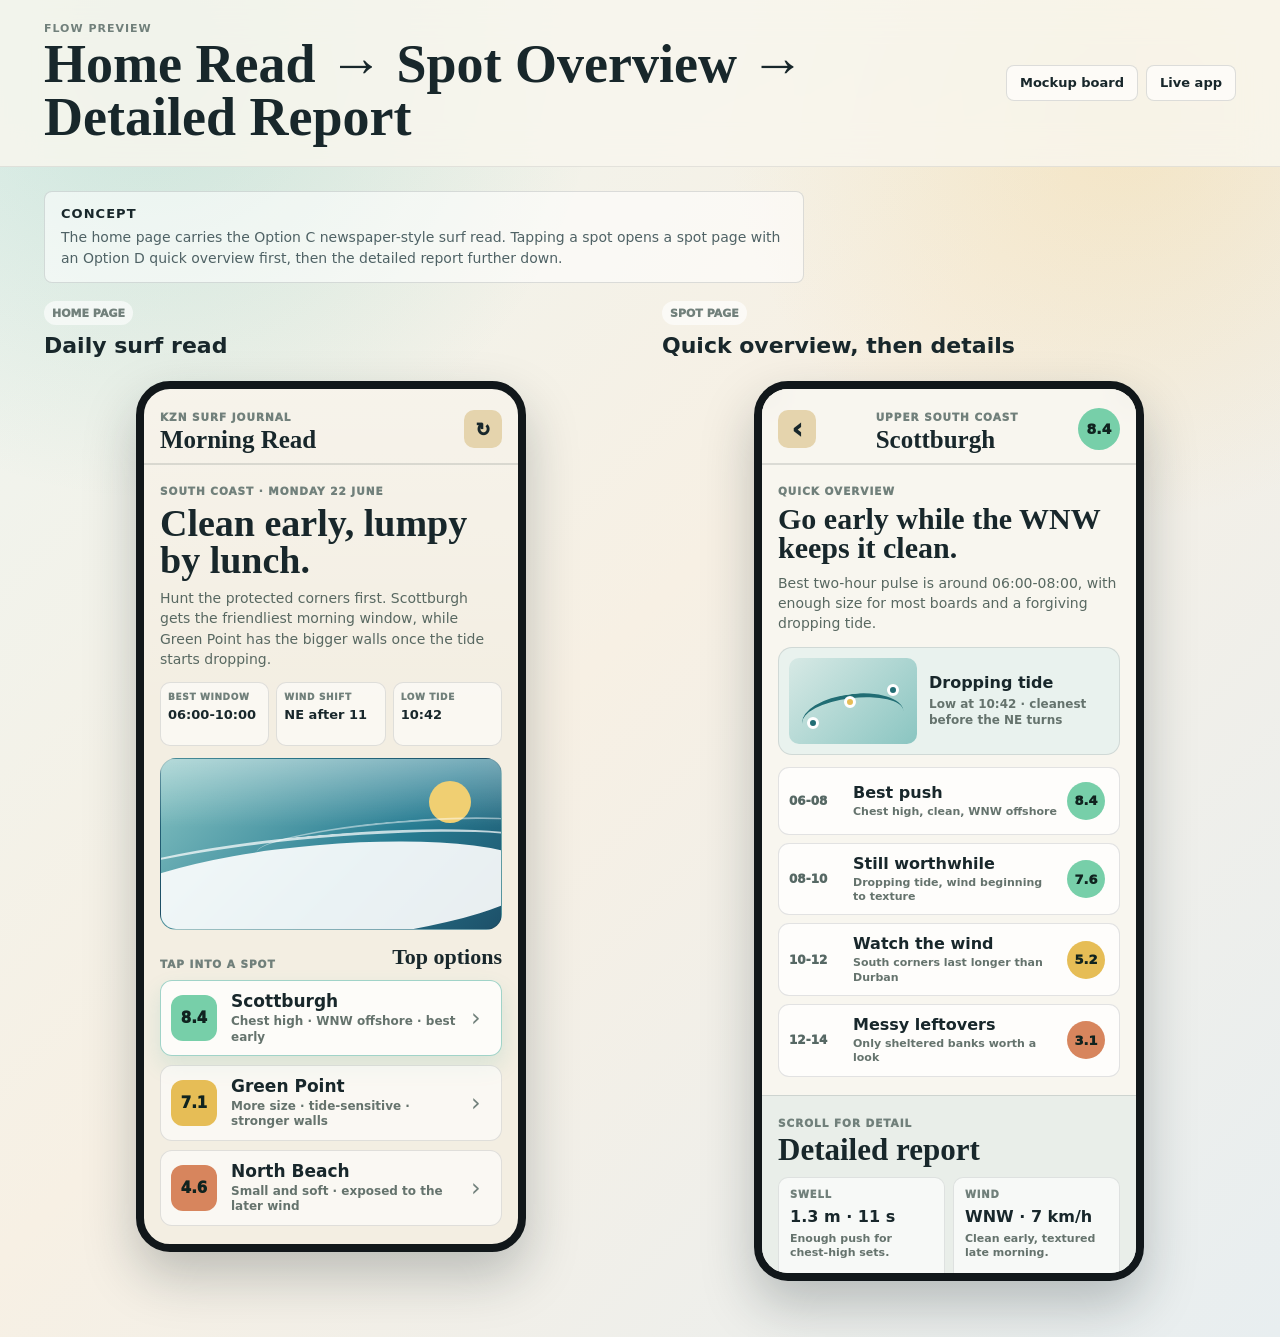
<file: flow-preview.html>
<!DOCTYPE html>
<html lang="en">
<head>
  <meta charset="UTF-8" />
  <meta name="viewport" content="width=device-width, initial-scale=1.0, viewport-fit=cover" />
  <title>KZN Surf Flow Preview</title>
  <link rel="stylesheet" href="flow-preview.css" />
</head>
<body>
  <header class="preview-header">
    <div>
      <p class="eyebrow">Flow preview</p>
      <h1>Home Read → Spot Overview → Detailed Report</h1>
    </div>
    <nav aria-label="Preview links">
      <a href="mockups.html">Mockup board</a>
      <a href="index.html">Live app</a>
    </nav>
  </header>

  <main>
    <section class="flow-note">
      <b>Concept</b>
      <p>The home page carries the Option C newspaper-style surf read. Tapping a spot opens a spot page with an Option D quick overview first, then the detailed report further down.</p>
    </section>

    <section class="prototype" aria-label="Home and spot detail preview">
      <article class="stage">
        <div class="stage-label">
          <span>Home page</span>
          <b>Daily surf read</b>
        </div>

        <div class="phone home-phone">
          <header class="masthead">
            <div>
              <span>KZN Surf Journal</span>
              <h2>Morning Read</h2>
            </div>
            <button aria-label="Refresh">↻</button>
          </header>

          <section class="home-story">
            <span>South Coast · Monday 22 June</span>
            <h3>Clean early, lumpy by lunch.</h3>
            <p>Hunt the protected corners first. Scottburgh gets the friendliest morning window, while Green Point has the bigger walls once the tide starts dropping.</p>
          </section>

          <section class="today-strip" aria-label="Daily timing">
            <div>
              <span>Best window</span>
              <b>06:00-10:00</b>
            </div>
            <div>
              <span>Wind shift</span>
              <b>NE after 11</b>
            </div>
            <div>
              <span>Low tide</span>
              <b>10:42</b>
            </div>
          </section>

          <section class="home-visual" aria-label="Surf illustration">
            <div class="sun"></div>
            <div class="wave wave-a"></div>
            <div class="wave wave-b"></div>
            <div class="wave wave-c"></div>
          </section>

          <section class="spot-picks" aria-label="Spot picks">
            <div class="section-head">
              <span>Tap into a spot</span>
              <b>Top options</b>
            </div>

            <button class="spot-card active" data-spot="Scottburgh">
              <span class="rating good">8.4</span>
              <span class="spot-copy">
                <b>Scottburgh</b>
                <em>Chest high · WNW offshore · best early</em>
              </span>
              <span class="arrow">›</span>
            </button>
            <button class="spot-card" data-spot="Green Point">
              <span class="rating goodish">7.1</span>
              <span class="spot-copy">
                <b>Green Point</b>
                <em>More size · tide-sensitive · stronger walls</em>
              </span>
              <span class="arrow">›</span>
            </button>
            <button class="spot-card" data-spot="North Beach">
              <span class="rating fair">4.6</span>
              <span class="spot-copy">
                <b>North Beach</b>
                <em>Small and soft · exposed to the later wind</em>
              </span>
              <span class="arrow">›</span>
            </button>
          </section>
        </div>
      </article>

      <article class="stage">
        <div class="stage-label">
          <span>Spot page</span>
          <b>Quick overview, then details</b>
        </div>

        <div class="phone detail-phone">
          <header class="spot-mast">
            <button aria-label="Back to home">‹</button>
            <div>
              <span id="detailRegion">Upper South Coast</span>
              <h2 id="detailName">Scottburgh</h2>
            </div>
            <strong id="detailScore">8.4</strong>
          </header>

          <section class="quick-read">
            <span>Quick overview</span>
            <h3 id="detailHeadline">Go early while the WNW keeps it clean.</h3>
            <p id="detailSummary">Best two-hour pulse is around 06:00-08:00, with enough size for most boards and a forgiving dropping tide.</p>
          </section>

          <section class="overview-card">
            <div class="tide-sketch" aria-hidden="true">
              <span class="tide-dot low"></span>
              <span class="tide-dot now"></span>
              <span class="tide-dot high"></span>
            </div>
            <div>
              <b>Dropping tide</b>
              <span>Low at 10:42 · cleanest before the NE turns</span>
            </div>
          </section>

          <section class="two-hour-overview" aria-label="Two hour overview">
            <article class="slot best">
              <time>06-08</time>
              <div>
                <b id="slotOneTitle">Best push</b>
                <span id="slotOneText">Chest high, clean, WNW offshore</span>
              </div>
              <em id="slotOneRating">8.4</em>
            </article>
            <article class="slot good">
              <time>08-10</time>
              <div>
                <b>Still worthwhile</b>
                <span>Dropping tide, wind beginning to texture</span>
              </div>
              <em>7.6</em>
            </article>
            <article class="slot watch">
              <time>10-12</time>
              <div>
                <b>Watch the wind</b>
                <span>South corners last longer than Durban</span>
              </div>
              <em>5.2</em>
            </article>
            <article class="slot poor">
              <time>12-14</time>
              <div>
                <b>Messy leftovers</b>
                <span>Only sheltered banks worth a look</span>
              </div>
              <em>3.1</em>
            </article>
          </section>

          <section class="detail-report">
            <div class="report-title">
              <span>Scroll for detail</span>
              <h3>Detailed report</h3>
            </div>

            <div class="factor-grid">
              <article>
                <span>Swell</span>
                <b id="swellDetail">1.3 m · 11 s</b>
                <em>Enough push for chest-high sets.</em>
              </article>
              <article>
                <span>Wind</span>
                <b id="windDetail">WNW · 7 km/h</b>
                <em>Clean early, textured late morning.</em>
              </article>
              <article>
                <span>Shape</span>
                <b id="shapeDetail">Peeling corners</b>
                <em>Banks favour the dropping tide.</em>
              </article>
              <article>
                <span>Water</span>
                <b>21°C</b>
                <em>Comfortable with a light suit.</em>
              </article>
            </div>

            <section class="report-panel">
              <div class="panel-head">
                <b>Tide curve</b>
                <span>Now to sunset</span>
              </div>
              <div class="wide-curve">
                <span class="marker m1"></span>
                <span class="marker m2"></span>
                <span class="marker m3"></span>
              </div>
            </section>

            <section class="report-panel">
              <div class="panel-head">
                <b>Hour by hour</b>
                <span>Readable detail after the recap</span>
              </div>
              <div class="hour-table">
                <div><time>06:00</time><span>8.4</span><b>Clean</b><em>Chest · WNW</em></div>
                <div><time>08:00</time><span>7.6</span><b>Good</b><em>Chest · cross-off</em></div>
                <div><time>10:00</time><span>5.2</span><b>Fair</b><em>Texture building</em></div>
                <div><time>12:00</time><span>3.1</span><b>Poor</b><em>Onshore wobble</em></div>
                <div><time>14:00</time><span>2.8</span><b>Poor</b><em>Messy, weak</em></div>
              </div>
            </section>
          </section>
        </div>
      </article>
    </section>
  </main>

  <script src="flow-preview.js"></script>
</body>
</html>
</file>
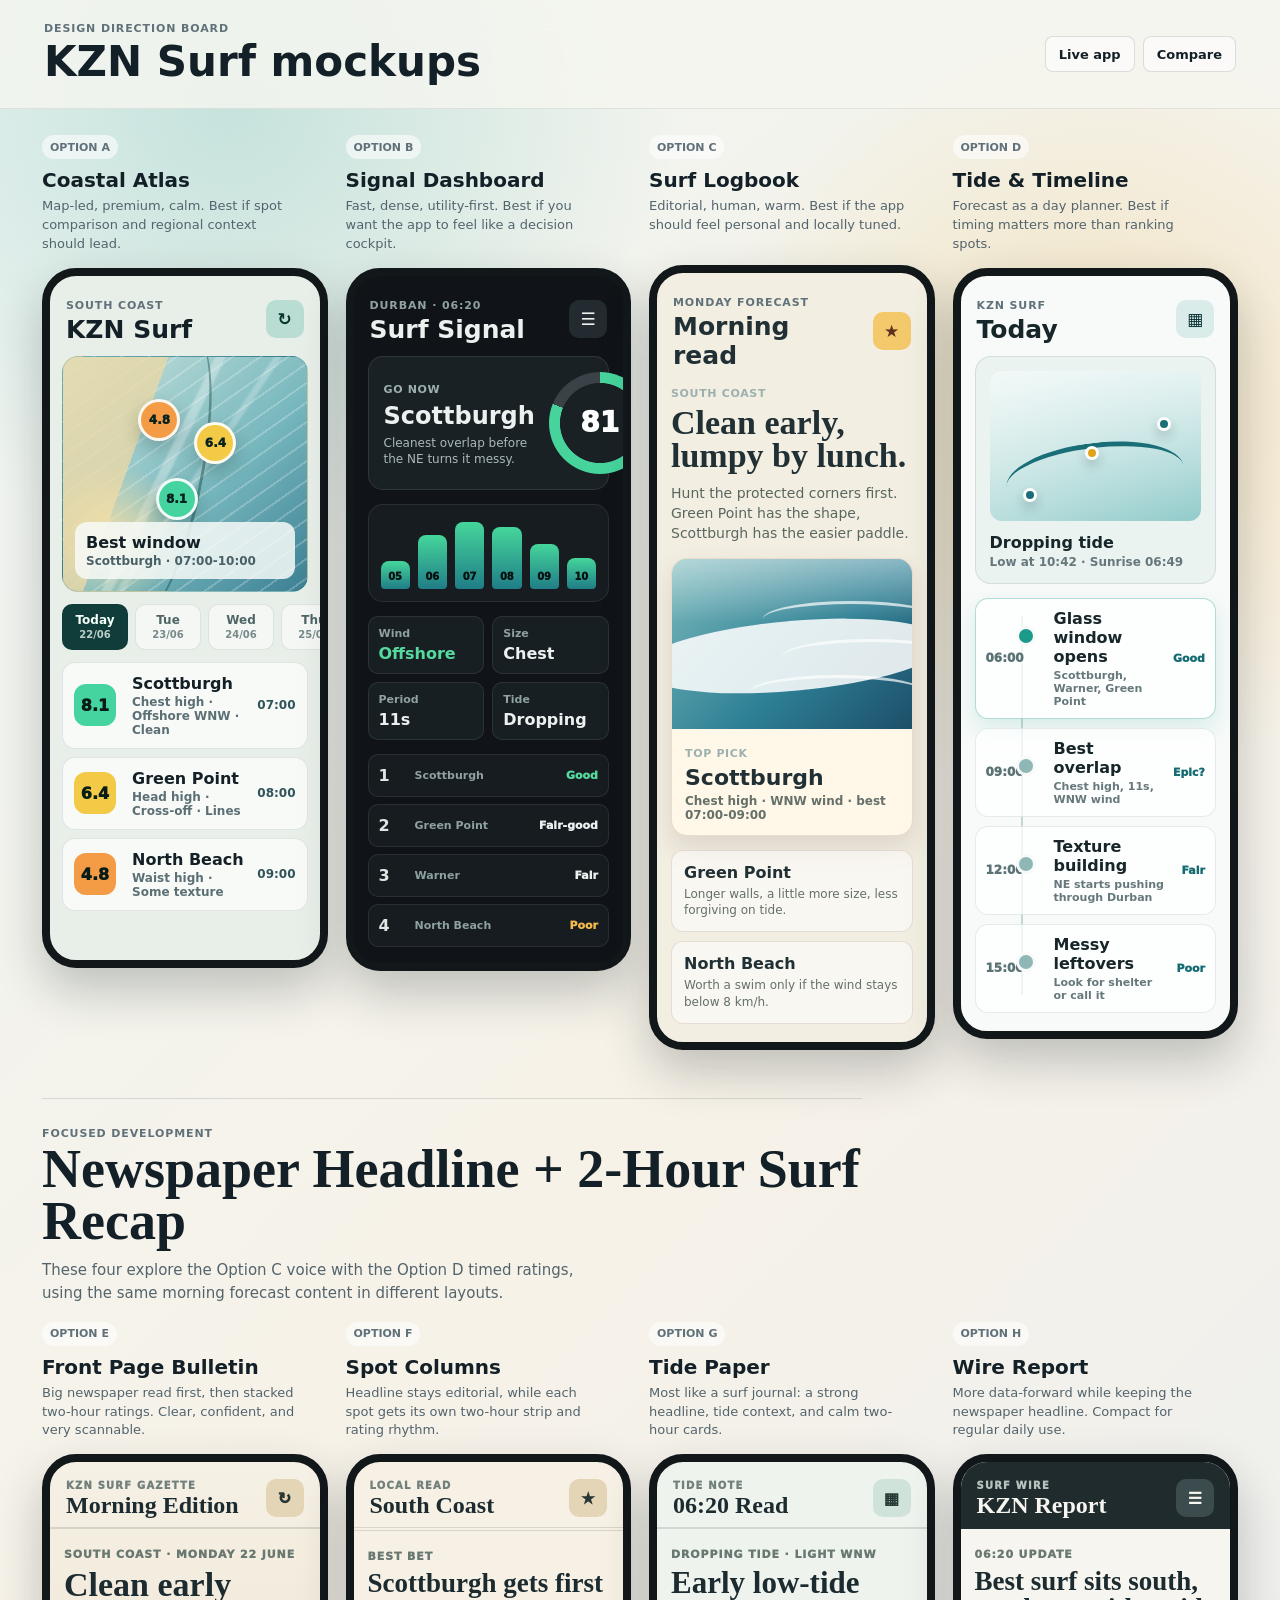
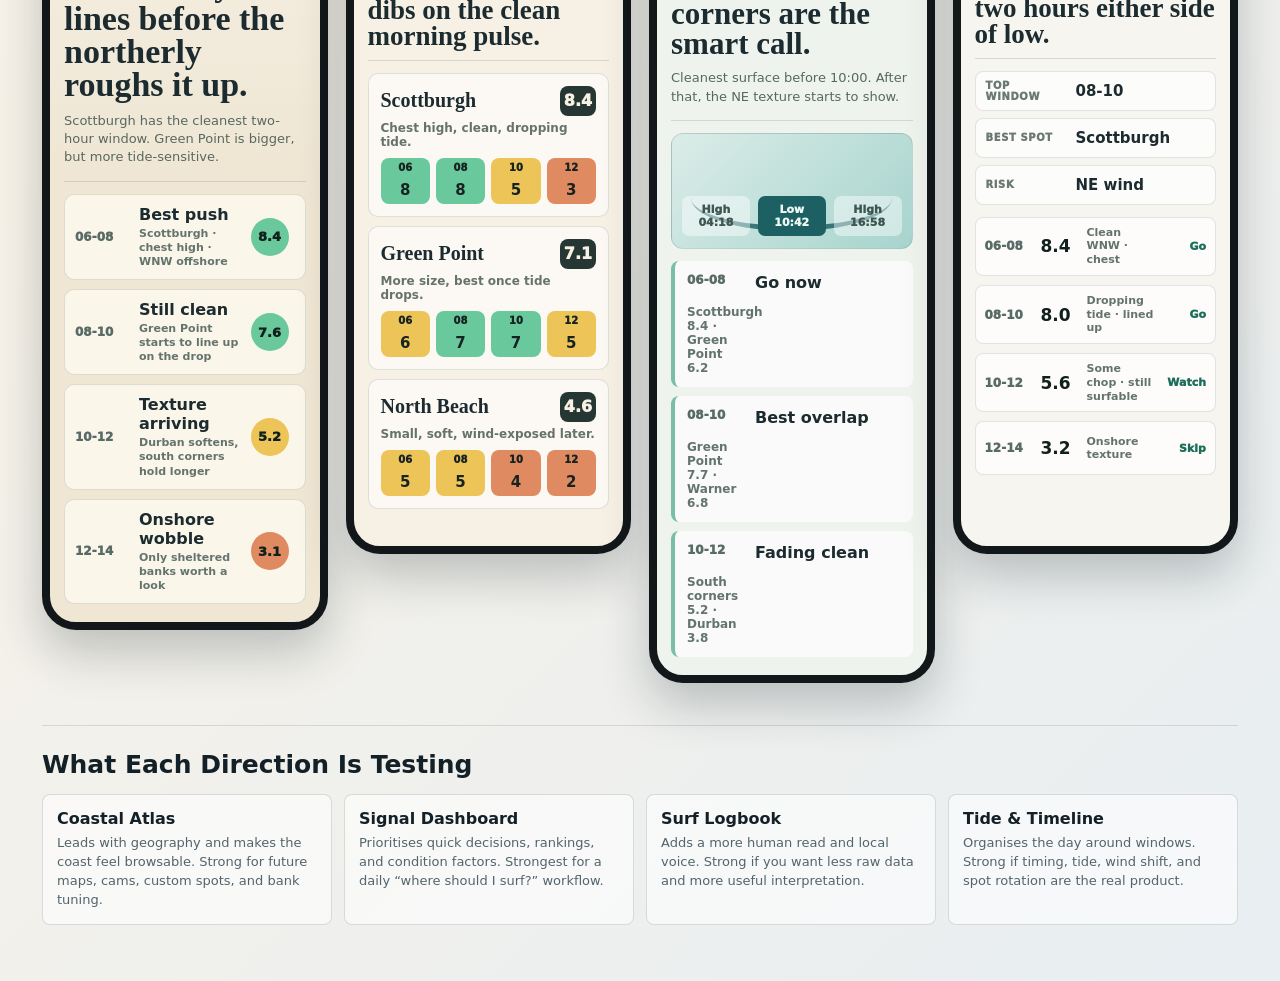
<file: mockups.html>
<!DOCTYPE html>
<html lang="en">
<head>
  <meta charset="UTF-8" />
  <meta name="viewport" content="width=device-width, initial-scale=1.0, viewport-fit=cover" />
  <title>KZN Surf Design Mockups</title>
  <link rel="stylesheet" href="mockups.css" />
</head>
<body>
  <header class="board-header">
    <div>
      <p class="eyebrow">Design direction board</p>
      <h1>KZN Surf mockups</h1>
    </div>
    <div class="view-tools" aria-label="Board tools">
      <a href="index.html">Live app</a>
      <a href="#compare">Compare</a>
    </div>
  </header>

  <main>
    <section class="direction-grid" aria-label="Surf app design options">
      <article class="direction direction-atlas">
        <div class="direction-note">
          <span>Option A</span>
          <b>Coastal Atlas</b>
          <p>Map-led, premium, calm. Best if spot comparison and regional context should lead.</p>
        </div>
        <div class="phone atlas-phone" aria-label="Coastal Atlas mobile mockup">
          <header class="phone-top">
            <div>
              <span class="tiny">South Coast</span>
              <h2>KZN Surf</h2>
            </div>
            <button aria-label="Refresh">↻</button>
          </header>

          <section class="atlas-map">
            <div class="map-line"></div>
            <span class="pin pin-a">8.1</span>
            <span class="pin pin-b">6.4</span>
            <span class="pin pin-c">4.8</span>
            <div class="map-label">
              <b>Best window</b>
              <span>Scottburgh · 07:00-10:00</span>
            </div>
          </section>

          <nav class="compact-tabs" aria-label="Forecast days">
            <button class="active">Today<br><span>22/06</span></button>
            <button>Tue<br><span>23/06</span></button>
            <button>Wed<br><span>24/06</span></button>
            <button>Thu<br><span>25/06</span></button>
          </nav>

          <section class="spot-list">
            <article class="atlas-card">
              <div class="score good">8.1</div>
              <div>
                <b>Scottburgh</b>
                <span>Chest high · Offshore WNW · Clean</span>
              </div>
              <em>07:00</em>
            </article>
            <article class="atlas-card">
              <div class="score ok">6.4</div>
              <div>
                <b>Green Point</b>
                <span>Head high · Cross-off · Lines</span>
              </div>
              <em>08:00</em>
            </article>
            <article class="atlas-card">
              <div class="score fair">4.8</div>
              <div>
                <b>North Beach</b>
                <span>Waist high · Some texture</span>
              </div>
              <em>09:00</em>
            </article>
          </section>
        </div>
      </article>

      <article class="direction direction-signal">
        <div class="direction-note">
          <span>Option B</span>
          <b>Signal Dashboard</b>
          <p>Fast, dense, utility-first. Best if you want the app to feel like a decision cockpit.</p>
        </div>
        <div class="phone signal-phone" aria-label="Signal Dashboard mobile mockup">
          <header class="phone-top">
            <div>
              <span class="tiny">Durban · 06:20</span>
              <h2>Surf Signal</h2>
            </div>
            <button aria-label="Filter">☰</button>
          </header>

          <section class="signal-hero">
            <div class="hero-reading">
              <span>Go now</span>
              <b>Scottburgh</b>
              <p>Cleanest overlap before the NE turns it messy.</p>
            </div>
            <div class="dial" aria-label="Condition score">81</div>
          </section>

          <section class="signal-strip" aria-label="Hourly score">
            <span style="height: 38%">05</span>
            <span style="height: 74%">06</span>
            <span style="height: 92%">07</span>
            <span style="height: 86%">08</span>
            <span style="height: 62%">09</span>
            <span style="height: 42%">10</span>
          </section>

          <section class="matrix">
            <div><span>Wind</span><b class="positive">Offshore</b></div>
            <div><span>Size</span><b>Chest</b></div>
            <div><span>Period</span><b>11s</b></div>
            <div><span>Tide</span><b>Dropping</b></div>
          </section>

          <section class="rank-table">
            <div><b>1</b><span>Scottburgh</span><em class="positive">Good</em></div>
            <div><b>2</b><span>Green Point</span><em>Fair-good</em></div>
            <div><b>3</b><span>Warner</span><em>Fair</em></div>
            <div><b>4</b><span>North Beach</span><em class="warning">Poor</em></div>
          </section>
        </div>
      </article>

      <article class="direction direction-logbook">
        <div class="direction-note">
          <span>Option C</span>
          <b>Surf Logbook</b>
          <p>Editorial, human, warm. Best if the app should feel personal and locally tuned.</p>
        </div>
        <div class="phone logbook-phone" aria-label="Surf Logbook mobile mockup">
          <header class="phone-top">
            <div>
              <span class="tiny">Monday forecast</span>
              <h2>Morning read</h2>
            </div>
            <button aria-label="Saved spots">★</button>
          </header>

          <section class="journal-hero">
            <span>South Coast</span>
            <h3>Clean early, lumpy by lunch.</h3>
            <p>Hunt the protected corners first. Green Point has the shape, Scottburgh has the easier paddle.</p>
          </section>

          <section class="postcard">
            <div class="postcard-water">
              <span></span><span></span><span></span>
            </div>
            <div class="postcard-copy">
              <span>Top pick</span>
              <b>Scottburgh</b>
              <p>Chest high · WNW wind · best 07:00-09:00</p>
            </div>
          </section>

          <section class="note-list">
            <article>
              <b>Green Point</b>
              <p>Longer walls, a little more size, less forgiving on tide.</p>
            </article>
            <article>
              <b>North Beach</b>
              <p>Worth a swim only if the wind stays below 8 km/h.</p>
            </article>
          </section>
        </div>
      </article>

      <article class="direction direction-tide">
        <div class="direction-note">
          <span>Option D</span>
          <b>Tide & Timeline</b>
          <p>Forecast as a day planner. Best if timing matters more than ranking spots.</p>
        </div>
        <div class="phone tide-phone" aria-label="Tide and Timeline mobile mockup">
          <header class="phone-top">
            <div>
              <span class="tiny">KZN Surf</span>
              <h2>Today</h2>
            </div>
            <button aria-label="Calendar">▦</button>
          </header>

          <section class="tide-card">
            <div class="tide-curve">
              <span class="dot low"></span>
              <span class="dot now"></span>
              <span class="dot high"></span>
            </div>
            <div class="tide-meta">
              <b>Dropping tide</b>
              <span>Low at 10:42 · Sunrise 06:49</span>
            </div>
          </section>

          <section class="timeline">
            <article class="now">
              <time>06:00</time>
              <div>
                <b>Glass window opens</b>
                <span>Scottburgh, Warner, Green Point</span>
              </div>
              <em>Good</em>
            </article>
            <article>
              <time>09:00</time>
              <div>
                <b>Best overlap</b>
                <span>Chest high, 11s, WNW wind</span>
              </div>
              <em>Epic?</em>
            </article>
            <article>
              <time>12:00</time>
              <div>
                <b>Texture building</b>
                <span>NE starts pushing through Durban</span>
              </div>
              <em>Fair</em>
            </article>
            <article>
              <time>15:00</time>
              <div>
                <b>Messy leftovers</b>
                <span>Look for shelter or call it</span>
              </div>
              <em>Poor</em>
            </article>
          </section>
        </div>
      </article>
    </section>

    <section class="focus-intro" aria-label="Focused newspaper timeline concepts">
      <p class="eyebrow">Focused development</p>
      <h2>Newspaper Headline + 2-Hour Surf Recap</h2>
      <p>These four explore the Option C voice with the Option D timed ratings, using the same morning forecast content in different layouts.</p>
    </section>

    <section class="direction-grid focused-grid" aria-label="Focused hybrid design options">
      <article class="direction direction-bulletin">
        <div class="direction-note">
          <span>Option E</span>
          <b>Front Page Bulletin</b>
          <p>Big newspaper read first, then stacked two-hour ratings. Clear, confident, and very scannable.</p>
        </div>
        <div class="phone hybrid-phone bulletin-phone" aria-label="Front Page Bulletin mobile mockup">
          <header class="paper-mast">
            <div>
              <span class="paper-kicker">KZN Surf Gazette</span>
              <h2>Morning Edition</h2>
            </div>
            <button aria-label="Refresh">↻</button>
          </header>

          <section class="headline-block">
            <span>South Coast · Monday 22 June</span>
            <h3>Clean early lines before the northerly roughs it up.</h3>
            <p>Scottburgh has the cleanest two-hour window. Green Point is bigger, but more tide-sensitive.</p>
          </section>

          <section class="two-hour-list">
            <article class="rated good">
              <time>06-08</time>
              <div>
                <b>Best push</b>
                <span>Scottburgh · chest high · WNW offshore</span>
              </div>
              <em>8.4</em>
            </article>
            <article class="rated good">
              <time>08-10</time>
              <div>
                <b>Still clean</b>
                <span>Green Point starts to line up on the drop</span>
              </div>
              <em>7.6</em>
            </article>
            <article class="rated fair">
              <time>10-12</time>
              <div>
                <b>Texture arriving</b>
                <span>Durban softens, south corners hold longer</span>
              </div>
              <em>5.2</em>
            </article>
            <article class="rated poor">
              <time>12-14</time>
              <div>
                <b>Onshore wobble</b>
                <span>Only sheltered banks worth a look</span>
              </div>
              <em>3.1</em>
            </article>
          </section>
        </div>
      </article>

      <article class="direction direction-columns">
        <div class="direction-note">
          <span>Option F</span>
          <b>Spot Columns</b>
          <p>Headline stays editorial, while each spot gets its own two-hour strip and rating rhythm.</p>
        </div>
        <div class="phone hybrid-phone columns-phone" aria-label="Spot Columns mobile mockup">
          <header class="paper-mast">
            <div>
              <span class="paper-kicker">Local read</span>
              <h2>South Coast</h2>
            </div>
            <button aria-label="Saved spots">★</button>
          </header>

          <section class="headline-block compact">
            <span>Best bet</span>
            <h3>Scottburgh gets first dibs on the clean morning pulse.</h3>
          </section>

          <section class="spot-columns">
            <article>
              <div class="spot-column-head">
                <b>Scottburgh</b>
                <em>8.4</em>
              </div>
              <p>Chest high, clean, dropping tide.</p>
              <div class="mini-hours">
                <span class="good">06<br><b>8</b></span>
                <span class="good">08<br><b>8</b></span>
                <span class="fair">10<br><b>5</b></span>
                <span class="poor">12<br><b>3</b></span>
              </div>
            </article>
            <article>
              <div class="spot-column-head">
                <b>Green Point</b>
                <em>7.1</em>
              </div>
              <p>More size, best once tide drops.</p>
              <div class="mini-hours">
                <span class="fair">06<br><b>6</b></span>
                <span class="good">08<br><b>7</b></span>
                <span class="good">10<br><b>7</b></span>
                <span class="fair">12<br><b>5</b></span>
              </div>
            </article>
            <article>
              <div class="spot-column-head">
                <b>North Beach</b>
                <em>4.6</em>
              </div>
              <p>Small, soft, wind-exposed later.</p>
              <div class="mini-hours">
                <span class="fair">06<br><b>5</b></span>
                <span class="fair">08<br><b>5</b></span>
                <span class="poor">10<br><b>4</b></span>
                <span class="poor">12<br><b>2</b></span>
              </div>
            </article>
          </section>
        </div>
      </article>

      <article class="direction direction-tidepaper">
        <div class="direction-note">
          <span>Option G</span>
          <b>Tide Paper</b>
          <p>Most like a surf journal: a strong headline, tide context, and calm two-hour cards.</p>
        </div>
        <div class="phone hybrid-phone tidepaper-phone" aria-label="Tide Paper mobile mockup">
          <header class="paper-mast">
            <div>
              <span class="paper-kicker">Tide note</span>
              <h2>06:20 Read</h2>
            </div>
            <button aria-label="Calendar">▦</button>
          </header>

          <section class="headline-block">
            <span>Dropping tide · light WNW</span>
            <h3>Early low-tide corners are the smart call.</h3>
            <p>Cleanest surface before 10:00. After that, the NE texture starts to show.</p>
          </section>

          <section class="tide-ribbon" aria-label="Tide summary">
            <div class="ribbon-curve"></div>
            <span>High 04:18</span>
            <b>Low 10:42</b>
            <span>High 16:58</span>
          </section>

          <section class="quiet-hours">
            <article>
              <time>06-08</time>
              <b>Go now</b>
              <span>Scottburgh 8.4 · Green Point 6.2</span>
            </article>
            <article>
              <time>08-10</time>
              <b>Best overlap</b>
              <span>Green Point 7.7 · Warner 6.8</span>
            </article>
            <article>
              <time>10-12</time>
              <b>Fading clean</b>
              <span>South corners 5.2 · Durban 3.8</span>
            </article>
          </section>
        </div>
      </article>

      <article class="direction direction-wire">
        <div class="direction-note">
          <span>Option H</span>
          <b>Wire Report</b>
          <p>More data-forward while keeping the newspaper headline. Compact for regular daily use.</p>
        </div>
        <div class="phone hybrid-phone wire-phone" aria-label="Wire Report mobile mockup">
          <header class="paper-mast">
            <div>
              <span class="paper-kicker">Surf wire</span>
              <h2>KZN Report</h2>
            </div>
            <button aria-label="Settings">☰</button>
          </header>

          <section class="headline-block compact">
            <span>06:20 update</span>
            <h3>Best surf sits south, two hours either side of low.</h3>
          </section>

          <section class="wire-score">
            <div>
              <span>Top window</span>
              <b>08-10</b>
            </div>
            <div>
              <span>Best spot</span>
              <b>Scottburgh</b>
            </div>
            <div>
              <span>Risk</span>
              <b>NE wind</b>
            </div>
          </section>

          <section class="wire-rows">
            <article>
              <time>06-08</time>
              <b>8.4</b>
              <span>Clean WNW · chest</span>
              <em>Go</em>
            </article>
            <article>
              <time>08-10</time>
              <b>8.0</b>
              <span>Dropping tide · lined up</span>
              <em>Go</em>
            </article>
            <article>
              <time>10-12</time>
              <b>5.6</b>
              <span>Some chop · still surfable</span>
              <em>Watch</em>
            </article>
            <article>
              <time>12-14</time>
              <b>3.2</b>
              <span>Onshore texture</span>
              <em>Skip</em>
            </article>
          </section>
        </div>
      </article>
    </section>

    <section id="compare" class="compare">
      <h2>What Each Direction Is Testing</h2>
      <div class="compare-grid">
        <article>
          <b>Coastal Atlas</b>
          <p>Leads with geography and makes the coast feel browsable. Strong for future maps, cams, custom spots, and bank tuning.</p>
        </article>
        <article>
          <b>Signal Dashboard</b>
          <p>Prioritises quick decisions, rankings, and condition factors. Strongest for a daily “where should I surf?” workflow.</p>
        </article>
        <article>
          <b>Surf Logbook</b>
          <p>Adds a more human read and local voice. Strong if you want less raw data and more useful interpretation.</p>
        </article>
        <article>
          <b>Tide & Timeline</b>
          <p>Organises the day around windows. Strong if timing, tide, wind shift, and spot rotation are the real product.</p>
        </article>
      </div>
    </section>
  </main>
</body>
</html>
</file>
<file: styles.css>
/* ── Base layer: structure + the light "paper" theme defined in the active
   :root further down. The dark colour tokens that used to sit here were dead
   (every variable is redefined in the active :root), so they were removed.
   If you ever want a real dark mode, reintroduce them as a separate file. ── */
* { box-sizing: border-box; margin: 0; padding: 0; -webkit-tap-highlight-color: transparent; }
html, body { background: var(--bg); color: var(--text);
  font-family: -apple-system, BlinkMacSystemFont, "Segoe UI", Roboto, sans-serif; }
body { padding-bottom: env(safe-area-inset-bottom); max-width: 720px; margin: 0 auto;
  min-height: 100vh; display: flex; flex-direction: column; }

/* header */
.app-header { display: flex; align-items: center; justify-content: space-between;
  padding: 14px 16px calc(12px); padding-top: calc(14px + env(safe-area-inset-top));
  position: sticky; top: 0; z-index: 10;
  background: linear-gradient(180deg, var(--bg) 70%, transparent);
  backdrop-filter: blur(6px); }
.title { display: flex; align-items: baseline; gap: 10px; }
.title h1 { font-size: 22px; font-weight: 800; letter-spacing: -0.5px; }
.subtitle { color: var(--muted); font-size: 12px; font-weight: 600; }
.icon-btn { background: var(--card); color: var(--text); border: 1px solid var(--line);
  width: 44px; height: 44px; border-radius: 12px; font-size: 18px; cursor: pointer; }
.icon-btn:active { transform: scale(0.94); }

/* main pages */
.view-tabs { display: grid; grid-template-columns: 1fr 1fr; gap: 8px; padding: 0 16px 10px; }
.view-tab { background: var(--card); border: 1px solid var(--line); color: var(--muted);
  border-radius: 12px; min-height: 44px; font-size: 13px; font-weight: 800; cursor: pointer; }
.view-tab.active { background: var(--accent); border-color: var(--accent); color: #042133; }
.view-tab:active { transform: scale(0.98); }

/* day tabs */
.day-tabs { display: flex; gap: 8px; overflow-x: auto; padding: 4px 16px 12px;
  scrollbar-width: none; }
.day-tabs::-webkit-scrollbar { display: none; }
.day-tab { flex: 0 0 auto; background: var(--card); border: 1px solid var(--line);
  border-radius: 12px; padding: 9px 14px; color: var(--muted); cursor: pointer;
  display: flex; flex-direction: column; align-items: center; min-width: 56px; }
.day-tab.active { background: var(--accent); border-color: var(--accent); color: #042133; }
.dt-name { font-size: 13px; font-weight: 700; }
.dt-date { font-size: 10px; opacity: 0.85; }

/* ask bar */
.ask { padding: 0 16px 12px; }
.ask-form { display: flex; gap: 8px; }
.ask-input { flex: 1; min-width: 0; background: var(--card); border: 1px solid var(--line);
  color: var(--text); border-radius: 12px; min-height: 46px; padding: 0 14px;
  font-size: 15px; font-weight: 600; }
.ask-input::placeholder { color: var(--muted); font-weight: 600; }
.ask-input:focus { outline: none; border-color: var(--accent);
  box-shadow: 0 0 0 3px rgba(31,156,131,0.16); }
.ask-submit { flex: 0 0 auto; background: var(--accent); border: 1px solid var(--accent);
  color: #042133; border-radius: 12px; min-height: 46px; padding: 0 18px;
  font-size: 14px; font-weight: 800; cursor: pointer; }
.ask-submit:active { transform: scale(0.97); }
.ask-clear[hidden] { display: none; }
.ask-clear { flex: 0 0 auto; background: var(--card2); border: 1px solid var(--line);
  color: var(--muted); border-radius: 12px; min-height: 46px; padding: 0 12px;
  font-size: 12px; font-weight: 800; cursor: pointer; }
.ask-clear:hover { border-color: var(--accent); color: var(--text); }
.ask-clear:active { transform: scale(0.97); }
.ask-egs { display: flex; flex-wrap: wrap; gap: 6px; margin-top: 8px; }
.ask-eg { background: var(--card); border: 1px solid var(--line); color: var(--muted);
  border-radius: 999px; padding: 6px 11px; font-size: 11px; font-weight: 700; cursor: pointer; }
.ask-eg:hover { border-color: var(--accent); color: var(--text); }
.ask-answer[hidden] { display: none; }
.ask-answer { margin-top: 10px; }
.ask-card { background: var(--card); border: 1px solid var(--line); border-left-width: 4px;
  border-radius: 12px; padding: 12px 14px; }
.ask-card.epic   { border-left-color: var(--epic); }
.ask-card.good   { border-left-color: var(--good); }
.ask-card.okgood { border-left-color: var(--okgood); }
.ask-card.fair   { border-left-color: var(--fair); }
.ask-card.poor   { border-left-color: var(--poor); }
.ask-verdict { font-size: 15px; font-weight: 700; color: var(--text); line-height: 1.35; }
.ask-verdict b { font-weight: 900; }
.ask-detail { font-size: 12px; color: var(--muted); font-weight: 700; margin-top: 5px; }
.ask-peak { font-size: 12px; color: var(--accent); font-weight: 800; margin-top: 3px; }
.ask-note { font-size: 11px; color: var(--muted); font-weight: 600; margin-top: 5px; font-style: italic; }
.ask-view { margin-top: 10px; background: var(--card2); border: 1px solid var(--line);
  color: var(--text); border-radius: 10px; min-height: 38px; padding: 0 14px;
  font-size: 12px; font-weight: 800; cursor: pointer; }
.ask-view:hover { border-color: var(--accent); }
.ask-view:active { transform: scale(0.98); }

/* break list */
.break-list { flex: 1; padding: 0 12px 24px; display: flex; flex-direction: column; gap: 10px; }
.loading { text-align: center; color: var(--muted); padding: 60px 20px; }
.loading.error { color: #f2b3ae; }
.loading button { margin-top: 12px; background: var(--accent); border: 0; color: #042133;
  font-weight: 700; padding: 8px 18px; border-radius: 10px; cursor: pointer; }

/* break card */
.break-card { background: var(--card); border: 1px solid var(--line); border-radius: 16px;
  overflow: hidden; }
.card-head { display: flex; align-items: stretch; gap: 11px; padding: 12px; cursor: pointer; }

/* size shown as a body-height block, not a number */
.size-block { flex: 0 0 72px; border-radius: 12px; display: flex; flex-direction: column;
  align-items: center; justify-content: center; padding: 8px 4px; color: #07131c; text-align: center; }
.size-text { font-size: 13px; font-weight: 800; line-height: 1.05; }
.size-sub  { font-size: 9px; font-weight: 700; margin-top: 4px; opacity: 0.8; }
/* size gradient: small = cool/blue, big = warm/strong */
.size-block.sz0 { background: #5a6b7a; color: #cdd9e3; }
.size-block.sz1 { background: #4aa6c9; }
.size-block.sz2 { background: #3fbf9f; }
.size-block.sz3 { background: #45c277; }
.size-block.sz4 { background: #6cc73f; }
.size-block.sz5 { background: #c2d13a; }
.size-block.sz6 { background: #f0902b; }
.size-block.sz7 { background: #e0524a; color: #fff; }

.card-main { flex: 1; min-width: 0; display: flex; flex-direction: column; gap: 7px; justify-content: center; }
.bname { font-size: 15px; font-weight: 700; display: flex; align-items: center; flex-wrap: wrap; gap: 6px; }
.region { font-size: 11px; color: var(--muted); font-weight: 600; }
.fav { background: none; border: 0; cursor: pointer; font-size: 17px; line-height: 1; padding: 0;
  color: var(--muted); }
.fav.on { color: #f2c531; }
.fav:active { transform: scale(1.2); }
.overall { font-size: 9px; font-weight: 800; padding: 1px 7px; border-radius: 8px; color: #07131c; }
.overall.flat{background:var(--flat)} .overall.poor{background:var(--poor)}
.overall.fair{background:var(--fair)} .overall.okgood{background:var(--okgood)}
.overall.good{background:var(--good)} .overall.epic{background:var(--epic)}

/* component chips — one per axis, GREEN = good / ORANGE = middle / RED = bad */
.comp-grid { display: grid; grid-template-columns: 1fr 1fr; gap: 5px; }
.comp { display: flex; flex-direction: column; padding: 5px 9px; border-radius: 9px;
  border-left: 3px solid var(--flat); }
.comp .ck { font-size: 9px; text-transform: uppercase; letter-spacing: 0.4px; color: var(--muted); font-weight: 700; }
.comp .cv { font-size: 13px; font-weight: 800; }
.comp.good { background: rgba(63,191,111,0.14);  border-left-color: #3fbf6f; }
.comp.good .cv { color: #5fe08c; }
.comp.avg  { background: rgba(242,140,40,0.15);   border-left-color: #f2902b; }
.comp.avg .cv  { color: #ffa53d; }
.comp.poor { background: rgba(224,82,74,0.16);    border-left-color: #e0524a; }
.comp.poor .cv { color: #ff6f66; }
/* Size chip: neutral white value, left border tinted by size (magnitude, not good/bad) */
.comp.sz0,.comp.sz1,.comp.sz2,.comp.sz3,.comp.sz4,.comp.sz5,.comp.sz6,.comp.sz7 {
  background: rgba(255,255,255,0.04); }
.comp.sz0 .cv,.comp.sz1 .cv,.comp.sz2 .cv,.comp.sz3 .cv,.comp.sz4 .cv,
.comp.sz5 .cv,.comp.sz6 .cv,.comp.sz7 .cv { color: var(--text); }
.comp.sz0 { border-left-color: #5a6b7a; }
.comp.sz1 { border-left-color: #4aa6c9; }
.comp.sz2 { border-left-color: #3fbf9f; }
.comp.sz3 { border-left-color: #45c277; }
.comp.sz4 { border-left-color: #6cc73f; }
.comp.sz5 { border-left-color: #c2d13a; }
.comp.sz6 { border-left-color: #f0902b; }
.comp.sz7 { border-left-color: #e0524a; }

/* swell raw detail under the break name */
.swell-line { font-size: 11px; color: var(--muted); font-weight: 600; margin-top: -2px; }
.bank-line { font-size: 11px; color: var(--accent); font-weight: 800; margin-top: -2px; }

.card-side { flex: 0 0 auto; display: flex; flex-direction: column; align-items: flex-end;
  justify-content: space-between; }
.best { font-size: 10px; color: var(--accent); font-weight: 700; text-align: right; max-width: 70px; }
.chev { color: var(--muted); font-size: 14px; }

/* reorder arrows */
.reorder { display: flex; flex-direction: column; gap: 3px; }
.rbtn { background: var(--card2); border: 1px solid var(--line); color: var(--text);
  width: 30px; height: 24px; border-radius: 7px; font-size: 11px; cursor: pointer; line-height: 1; }
.rbtn:active { background: var(--accent); color: #042133; }

/* controls bar */
.controls { display: flex; flex-direction: column; gap: 8px; padding: 0 16px 10px; }
.controls:empty { display: none; }
.seg { display: inline-flex; background: var(--card); border: 1px solid var(--line);
  border-radius: 11px; padding: 3px; }
.seg-btn { background: transparent; border: 0; color: var(--muted); font-weight: 700;
  font-size: 12px; padding: 6px 14px; border-radius: 8px; cursor: pointer; }
.seg-btn.on { background: var(--accent); color: #042133; }
.tool-btn { background: var(--card); color: var(--text); border: 1px solid var(--line);
  border-radius: 10px; padding: 8px 12px; font-size: 12px; font-weight: 800; cursor: pointer; }
.tool-btn:active, .mini-btn:active, .danger-btn:active { transform: scale(0.97); }
.tool-panel, .bank-panel { background: var(--card); border: 1px solid var(--line);
  border-radius: 12px; padding: 12px; }
.tool-head { display: flex; align-items: flex-start; justify-content: space-between; gap: 12px;
  margin-bottom: 10px; }
.tool-head b { display: block; font-size: 13px; }
.tool-head span, .tool-note { display: block; color: var(--muted); font-size: 11px; line-height: 1.4; }
.tool-note b { color: var(--accent); }
.tool-link { color: var(--accent); font-size: 11px; font-weight: 800; text-decoration: none; white-space: nowrap; }
.form-grid { display: grid; grid-template-columns: repeat(2, minmax(0, 1fr)); gap: 8px; }
.field { display: flex; flex-direction: column; gap: 4px; min-width: 0; }
.field.wide { margin-top: 8px; }
.field span { color: var(--muted); font-size: 10px; font-weight: 800; text-transform: uppercase; letter-spacing: 0.4px; }
.field input, .field select { width: 100%; background: var(--bg2); border: 1px solid var(--line);
  color: var(--text); border-radius: 8px; min-height: 36px; padding: 7px 9px; font-size: 13px; font-weight: 700; }
.tool-actions { display: flex; gap: 8px; flex-wrap: wrap; margin-top: 10px; }
.spot-filters { display: grid; grid-template-columns: 1fr 150px; gap: 8px; }
.search-field { display: flex; flex-direction: column; gap: 4px; min-width: 0; }
.search-field span { color: var(--muted); font-size: 10px; font-weight: 800;
  text-transform: uppercase; letter-spacing: 0.4px; }
.search-field input, .search-field select { width: 100%; background: var(--bg2);
  border: 1px solid var(--line); color: var(--text); border-radius: 9px;
  min-height: 38px; padding: 8px 10px; font-size: 13px; font-weight: 700; }
.empty-state { margin: 8px 4px; background: var(--card); border: 1px solid var(--line);
  border-radius: 14px; padding: 18px; display: flex; flex-direction: column; gap: 10px;
  align-items: flex-start; }
.empty-state h2 { font-size: 18px; line-height: 1.2; }
.empty-state p { color: var(--muted); font-size: 13px; line-height: 1.45; }
.cam-status { font-size: 9px; font-weight: 900; padding: 1px 6px; border-radius: 7px; }
.cam-status.online { color: #0a2415; background: #3fbf6f; }
.cam-status.repair { color: #2b1704; background: #f0902b; }
@media (max-width: 520px) {
  .spot-filters { grid-template-columns: 1fr; }
}

/* live cam (Ocean Eye embed) */
.cam-ico { text-decoration: none; font-size: 14px; line-height: 1; }
.cam { margin-bottom: 14px; }
.cam-head { display: flex; justify-content: space-between; align-items: center;
  font-size: 12px; font-weight: 700; color: var(--text); margin-bottom: 6px; }
.cam-open { color: var(--accent); font-weight: 700; text-decoration: none; }
.cam-actions { display: flex; gap: 8px; flex-wrap: wrap; }
.cam-btn { font-size: 13px; font-weight: 700; padding: 9px 14px; border-radius: 10px;
  border: 1px solid var(--line); background: var(--card2); color: var(--text);
  cursor: pointer; text-decoration: none; display: inline-flex; align-items: center; }
.cam-btn.primary { background: var(--accent); border-color: var(--accent); color: #042133; }
.cam-btn:active { transform: scale(0.97); }
.cam-note { font-size: 10px; color: var(--muted); margin-top: 8px; line-height: 1.45; }
.cam-note b { color: var(--accent); }
.cam-more { margin-top: 8px; }
.cam-more summary { font-size: 11px; color: var(--muted); font-weight: 700; cursor: pointer; }
.cam-frame { width: 100%; height: 440px; border: 1px solid var(--line);
  border-radius: 12px; background: #000; display: block; margin-top: 8px; }

/* detail */
.detail { border-top: 1px solid var(--line); padding: 12px; background: var(--bg2); }
.detail-head { font-size: 13px; font-weight: 800; color: var(--text); margin-bottom: 8px; }
.detail-sub { font-size: 11px; font-weight: 700; color: var(--muted); text-transform: uppercase;
  letter-spacing: 0.5px; margin: 14px 0 6px; }
.detail-chips { margin-bottom: 12px; }

/* hard-number stat grid */
.stat-grid { display: grid; grid-template-columns: repeat(2, 1fr); gap: 6px; }
@media (min-width: 460px) { .stat-grid { grid-template-columns: repeat(3, 1fr); } }
.stat { display: flex; justify-content: space-between; align-items: baseline; gap: 8px;
  background: var(--card); border: 1px solid var(--line); border-radius: 8px; padding: 6px 10px; }
.stat .sk { font-size: 10px; color: var(--muted); font-weight: 600; }
.stat .sv { font-size: 13px; font-weight: 800; color: var(--text); }

/* tappable stat blocks → open a metric graph */
.stat.tappable { font: inherit; text-align: left; width: 100%; cursor: pointer;
  position: relative; -webkit-appearance: none; appearance: none;
  transition: border-color .15s ease, background .15s ease, box-shadow .15s ease; }
.stat.tappable .sv { text-decoration: underline; text-decoration-style: dotted;
  text-decoration-color: rgba(31,156,131,0.55); text-underline-offset: 3px; }
.stat.tappable:hover { border-color: var(--accent); box-shadow: 0 1px 6px rgba(31,156,131,0.18); }
.stat.tappable.active { border-color: var(--accent); background: var(--card2); }
.stat.tappable.active .sv { text-decoration: none; }
.stat-hint { font-size: 10px; color: var(--muted); font-weight: 600; margin-top: 6px; }

/* metric graph (revealed on stat tap) */
.stat-graph[hidden] { display: none; }
.stat-graph { margin-top: 10px; background: rgba(255,255,255,0.62);
  border: 1px solid var(--line); border-radius: 11px; padding: 10px 12px 6px; }
.mg-head { display: flex; justify-content: space-between; align-items: baseline;
  gap: 8px; margin-bottom: 4px; flex-wrap: wrap; }
.mg-title { font-size: 12px; font-weight: 800; color: var(--text);
  display: inline-flex; align-items: center; gap: 6px; }
.mg-title i { width: 10px; height: 10px; border-radius: 3px; display: inline-block; }
.mg-cur { font-size: 11px; font-weight: 800; color: var(--accent); }
.mg-svg { width: 100%; height: auto; display: block; }
.mg-area { fill-opacity: 0.12; stroke: none; }
.mg-line { fill: none; stroke-width: 2.5; vector-effect: non-scaling-stroke;
  stroke-linejoin: round; stroke-linecap: round; }
.mg-grid { stroke: rgba(24,39,43,0.10); stroke-width: 1; vector-effect: non-scaling-stroke; }
.mg-axis, .mg-tick { fill: var(--muted); font-size: 11px; font-weight: 700; }
.mg-dot { opacity: 0.8; }
.mg-now { stroke: var(--text); stroke-width: 1.4; stroke-dasharray: 3 3;
  opacity: 0.55; vector-effect: non-scaling-stroke; }
.mg-nowpt { stroke: #fff; stroke-width: 1.5; }
.mg-nowt { fill: var(--text); font-size: 11px; font-weight: 800; }
.mg-foot { font-size: 10px; color: var(--muted); font-weight: 600; margin-top: 4px; }
.mg-empty { font-size: 12px; color: var(--muted); padding: 6px 2px; }

/* hour-by-hour table */
.hr-table-wrap { overflow-x: auto; border: 1px solid var(--line); border-radius: 10px; }
.hr-table { width: 100%; border-collapse: collapse; font-size: 11px; white-space: nowrap; }
.hr-table th { text-align: left; color: var(--muted); font-size: 9px; text-transform: uppercase;
  letter-spacing: 0.4px; padding: 7px 9px; border-bottom: 1px solid var(--line); }
.hr-table td { padding: 7px 9px; border-bottom: 1px solid rgba(36,67,92,0.5); font-weight: 700; }
.hr-table tr:last-child td { border-bottom: 0; }
.hr-table td.t { color: var(--accent); font-weight: 800; }
.hr-table td.good { color: #5fe08c; }
.hr-table td.avg  { color: #ffa53d; }
.hr-table td.poor { color: #ff6f66; }
/* transposed (time on x-axis): sticky factor-label column + per-hour columns */
.hr-table.hr-wide th, .hr-table.hr-wide td { white-space: nowrap; text-align: left; }
.hr-table.hr-wide th { color: var(--accent); font-size: 11px; }
.hr-table .rl { position: sticky; left: 0; z-index: 1; background: var(--bg2);
  color: var(--muted); font-weight: 800; text-align: right;
  border-right: 1px solid var(--line); }
.hr-table.hr-wide thead .rl { color: var(--muted); }

/* tide mini-graph */
.tide-svg { width: 100%; height: auto; display: block; background: var(--card);
  border: 1px solid var(--line); border-radius: 10px; }
.tide-area { fill: rgba(52,195,255,0.12); stroke: none; }
.tide-line { fill: none; stroke: var(--accent); stroke-width: 2.5; vector-effect: non-scaling-stroke; }
.tide-pt   { fill: var(--accent); }
.tide-lbl  { fill: var(--text); font-size: 13px; font-weight: 800; }
.tide-tick { fill: var(--muted); font-size: 11px; font-weight: 700; }
.tide-axis { fill: var(--muted); font-size: 11px; font-weight: 700; }
.tide-now    { stroke: #fff; stroke-width: 1.5; stroke-dasharray: 3 3; opacity: 0.7; vector-effect: non-scaling-stroke; }
.tide-nowpt  { fill: #fff; }

/* condition overlap graph */
.q-svg { width: 100%; height: auto; display: block; background: var(--card);
  border: 1px solid var(--line); border-radius: 10px; overflow: visible; }
.q-band { opacity: 0.16; }
.q-band.excellent { fill: #0d6b4f; }
.q-band.good { fill: #35b86f; }
.q-band.ok { fill: #e6bd56; }
.q-band.fair { fill: #e88935; }
.q-band.poor { fill: #d94f45; }
.q-axis { stroke: rgba(255,255,255,0.35); stroke-width: 1; vector-effect: non-scaling-stroke; }
.q-grid { stroke: rgba(255,255,255,0.24); stroke-width: 1; stroke-dasharray: 5 4; vector-effect: non-scaling-stroke; }
.q-vgrid { stroke: rgba(255,255,255,0.08); stroke-width: 1; vector-effect: non-scaling-stroke; }
.q-ylabel { fill: #d5e4ef; font-size: 11px; font-weight: 800; }
.q-tick { fill: var(--muted); font-size: 11px; font-weight: 700; }
.q-now { stroke: #fff; stroke-width: 1.5; stroke-dasharray: 3 3; vector-effect: non-scaling-stroke; opacity: 0.85; }
.q-nowt { fill: #fff; font-size: 11px; font-weight: 800; }
.q-varline { fill: none; stroke-linecap: round; stroke-linejoin: round; opacity: 0.92; vector-effect: non-scaling-stroke; }
.q-legend { display: flex; flex-wrap: wrap; gap: 7px 11px; align-items: center;
  color: var(--muted); font-size: 10px; margin-top: 8px; }
.q-legend-item { display: inline-flex; align-items: center; gap: 5px; white-space: nowrap; }
.q-legend-item i { width: 18px; height: 3px; border-radius: 999px; display: inline-block; }
/* factor-by-factor matrix */
.go-cap { font-size: 12px; font-weight: 700; margin-bottom: 8px; color: var(--text); }
.go-cap b { color: var(--accent); }
.go-matrix-wrap { overflow-x: auto; scrollbar-width: none; }
.go-matrix-wrap::-webkit-scrollbar { display: none; }
.go-matrix { display: grid; gap: 3px; align-items: center; }
.gm-corner { }
.gm-h { font-size: 9px; color: var(--muted); font-weight: 700; text-align: center; padding-bottom: 3px; }
.gm-h.win { color: var(--text); border-bottom: 2px solid var(--accent); }
.gm-h.best { color: var(--accent); }
.gm-label { font-size: 10px; color: var(--muted); font-weight: 700; text-align: right; padding-right: 7px; white-space: nowrap; }
.gm-cell { height: 15px; border-radius: 3px; background: var(--flat); }
.gm-cell.win { box-shadow: inset 0 0 0 1.5px rgba(255,255,255,0.35); }
.gm-cell.best { background: #0d6b4f; }
.gm-cell.good { background: #35b86f; }
.gm-cell.ok { background: #e6bd56; }
.gm-cell.watch { background: #e88935; }
.gm-cell.poor { background: #d94f45; }
.go-legend { font-size: 10px; color: var(--muted); margin-top: 7px; display: flex; align-items: center; gap: 4px; flex-wrap: wrap; }
.go-legend .lg { width: 11px; height: 11px; border-radius: 3px; display: inline-block; }
.go-legend .lg.best { background: #0d6b4f; }
.go-legend .lg.good { background: #35b86f; }
.go-legend .lg.ok { background: #e6bd56; }
.go-legend .lg.watch { background: #e88935; }
.go-legend .lg.poor { background: #d94f45; }
.timeline { display: flex; gap: 3px; align-items: flex-end; height: 90px; overflow-x: auto;
  padding-bottom: 4px; scrollbar-width: none; }
.timeline::-webkit-scrollbar { display: none; }
.hbar { flex: 0 0 22px; height: 100%; display: flex; flex-direction: column;
  align-items: center; justify-content: flex-end; gap: 2px; }
.hbar-fill { width: 14px; border-radius: 4px; min-height: 4px; }
.hbar-fill.flat{background:var(--flat)} .hbar-fill.poor{background:var(--poor)}
.hbar-fill.fair{background:var(--fair)} .hbar-fill.okgood{background:var(--okgood)}
.hbar-fill.good{background:var(--good)} .hbar-fill.epic{background:var(--epic)}
.hbar-t { font-size: 9px; color: var(--muted); }

.detail-meta { margin-top: 12px; display: flex; flex-direction: column; gap: 6px; font-size: 12px; }
.detail-meta b { color: var(--accent); font-weight: 700; }
.note { color: var(--muted); font-style: italic; line-height: 1.4; margin-top: 2px; }

/* footer */
.app-footer { padding: 14px 16px calc(20px + env(safe-area-inset-bottom));
  display: flex; flex-direction: column; gap: 2px; color: var(--muted); font-size: 10px;
  text-align: center; align-items: center; }
#updated { font-weight: 700; color: var(--text); }

/* Flow handoff aesthetic */
:root {
  --bg: #edf5f1;
  --bg2: #e9eee9;
  --card: rgba(255, 255, 255, 0.68);
  --card2: #f8f6ef;
  --line: rgba(24, 39, 43, 0.14);
  --text: #18272b;
  --muted: #5f6e69;
  --accent: #1f9c83;
  --paper: #f3eee2;
  --paper2: #fff9eb;
  --reef: #1f9c83;
  --reef2: #77cfa9;
  --sun: #e6bd56;
  --sand: #eadbbf;
  --rust: #d7855d;

  /* ── Design tokens — prefer these over ad-hoc literals when editing below.
     Spacing is a 4px scale; radius + weight are a fixed vocabulary. ── */
  --space-1: 4px;
  --space-2: 8px;
  --space-3: 12px;
  --space-4: 16px;
  --space-5: 24px;
  --radius-sm: 10px;   /* chips, inputs, small buttons */
  --radius-md: 14px;   /* cards, panels */
  --radius-pill: 999px;
  --fw-label: 700;     /* uppercase micro-labels */
  --fw-strong: 800;    /* buttons, values, titles */
  --fw-max: 900;       /* headlines, ratings */

  --flat: #9aa7a2;
  --poor: #d94f45;
  --fair: #e88935;
  --okgood: #e6bd56;
  --good: #35b86f;
  --epic: #0d6b4f;
}

html {
  min-height: 100%;
  background:
    radial-gradient(circle at 12% 4%, rgba(31, 156, 131, 0.18), transparent 28rem),
    radial-gradient(circle at 88% 9%, rgba(230, 189, 86, 0.22), transparent 25rem),
    linear-gradient(135deg, #edf5f1, #f7f0e4 48%, #e8eef0);
}

html, body {
  color: var(--text);
  font-family: Inter, ui-sans-serif, system-ui, -apple-system, BlinkMacSystemFont, "Segoe UI", sans-serif;
}

body {
  max-width: 430px;
  background:
    linear-gradient(180deg, rgba(255,255,255,0.34), transparent 34%),
    var(--paper);
  box-shadow: 0 24px 52px rgba(24, 39, 43, 0.18);
}

.app-header {
  position: static;
  top: auto;
  background: rgba(248, 246, 239, 0.88);
  border-bottom: 2px solid rgba(24, 39, 43, 0.13);
  backdrop-filter: blur(16px);
}

.title {
  flex-direction: column;
  align-items: flex-start;
  gap: 1px;
}

.title h1,
.home-read h2,
.quick-read h3,
.report-title h3,
.empty-state h2 {
  font-family: Georgia, "Times New Roman", serif;
  letter-spacing: 0;
}

.title h1 {
  font-size: 25px;
  line-height: 1;
  font-weight: 800;
}

.subtitle,
.eyebrow,
.mast-label,
.home-read > span,
.quick-read span,
.report-title span,
.today-strip span,
.search-field span,
.comp .ck,
.detail-sub,
.stat .sk {
  color: var(--muted);
  font-size: 10px;
  font-weight: var(--fw-label);
  letter-spacing: 0.09em;
  text-transform: uppercase;
}

.icon-btn,
.view-tab,
.day-tab,
.seg,
.seg-btn,
.cam-btn,
.loading button {
  border-radius: 10px;
}

.icon-btn {
  background: #e5d4ad;
  border: 0;
  color: var(--text);
  font-weight: var(--fw-strong);
}

.view-tabs {
  padding: 12px 16px 10px;
}

.view-tab,
.day-tab,
.seg {
  background: rgba(255,255,255,0.56);
  border: 1px solid var(--line);
  color: var(--muted);
}

.view-tab.active,
.day-tab.active,
.seg-btn.on,
.loading button,
.cam-btn.primary {
  background: var(--accent);
  border-color: var(--accent);
  color: #fff;
}

.day-tabs {
  position: sticky;
  top: 0;
  z-index: 30;
  padding-top: 8px;
  padding-bottom: 8px;
  background: rgba(248, 246, 239, 0.94);
  border-top: 1px solid rgba(24, 39, 43, 0.08);
  border-bottom: 1px solid rgba(24, 39, 43, 0.14);
  backdrop-filter: blur(14px);
}

.controls {
  gap: 10px;
}

.spot-filters {
  grid-template-columns: 1fr 132px;
}

.search-field input,
.search-field select {
  background: rgba(255,255,255,0.74);
  border: 1px solid var(--line);
  color: var(--text);
}

.break-list {
  padding: 0 16px 26px;
  gap: 10px;
}

.home-read {
  margin: 4px 0 4px;
}

.home-read h2 {
  margin: 6px 0 0;
  font-size: 38px;
  line-height: 0.96;
  font-weight: 800;
}

.home-read p {
  margin-top: 10px;
  color: #586861;
  font-size: 14px;
  font-weight: 650;
  line-height: 1.45;
}

.board-call {
  margin-top: 10px;
  color: var(--accent);
  font-size: 14px;
  font-weight: 800;
  line-height: 1.4;
}
.board-call span { margin-right: 4px; }
.home-read .board-call { font-size: 15px; }
.quick-read .board-call { margin-top: 8px; font-size: 13px; }

.today-strip {
  display: grid;
  grid-template-columns: 1fr 1fr;
  gap: 7px;
  margin: 13px 0 12px;
}

.today-strip div {
  min-height: 64px;
  padding: 9px 7px;
  border: 1px solid var(--line);
  border-radius: 10px;
  background: rgba(255,255,255,0.56);
}

.today-strip b {
  display: block;
  margin-top: 6px;
  font-size: 13px;
  line-height: 1.08;
}

.today-strip div:nth-child(n+3) {
  grid-column: 1 / -1;
}

/* Multi-model agreement / confidence colours. */
.conf-high { color: #2e9e5b; }
.conf-med  { color: #d08a1e; }
.conf-low  { color: #d2553b; }
.conf-unknown { color: var(--muted); }

.conf-badge {
  display: inline-block;
  margin-top: 8px;
  padding: 3px 9px;
  border-radius: 999px;
  font-size: 11px;
  font-weight: 800;
  border: 1px solid currentColor;
  line-height: 1.3;
}

.audio-card {
  display: grid;
  gap: 10px;
  margin: 0 0 12px;
  padding: 12px;
  border: 1px solid rgba(31, 156, 131, 0.24);
  border-radius: 14px;
  background: rgba(233, 242, 238, 0.84);
}

.audio-card.empty {
  background: rgba(255,255,255,0.56);
}

.audio-head {
  display: flex;
  justify-content: space-between;
  align-items: center;
  gap: 10px;
}

.audio-head span {
  color: var(--muted);
  font-size: 10px;
  font-weight: var(--fw-strong);
  letter-spacing: 0.09em;
  text-transform: uppercase;
}

.audio-play {
  min-height: 34px;
  padding: 0 13px;
  border: 0;
  border-radius: 10px;
  background: var(--reef2);
  color: #10231f;
  font-size: 12px;
  font-weight: var(--fw-strong);
  cursor: pointer;
}

.now-reading {
  color: var(--text);
  font-size: 13px;
  line-height: 1.35;
}

.waveform {
  --progress: 0%;
  display: grid;
  grid-template-columns: repeat(8, 1fr);
  align-items: end;
  gap: 5px;
  height: 42px;
  padding: 6px;
  border-radius: 10px;
  background: linear-gradient(90deg, rgba(31,156,131,0.24) var(--progress), rgba(255,255,255,0.52) var(--progress));
}

.waveform i {
  display: block;
  border-radius: 999px;
  background: #216d74;
}

.waveform i:nth-child(1) { height: 38%; }
.waveform i:nth-child(2) { height: 72%; }
.waveform i:nth-child(3) { height: 52%; }
.waveform i:nth-child(4) { height: 90%; }
.waveform i:nth-child(5) { height: 46%; }
.waveform i:nth-child(6) { height: 78%; }
.waveform i:nth-child(7) { height: 58%; }
.waveform i:nth-child(8) { height: 34%; }

.audio-queue {
  display: grid;
  gap: 6px;
  list-style: none;
}

.audio-queue li {
  display: grid;
  grid-template-columns: 24px 1fr auto;
  gap: 8px;
  align-items: center;
  padding: 7px 8px;
  border-radius: 9px;
  background: rgba(255,255,255,0.56);
}

.audio-queue li.on {
  box-shadow: inset 0 0 0 1px rgba(31,156,131,0.32);
}

.audio-queue span,
.audio-queue em {
  display: grid;
  place-items: center;
  border-radius: 999px;
  font-style: normal;
  font-weight: var(--fw-strong);
}

.audio-queue span {
  width: 24px;
  height: 24px;
  background: var(--sand);
  color: var(--text);
  font-size: 11px;
}

.audio-queue b {
  font-size: 12px;
}

.audio-queue em {
  min-height: 23px;
  padding: 0 8px;
  background: var(--reef2);
  color: #10231f;
  font-size: 10px;
}

.break-card {
  background: rgba(255,255,255,0.62);
  border: 1px solid var(--line);
  border-radius: 12px;
  box-shadow: none;
}

.break-card.open {
  background: rgba(255,255,255,0.80);
  border-color: rgba(31, 156, 131, 0.42);
  box-shadow: 0 10px 22px rgba(31, 156, 131, 0.13);
}

.card-head {
  gap: 10px;
  min-height: 74px;
  padding: 10px;
}

.card-main {
  gap: 7px;
}

.bname {
  font-size: 12px;
  gap: 7px;
}

.spot-title {
  font-size: 17px;
  font-weight: var(--fw-strong);
}

.region,
.swell-line,
.best {
  color: #65736d;
  font-weight: 800;
}

.swell-line {
  line-height: 1.35;
}

.axis-pills {
  display: flex;
  flex-wrap: wrap;
  gap: 6px;
}

.axis-pill {
  display: inline-flex;
  align-items: center;
  gap: 5px;
  min-height: 28px;
  padding: 4px 8px;
  border: 1px solid var(--line);
  border-radius: 999px;
  background: rgba(255,255,255,0.62);
  color: var(--text);
  font-size: 11px;
  font-weight: 900;
}

.axis-pill i {
  width: 9px;
  height: 9px;
  border-radius: 999px;
  background: var(--flat);
}

.axis-pill b {
  color: var(--muted);
  font-size: 9px;
  text-transform: uppercase;
  letter-spacing: 0.06em;
}

.axis-pill.flat i { background: var(--flat); }
.axis-pill.poor i { background: var(--rust); }
.axis-pill.fair i { background: var(--sun); }
.axis-pill.okgood i { background: #d7c764; }
.axis-pill.good i { background: var(--reef2); }
.axis-pill.epic i { background: #58beb6; }

.fav {
  width: 32px;
  height: 32px;
  border-radius: 8px;
  background: #eadbbf;
  color: #7f775f;
  font-size: 16px;
}

.fav.on {
  background: var(--sun);
  color: #10231f;
}

.overall {
  min-height: 30px;
  display: inline-flex;
  align-items: center;
  justify-content: center;
  padding: 4px 9px;
  border-radius: 999px;
  color: #10231f;
  font-size: 11px;
  font-weight: var(--fw-strong);
  line-height: 1.05;
  order: -1;
}

.overall.flat { background: var(--flat); color: #fff; }
.overall.poor { background: var(--poor); color: #fff; }
.overall.fair { background: var(--fair); }
.overall.okgood { background: var(--okgood); }
.overall.good { background: var(--good); }
.overall.epic { background: var(--epic); color: #fff; }

.cam-status {
  color: #10231f;
  background: #e9f2ee;
}

.cam-status.online {
  background: var(--reef2);
}

.cam-status.repair {
  background: var(--sun);
}

.cam-ico {
  opacity: 0.75;
}

.comp-grid {
  gap: 6px;
}

.comp {
  border-left: 0;
  border: 1px solid rgba(24, 39, 43, 0.10);
  border-radius: 10px;
  background: rgba(248, 246, 239, 0.72);
}

.comp .cv {
  color: var(--text);
  font-size: 12px;
}

.comp.good {
  background: #e9f2ee;
  border-color: rgba(31, 156, 131, 0.22);
}

.comp.good .cv {
  color: #166d5b;
}

.comp.avg {
  background: rgba(230, 189, 86, 0.18);
  border-color: rgba(230, 189, 86, 0.35);
}

.comp.avg .cv {
  color: #765f14;
}

.comp.poor {
  background: rgba(215, 133, 93, 0.18);
  border-color: rgba(215, 133, 93, 0.35);
}

.comp.poor .cv {
  color: #8a4324;
}

.card-side {
  justify-content: center;
  gap: 10px;
}

.best {
  max-width: 76px;
  font-size: 11px;
}

.chev {
  color: var(--muted);
  font-size: 24px;
}

.rbtn {
  background: rgba(255,255,255,0.62);
  border: 1px solid var(--line);
  color: var(--text);
}

.detail {
  padding: 0;
  background: #f8f6ef;
  border-top: 1px solid var(--line);
}

.quick-read {
  margin: 15px 16px 13px;
}

.quick-read h3 {
  margin: 6px 0 0;
  font-size: 30px;
  line-height: 0.98;
}

.quick-read p {
  margin: 10px 0 0;
  color: #586861;
  font-size: 14px;
  font-weight: 650;
  line-height: 1.45;
}

.overview-card {
  display: block;
  margin: 0 16px 12px;
  padding: 13px 14px;
  border: 1px solid var(--line);
  border-radius: 14px;
  background: #e9f2ee;
}

.spot-days {
  margin: 0 16px 12px;
  padding: 11px;
  border: 1px solid rgba(31, 156, 131, 0.24);
  border-radius: 14px;
  background: rgba(233, 242, 238, 0.72);
}

.spot-days-head {
  display: flex;
  justify-content: space-between;
  align-items: baseline;
  gap: 10px;
  margin-bottom: 9px;
}

.spot-days-head span {
  color: var(--muted);
  font-size: 10px;
  font-weight: var(--fw-strong);
  letter-spacing: 0.09em;
  text-transform: uppercase;
}

.spot-days-head b {
  color: var(--text);
  font-size: 13px;
}

.spot-day-list {
  display: grid;
  grid-template-columns: 1fr;
  gap: 8px;
}

.spot-day {
  min-width: 0;
  min-height: 78px;
  padding: 9px;
  border: 1px solid var(--line);
  border-radius: 10px;
  background: rgba(255,255,255,0.62);
  color: var(--text);
  text-align: left;
  cursor: pointer;
}

.spot-day.active {
  border-color: rgba(31, 156, 131, 0.55);
  background: rgba(119, 207, 169, 0.24);
  box-shadow: inset 0 0 0 1px rgba(31, 156, 131, 0.18);
}

.spot-day span,
.spot-day b,
.spot-day em {
  display: block;
}

.spot-day span {
  color: var(--muted);
  font-size: 10px;
  font-weight: var(--fw-strong);
  text-transform: uppercase;
  letter-spacing: 0.04em;
}

.spot-day b {
  margin-top: 5px;
  font-size: 14px;
  line-height: 1.05;
}

.spot-day em {
  margin-top: 5px;
  color: #65736d;
  font-size: 11px;
  font-style: normal;
  font-weight: 800;
  line-height: 1.25;
}

.overview-card b,
.overview-card span {
  display: block;
}

.overview-card span {
  margin-top: 4px;
  color: #65736d;
  font-size: 12px;
  font-weight: 800;
  line-height: 1.35;
}

.two-hour-overview {
  display: block;
  margin: 0 16px 18px;
  width: calc(100% - 32px);
}

.tide-overview {
  margin: 0 16px 12px;
}

.tide-overview .detail-sub {
  margin: 0 0 6px;
}

.sun-time {
  min-height: 36px;
  display: flex;
  align-items: center;
  padding: 8px 11px;
  border: 1px solid rgba(230, 189, 86, 0.36);
  border-radius: 11px;
  background: rgba(255, 249, 235, 0.72);
  color: #6e6651;
  font-size: 11px;
  font-weight: var(--fw-strong);
  letter-spacing: 0.08em;
  text-transform: uppercase;
}

.sun-time.first-light,
.sun-time + .sun-time,
.sun-time.sunrise {
  margin-bottom: 8px;
}

.slot + .sun-time {
  margin-top: 8px;
}

.slot {
  --slot-colour: var(--line);
  --slot-bg: rgba(255,255,255,0.76);
  display: grid;
  grid-template-columns: minmax(62px, 74px) minmax(0, 1fr);
  gap: 12px;
  align-items: center;
  box-sizing: border-box;
  width: 100%;
  min-height: 86px;
  padding: 11px;
  border: 1px solid var(--line);
  border-left: 5px solid var(--slot-colour);
  border-radius: 11px;
  background: var(--slot-bg);
}

.slot + .slot {
  margin-top: 8px;
}

.slot.best {
  --slot-colour: #0d6b4f;
  --slot-bg: rgba(13, 107, 79, 0.20);
  border-color: rgba(13, 107, 79, 0.48);
}

.slot.good {
  --slot-colour: #35b86f;
  --slot-bg: rgba(53, 184, 111, 0.20);
  border-color: rgba(53, 184, 111, 0.46);
}

.slot.ok {
  --slot-colour: #e6bd56;
  --slot-bg: rgba(230, 189, 86, 0.22);
  border-color: rgba(230, 189, 86, 0.46);
}

.slot.now {
  border-color: var(--slot-colour);
  box-shadow: inset 0 0 0 1px var(--slot-colour);
}

.slot.watch {
  --slot-colour: #e88935;
  --slot-bg: rgba(232, 137, 53, 0.20);
  border-color: rgba(232, 137, 53, 0.46);
}

.slot.poor {
  --slot-colour: #d94f45;
  --slot-bg: rgba(217, 79, 69, 0.18);
  border-color: rgba(217, 79, 69, 0.44);
}

.slot.best,
.slot.good,
.slot.ok,
.slot.watch,
.slot.poor {
  border-left-color: var(--slot-colour);
}

.slot time {
  align-self: stretch;
  display: grid;
  place-items: center;
  min-height: 64px;
  border: 1px solid rgba(24, 39, 43, 0.10);
  border-radius: 10px;
  background: rgba(255,255,255,0.62);
  color: #566864;
  font-size: 14px;
  font-weight: var(--fw-strong);
}

.slot b,
.slot span {
  display: block;
}

.slot-now {
  display: inline-flex;
  margin-left: 8px;
  padding: 2px 6px;
  border-radius: 999px;
  background: var(--reef2);
  color: #10231f;
  font-family: Inter, ui-sans-serif, system-ui, sans-serif;
  font-size: 9px;
  font-weight: var(--fw-strong);
  line-height: 1;
  letter-spacing: 0.04em;
  text-transform: uppercase;
  vertical-align: middle;
}

.slot > div {
  min-width: 0;
}

.slot span {
  margin-top: 3px;
  color: #65736d;
  font-size: 12px;
  font-weight: 800;
  line-height: 1.3;
  overflow-wrap: break-word;
}

.slot strong {
  color: var(--text);
}

.slot b {
  color: var(--text);
}

.slot em {
  display: inline-flex;
  align-items: center;
  justify-content: center;
  width: max-content;
  max-width: 100%;
  margin-top: 8px;
  padding: 4px 9px;
  border-radius: 999px;
  color: #10231f;
  font-size: 11px;
  font-style: normal;
  font-weight: var(--fw-strong);
  line-height: 1;
}

.slot.best em { background: #0d6b4f; color: #fff; }
.slot.good em { background: #35b86f; }
.slot.ok em { background: #e6bd56; }
.slot.watch em { background: #e88935; }
.slot.poor em { background: #d94f45; color: #fff; }

.detail-report {
  padding: 16px 16px 2px;
  background: #e9eee9;
  border-top: 1px solid var(--line);
}

.report-title h3 {
  margin: 0;
  font-size: 31px;
  line-height: 1;
}

.cam,
.detail > .detail-head,
.detail > .comp-grid,
.detail > .stat-grid,
.detail > .stat-hint,
.detail > .stat-graph,
.detail > .detail-sub,
.detail > .tide-svg,
.detail > .q-svg,
.detail > .q-legend,
.detail > .go-legend,
.detail > .go-cap,
.detail > .go-matrix-wrap,
.detail > .hr-table-wrap,
.detail > .detail-meta {
  margin-left: 16px;
  margin-right: 16px;
}

.cam {
  margin-top: 14px;
}

.detail-head {
  color: var(--text);
  font-size: 14px;
  margin-top: 12px;
}

.detail-sub {
  margin-top: 16px;
}

.stat-grid {
  gap: 8px;
}

.stat,
.report-panel,
.hr-table-wrap,
.q-svg,
.tide-svg {
  background: rgba(255,255,255,0.62);
  border: 1px solid var(--line);
  border-radius: 11px;
}

.stat {
  padding: 8px 10px;
}

.stat .sv {
  color: var(--text);
}

.hr-table .rl,
.hr-table th,
.hr-table td {
  background: transparent;
  color: var(--text);
}

.hr-table .rl,
.hr-table th {
  color: var(--muted);
}

.q-ylabel,
.q-tick,
.q-nowt,
.tide-lbl,
.tide-axis,
.tide-tick {
  fill: var(--text);
}

.q-axis,
.q-grid {
  stroke: rgba(24, 39, 43, 0.28);
}

.q-vgrid {
  stroke: rgba(24, 39, 43, 0.10);
}

.detail-meta {
  color: #586861;
  padding-bottom: 16px;
}

.detail-meta b {
  color: #166d5b;
}

.note {
  color: #65736d;
}

.empty-state {
  background: rgba(255,255,255,0.66);
  border: 1px solid var(--line);
  border-radius: 14px;
}

.empty-state h2 {
  color: var(--text);
  font-size: 28px;
  line-height: 1;
}

.empty-state p {
  color: #586861;
}

.app-footer {
  color: var(--muted);
}

#updated {
  color: var(--text);
}

@media (max-width: 440px) {
  body {
    max-width: none;
    box-shadow: none;
  }

  .home-read h2 {
    font-size: 34px;
  }

  .overview-card {
    grid-template-columns: 1fr;
  }
}

/* Two-hour cards span the full detail width. Kept at `.detail` specificity so
   it wins over the generic `.two-hour-overview`/`.slot` rules above without
   needing !important. (Replaced an earlier block of nine !important flags.) */
.detail .two-hour-overview {
  display: block;
  width: calc(100% - 32px);
  max-width: calc(100% - 32px);
}

.detail .two-hour-overview > .slot {
  width: 100%;
  min-width: 100%;
  max-width: none;
}
</file>
<file: flow-preview.css>
:root {
  --ink: #18272b;
  --soft-ink: #4f6265;
  --muted: #71807b;
  --paper: #f3eee2;
  --paper-2: #fff9eb;
  --line: rgba(24, 39, 43, 0.14);
  --reef: #1f9c83;
  --reef-2: #77cfa9;
  --sun: #e6bd56;
  --sand: #eadbbf;
  --rust: #d7855d;
}

* { box-sizing: border-box; }

html {
  min-height: 100%;
  background:
    radial-gradient(circle at 12% 4%, rgba(31, 156, 131, 0.18), transparent 28rem),
    radial-gradient(circle at 88% 9%, rgba(230, 189, 86, 0.22), transparent 25rem),
    linear-gradient(135deg, #edf5f1, #f7f0e4 48%, #e8eef0);
  color: var(--ink);
  font-family: Inter, ui-sans-serif, system-ui, -apple-system, BlinkMacSystemFont, "Segoe UI", sans-serif;
}

body {
  margin: 0;
  min-height: 100vh;
}

button,
a {
  font: inherit;
}

.preview-header {
  position: sticky;
  top: 0;
  z-index: 20;
  display: flex;
  align-items: center;
  justify-content: space-between;
  gap: 18px;
  padding: 22px clamp(18px, 4vw, 44px);
  background: rgba(248, 246, 238, 0.84);
  border-bottom: 1px solid rgba(24, 39, 43, 0.09);
  backdrop-filter: blur(18px);
}

.eyebrow {
  margin: 0;
  color: var(--muted);
  font-size: 11px;
  font-weight: 900;
  letter-spacing: 0.09em;
  text-transform: uppercase;
}

.preview-header h1 {
  max-width: 860px;
  margin: 3px 0 0;
  font-family: Georgia, "Times New Roman", serif;
  font-size: clamp(28px, 4.8vw, 54px);
  line-height: 0.98;
  letter-spacing: 0;
}

.preview-header nav {
  display: flex;
  gap: 8px;
  flex-wrap: wrap;
  justify-content: flex-end;
}

.preview-header a {
  min-height: 36px;
  display: inline-flex;
  align-items: center;
  justify-content: center;
  padding: 0 13px;
  border: 1px solid var(--line);
  border-radius: 8px;
  color: var(--ink);
  background: rgba(255,255,255,0.62);
  font-size: 13px;
  font-weight: 850;
  text-decoration: none;
}

main {
  padding: 24px clamp(14px, 4vw, 44px) 56px;
}

.flow-note {
  max-width: 760px;
  margin-bottom: 18px;
  padding: 14px 16px;
  border: 1px solid var(--line);
  border-radius: 8px;
  background: rgba(255,255,255,0.56);
}

.flow-note b {
  display: block;
  font-size: 13px;
  text-transform: uppercase;
  letter-spacing: 0.08em;
}

.flow-note p {
  margin: 6px 0 0;
  color: var(--soft-ink);
  font-size: 14px;
  line-height: 1.48;
}

.prototype {
  display: grid;
  grid-template-columns: repeat(2, minmax(320px, 1fr));
  gap: clamp(20px, 4vw, 44px);
  align-items: start;
}

.stage {
  min-width: 0;
}

.stage-label {
  min-height: 68px;
  margin-bottom: 12px;
}

.stage-label span {
  display: inline-flex;
  min-height: 24px;
  align-items: center;
  padding: 0 8px;
  border-radius: 999px;
  background: rgba(255,255,255,0.62);
  color: var(--muted);
  font-size: 11px;
  font-weight: 950;
  text-transform: uppercase;
}

.stage-label b {
  display: block;
  margin-top: 8px;
  font-size: 22px;
}

.phone {
  width: min(100%, 390px);
  min-height: 820px;
  margin: 0 auto;
  overflow: hidden;
  border: 8px solid #11171a;
  border-radius: 34px;
  box-shadow: 0 24px 52px rgba(24, 39, 43, 0.25);
}

.home-phone {
  background:
    linear-gradient(180deg, rgba(255,255,255,0.30), transparent 38%),
    var(--paper);
}

.masthead,
.spot-mast {
  display: flex;
  align-items: center;
  justify-content: space-between;
  gap: 12px;
  padding: 17px 16px 11px;
  border-bottom: 2px solid rgba(24, 39, 43, 0.13);
}

.masthead span,
.spot-mast span,
.home-story span,
.quick-read span,
.section-head span,
.report-title span,
.panel-head span {
  color: var(--muted);
  font-size: 10.5px;
  font-weight: 950;
  letter-spacing: 0.09em;
  text-transform: uppercase;
}

.masthead h2,
.spot-mast h2 {
  margin: 2px 0 0;
  font-family: Georgia, "Times New Roman", serif;
  font-size: 25px;
  line-height: 1;
}

.masthead button,
.spot-mast button {
  width: 38px;
  height: 38px;
  border: 0;
  border-radius: 10px;
  background: #e5d4ad;
  color: var(--ink);
  font-size: 18px;
  font-weight: 950;
}

.home-story,
.quick-read {
  margin: 15px 16px 13px;
}

.home-story h3,
.quick-read h3 {
  margin: 6px 0 0;
  font-family: Georgia, "Times New Roman", serif;
  font-size: 38px;
  line-height: 0.96;
  letter-spacing: 0;
}

.quick-read h3 {
  font-size: 30px;
}

.home-story p,
.quick-read p {
  margin: 10px 0 0;
  color: #586861;
  font-size: 14px;
  line-height: 1.45;
}

.today-strip {
  display: grid;
  grid-template-columns: 1fr 1fr 1fr;
  gap: 7px;
  margin: 0 16px 12px;
}

.today-strip div {
  min-height: 64px;
  padding: 9px 7px;
  border: 1px solid rgba(24, 39, 43, 0.12);
  border-radius: 10px;
  background: rgba(255,255,255,0.56);
}

.today-strip span,
.today-strip b {
  display: block;
}

.today-strip span {
  color: var(--muted);
  font-size: 9px;
  font-weight: 950;
  letter-spacing: 0.07em;
  text-transform: uppercase;
}

.today-strip b {
  margin-top: 6px;
  font-size: 13px;
  line-height: 1.08;
}

.home-visual {
  position: relative;
  height: 172px;
  margin: 0 16px 14px;
  overflow: hidden;
  border: 1px solid rgba(24, 39, 43, 0.12);
  border-radius: 16px;
  background:
    linear-gradient(180deg, rgba(255,255,255,0.38), transparent 40%),
    linear-gradient(135deg, #88c4c3, #277c92 62%, #1d5069);
}

.sun {
  position: absolute;
  top: 22px;
  right: 30px;
  width: 42px;
  height: 42px;
  border-radius: 50%;
  background: #f0cf72;
}

.wave {
  position: absolute;
  left: -18%;
  right: -12%;
  border-radius: 50%;
  transform: rotate(-5deg);
}

.wave-a {
  bottom: -12px;
  height: 96px;
  background: rgba(255,255,255,0.90);
}

.wave-b {
  bottom: 36px;
  height: 58px;
  border-top: 3px solid rgba(255,255,255,0.72);
}

.wave-c {
  bottom: 70px;
  left: 28%;
  height: 38px;
  border-top: 2px solid rgba(255,255,255,0.48);
}

.spot-picks {
  display: grid;
  gap: 9px;
  margin: 0 16px 18px;
}

.section-head {
  display: flex;
  align-items: end;
  justify-content: space-between;
  gap: 12px;
  margin-bottom: 1px;
}

.section-head b {
  font-family: Georgia, "Times New Roman", serif;
  font-size: 22px;
}

.spot-card {
  width: 100%;
  display: grid;
  grid-template-columns: 50px 1fr 20px;
  gap: 10px;
  align-items: center;
  min-height: 74px;
  padding: 10px;
  border: 1px solid rgba(24, 39, 43, 0.12);
  border-radius: 12px;
  background: rgba(255,255,255,0.58);
  color: var(--ink);
  cursor: pointer;
  text-align: left;
}

.spot-card.active {
  border-color: rgba(31, 156, 131, 0.42);
  background: rgba(255,255,255,0.80);
  box-shadow: 0 10px 22px rgba(31, 156, 131, 0.13);
}

.rating {
  width: 46px;
  height: 46px;
  display: grid;
  place-items: center;
  border-radius: 12px;
  color: #10231f;
  font-size: 15px;
  font-weight: 950;
}

.rating.good { background: var(--reef-2); }
.rating.goodish { background: var(--sun); }
.rating.fair { background: var(--rust); }

.spot-copy b,
.spot-copy em {
  display: block;
}

.spot-copy b {
  font-size: 17px;
}

.spot-copy em {
  margin-top: 3px;
  color: #65736d;
  font-size: 12px;
  font-style: normal;
  font-weight: 800;
  line-height: 1.28;
}

.arrow {
  color: #71807b;
  font-size: 24px;
  font-weight: 500;
}

.detail-phone {
  height: 900px;
  overflow-y: auto;
  background: #f8f6ef;
  scrollbar-width: thin;
}

.spot-mast {
  position: sticky;
  top: 0;
  z-index: 5;
  background: rgba(248, 246, 239, 0.92);
  backdrop-filter: blur(12px);
}

.spot-mast button {
  font-size: 26px;
  line-height: 1;
}

.spot-mast strong {
  width: 42px;
  height: 42px;
  display: grid;
  place-items: center;
  border-radius: 50%;
  background: var(--reef-2);
  color: #10231f;
  font-size: 14px;
  font-weight: 950;
}

.overview-card {
  display: grid;
  grid-template-columns: 128px 1fr;
  gap: 12px;
  align-items: center;
  margin: 0 16px 12px;
  padding: 10px;
  border: 1px solid rgba(24, 39, 43, 0.12);
  border-radius: 14px;
  background: #e9f2ee;
}

.tide-sketch {
  position: relative;
  height: 86px;
  border-radius: 10px;
  overflow: hidden;
  background: linear-gradient(135deg, #d7e9e5, #8ac5c1);
}

.tide-sketch::before {
  content: "";
  position: absolute;
  left: 10%;
  right: 10%;
  top: 36px;
  height: 42px;
  border-top: 4px solid #216d74;
  border-radius: 50%;
  transform: rotate(-7deg);
}

.tide-dot {
  position: absolute;
  width: 12px;
  height: 12px;
  border: 3px solid #fff;
  border-radius: 50%;
  background: #216d74;
}

.tide-dot.low { left: 14%; top: 55px; }
.tide-dot.now { left: 43%; top: 34px; background: var(--sun); }
.tide-dot.high { right: 14%; top: 22px; }

.overview-card b,
.overview-card span {
  display: block;
}

.overview-card span {
  margin-top: 4px;
  color: #65736d;
  font-size: 12px;
  font-weight: 800;
  line-height: 1.35;
}

.two-hour-overview {
  display: grid;
  gap: 8px;
  margin: 0 16px 18px;
}

.slot {
  display: grid;
  grid-template-columns: 54px 1fr 42px;
  gap: 10px;
  align-items: center;
  min-height: 68px;
  padding: 10px;
  border: 1px solid rgba(24, 39, 43, 0.12);
  border-radius: 11px;
  background: rgba(255,255,255,0.76);
}

.slot time {
  color: #566864;
  font-size: 12px;
  font-weight: 950;
}

.slot b,
.slot span {
  display: block;
}

.slot span {
  margin-top: 3px;
  color: #65736d;
  font-size: 11px;
  font-weight: 800;
  line-height: 1.3;
}

.slot em {
  width: 38px;
  height: 38px;
  display: grid;
  place-items: center;
  border-radius: 50%;
  color: #10231f;
  font-size: 13px;
  font-style: normal;
  font-weight: 950;
}

.slot.best em,
.slot.good em { background: var(--reef-2); }
.slot.watch em { background: var(--sun); }
.slot.poor em { background: var(--rust); }

.detail-report {
  padding: 16px 16px 24px;
  background: #e9eee9;
  border-top: 1px solid rgba(24, 39, 43, 0.13);
}

.report-title {
  margin-bottom: 12px;
}

.report-title h3 {
  margin: 3px 0 0;
  font-family: Georgia, "Times New Roman", serif;
  font-size: 31px;
  line-height: 1;
}

.factor-grid {
  display: grid;
  grid-template-columns: 1fr 1fr;
  gap: 8px;
}

.factor-grid article {
  min-height: 116px;
  padding: 11px;
  border: 1px solid rgba(24, 39, 43, 0.11);
  border-radius: 10px;
  background: rgba(255,255,255,0.62);
}

.factor-grid span,
.factor-grid b,
.factor-grid em {
  display: block;
}

.factor-grid span {
  color: var(--muted);
  font-size: 10px;
  font-weight: 950;
  letter-spacing: 0.08em;
  text-transform: uppercase;
}

.factor-grid b {
  margin-top: 7px;
  font-size: 16px;
}

.factor-grid em {
  margin-top: 6px;
  color: #65736d;
  font-size: 11px;
  font-style: normal;
  font-weight: 780;
  line-height: 1.35;
}

.report-panel {
  margin-top: 10px;
  padding: 12px;
  border: 1px solid rgba(24, 39, 43, 0.11);
  border-radius: 11px;
  background: rgba(255,255,255,0.62);
}

.panel-head {
  display: flex;
  align-items: baseline;
  justify-content: space-between;
  gap: 10px;
  margin-bottom: 10px;
}

.wide-curve {
  position: relative;
  height: 138px;
  overflow: hidden;
  border-radius: 10px;
  background: linear-gradient(135deg, #d4e7e3, #92cbc6);
}

.wide-curve::before {
  content: "";
  position: absolute;
  left: 8%;
  right: 8%;
  top: 55px;
  height: 70px;
  border-top: 5px solid #216d74;
  border-radius: 50%;
  transform: rotate(-5deg);
}

.marker {
  position: absolute;
  width: 13px;
  height: 13px;
  border: 3px solid #fff;
  border-radius: 50%;
  background: #216d74;
}

.marker.m1 { left: 16%; top: 80px; }
.marker.m2 { left: 48%; top: 53px; background: var(--sun); }
.marker.m3 { right: 15%; top: 36px; }

.hour-table {
  display: grid;
  gap: 6px;
}

.hour-table div {
  display: grid;
  grid-template-columns: 48px 34px 52px 1fr;
  gap: 8px;
  align-items: center;
  min-height: 42px;
  padding: 7px 8px;
  border-radius: 8px;
  background: rgba(233, 238, 233, 0.74);
}

.hour-table time {
  color: #566864;
  font-size: 11px;
  font-weight: 950;
}

.hour-table span {
  font-size: 14px;
  font-weight: 950;
}

.hour-table b {
  font-size: 12px;
}

.hour-table em {
  color: #65736d;
  font-size: 11px;
  font-style: normal;
  font-weight: 780;
  text-align: right;
}

@media (max-width: 880px) {
  .preview-header {
    position: static;
    align-items: flex-start;
    flex-direction: column;
  }

  .preview-header nav {
    justify-content: flex-start;
  }

  .prototype {
    grid-template-columns: 1fr;
  }
}

@media (max-width: 440px) {
  main {
    padding-inline: 12px;
  }

  .phone {
    width: min(100%, 380px);
  }

  .home-story h3 {
    font-size: 34px;
  }

  .overview-card {
    grid-template-columns: 1fr;
  }

  .factor-grid {
    grid-template-columns: 1fr;
  }
}
</file>
<file: mockups.css>
:root {
  --ink: #142027;
  --muted: #60717a;
  --paper: #f3f0e7;
  --mist: #dfe8e6;
  --line: rgba(20, 32, 39, 0.14);
  --reef: #1c9a8a;
  --sun: #e4a21a;
  --danger: #d65d4a;
}

* { box-sizing: border-box; }

html {
  min-height: 100%;
  background:
    radial-gradient(circle at 18% 4%, rgba(28, 154, 138, 0.20), transparent 28rem),
    radial-gradient(circle at 84% 16%, rgba(228, 162, 26, 0.20), transparent 24rem),
    linear-gradient(135deg, #eef5f3, #f7f2e8 46%, #e8eef2);
  color: var(--ink);
  font-family: Inter, ui-sans-serif, system-ui, -apple-system, BlinkMacSystemFont, "Segoe UI", sans-serif;
}

body {
  margin: 0;
  min-height: 100vh;
}

button,
a {
  font: inherit;
}

.board-header {
  position: sticky;
  top: 0;
  z-index: 20;
  display: flex;
  align-items: center;
  justify-content: space-between;
  gap: 20px;
  padding: 22px clamp(18px, 4vw, 44px);
  background: rgba(246, 246, 239, 0.82);
  border-bottom: 1px solid rgba(20, 32, 39, 0.09);
  backdrop-filter: blur(18px);
}

.eyebrow,
.tiny {
  margin: 0;
  color: var(--muted);
  font-size: 11px;
  font-weight: 800;
  letter-spacing: 0.08em;
  text-transform: uppercase;
}

.board-header h1 {
  margin: 2px 0 0;
  font-size: clamp(25px, 4vw, 42px);
  letter-spacing: 0;
}

.view-tools {
  display: flex;
  gap: 8px;
  flex-wrap: wrap;
  justify-content: flex-end;
}

.view-tools a {
  min-height: 36px;
  display: inline-flex;
  align-items: center;
  justify-content: center;
  padding: 0 13px;
  border: 1px solid var(--line);
  border-radius: 8px;
  color: var(--ink);
  background: rgba(255, 255, 255, 0.58);
  font-size: 13px;
  font-weight: 800;
  text-decoration: none;
}

main {
  padding: 26px clamp(14px, 4vw, 42px) 56px;
}

.direction-grid {
  display: grid;
  grid-template-columns: repeat(4, minmax(260px, 1fr));
  gap: 18px;
  align-items: start;
}

.direction {
  display: grid;
  gap: 14px;
  min-width: 0;
}

.direction-note {
  min-height: 116px;
}

.direction-note span {
  display: inline-flex;
  min-height: 24px;
  align-items: center;
  padding: 0 8px;
  border-radius: 999px;
  background: rgba(255, 255, 255, 0.58);
  color: var(--muted);
  font-size: 11px;
  font-weight: 900;
  text-transform: uppercase;
}

.direction-note b {
  display: block;
  margin-top: 9px;
  font-size: 20px;
}

.direction-note p {
  margin: 5px 0 0;
  max-width: 31ch;
  color: #53646d;
  font-size: 13px;
  line-height: 1.45;
}

.phone {
  width: min(100%, 344px);
  min-height: 700px;
  margin: 0 auto;
  overflow: hidden;
  border: 8px solid #12171a;
  border-radius: 34px;
  box-shadow: 0 22px 48px rgba(20, 32, 39, 0.24);
}

.phone-top {
  display: flex;
  align-items: center;
  justify-content: space-between;
  gap: 12px;
  padding: 18px 16px 12px;
}

.phone-top h2 {
  margin: 2px 0 0;
  font-size: 25px;
  letter-spacing: 0;
}

.phone-top button {
  width: 38px;
  height: 38px;
  border: 0;
  border-radius: 10px;
  font-size: 17px;
  font-weight: 900;
}

.atlas-phone {
  background: #e8efe9;
}

.atlas-phone .phone-top button {
  color: #08342f;
  background: #b9ddd2;
}

.atlas-map {
  position: relative;
  height: 236px;
  margin: 0 12px 12px;
  overflow: hidden;
  border: 1px solid rgba(22, 88, 82, 0.16);
  border-radius: 16px;
  background:
    linear-gradient(110deg, rgba(234, 216, 166, 0.78) 0 32%, transparent 32%),
    repeating-linear-gradient(145deg, rgba(255,255,255,0.22) 0 2px, transparent 2px 16px),
    linear-gradient(135deg, #cde5de, #78b8be 58%, #3b7f93);
}

.atlas-map::before {
  content: "";
  position: absolute;
  inset: 0;
  background:
    radial-gradient(ellipse at 20% 76%, rgba(245, 223, 167, 0.9), transparent 28%),
    linear-gradient(116deg, transparent 42%, rgba(255,255,255,0.32) 43% 45%, transparent 46%),
    linear-gradient(124deg, transparent 52%, rgba(255,255,255,0.25) 53% 54%, transparent 55%);
}

.map-line {
  position: absolute;
  left: 28%;
  top: -10%;
  width: 72px;
  height: 122%;
  border-right: 3px solid rgba(20, 72, 65, 0.44);
  border-radius: 50%;
  transform: rotate(11deg);
}

.pin {
  position: absolute;
  width: 42px;
  height: 42px;
  display: grid;
  place-items: center;
  border: 3px solid rgba(255, 255, 255, 0.92);
  border-radius: 50%;
  color: #08231f;
  background: #45d49f;
  font-size: 12px;
  font-weight: 950;
  box-shadow: 0 8px 18px rgba(4, 26, 29, 0.22);
}

.pin-a { left: 38%; top: 52%; }
.pin-b { left: 54%; top: 28%; background: #f2ca45; }
.pin-c { left: 31%; top: 18%; background: #f49b46; }

.map-label {
  position: absolute;
  right: 12px;
  bottom: 12px;
  left: 12px;
  padding: 11px;
  border-radius: 12px;
  background: rgba(247, 251, 248, 0.85);
}

.map-label b,
.map-label span {
  display: block;
}

.map-label span {
  margin-top: 2px;
  color: #496166;
  font-size: 12px;
  font-weight: 800;
}

.compact-tabs {
  display: flex;
  gap: 7px;
  overflow-x: auto;
  padding: 0 12px 12px;
}

.compact-tabs button {
  flex: 0 0 66px;
  padding: 8px 4px;
  border: 1px solid rgba(20, 32, 39, 0.10);
  border-radius: 10px;
  background: rgba(255,255,255,0.52);
  color: #4e6566;
  font-size: 12px;
  font-weight: 900;
}

.compact-tabs .active {
  background: #103d39;
  color: #f6fff9;
}

.compact-tabs span {
  font-size: 10px;
  opacity: 0.75;
}

.spot-list {
  display: grid;
  gap: 8px;
  padding: 0 12px 18px;
}

.atlas-card,
.rank-table div {
  display: grid;
  align-items: center;
}

.atlas-card {
  grid-template-columns: 48px 1fr auto;
  gap: 10px;
  padding: 11px;
  border: 1px solid rgba(20, 32, 39, 0.10);
  border-radius: 13px;
  background: rgba(255,255,255,0.68);
}

.score {
  width: 42px;
  height: 42px;
  display: grid;
  place-items: center;
  border-radius: 12px;
  color: #071b17;
  font-weight: 950;
}

.score.good { background: #45d49f; }
.score.ok { background: #f2ca45; }
.score.fair { background: #f49b46; }

.atlas-card b,
.atlas-card span {
  display: block;
}

.atlas-card span {
  margin-top: 2px;
  color: #5b6f75;
  font-size: 12px;
  font-weight: 750;
}

.atlas-card em {
  color: #31545a;
  font-size: 12px;
  font-style: normal;
  font-weight: 900;
}

.signal-phone {
  background: #101418;
  color: #eaf1ef;
}

.signal-phone .tiny {
  color: #91a2a4;
}

.signal-phone .phone-top button {
  color: #eaf1ef;
  background: #242b30;
}

.signal-hero {
  display: grid;
  grid-template-columns: 1fr 112px;
  gap: 14px;
  align-items: center;
  margin: 0 14px 14px;
  padding: 15px;
  border: 1px solid rgba(238, 245, 242, 0.10);
  border-radius: 15px;
  background: #1a2125;
}

.hero-reading span,
.journal-hero span,
.postcard-copy span {
  color: #9db0b0;
  font-size: 11px;
  font-weight: 900;
  letter-spacing: 0.06em;
  text-transform: uppercase;
}

.hero-reading b {
  display: block;
  margin-top: 5px;
  font-size: 24px;
}

.hero-reading p {
  margin: 5px 0 0;
  color: #aab9b9;
  font-size: 12px;
  line-height: 1.35;
}

.dial {
  width: 102px;
  height: 102px;
  display: grid;
  place-items: center;
  border-radius: 50%;
  background:
    radial-gradient(circle at center, #1a2125 0 55%, transparent 56%),
    conic-gradient(#46d39c 0 292deg, #3a4247 292deg 360deg);
  color: #fff;
  font-size: 28px;
  font-weight: 950;
}

.signal-strip {
  height: 98px;
  display: grid;
  grid-template-columns: repeat(6, 1fr);
  align-items: end;
  gap: 8px;
  margin: 0 14px 14px;
  padding: 12px;
  border: 1px solid rgba(238, 245, 242, 0.09);
  border-radius: 15px;
  background: #161c20;
}

.signal-strip span {
  min-height: 28px;
  display: flex;
  align-items: end;
  justify-content: center;
  padding-bottom: 7px;
  border-radius: 8px 8px 4px 4px;
  background: linear-gradient(180deg, #45d69b, #207d87);
  color: #071110;
  font-size: 10px;
  font-weight: 950;
}

.matrix {
  display: grid;
  grid-template-columns: 1fr 1fr;
  gap: 8px;
  margin: 0 14px 14px;
}

.matrix div {
  padding: 10px;
  border: 1px solid rgba(238, 245, 242, 0.09);
  border-radius: 10px;
  background: #181f23;
}

.matrix span,
.rank-table span {
  display: block;
  color: #8fa1a3;
  font-size: 11px;
  font-weight: 800;
}

.matrix b {
  display: block;
  margin-top: 4px;
  font-size: 16px;
}

.positive { color: #56d99f; }
.warning { color: #f1b84d; }

.rank-table {
  display: grid;
  gap: 7px;
  margin: 0 14px 16px;
}

.rank-table div {
  grid-template-columns: 28px 1fr auto;
  gap: 8px;
  min-height: 43px;
  padding: 0 10px;
  border: 1px solid rgba(238, 245, 242, 0.09);
  border-radius: 10px;
  background: #161c20;
}

.rank-table b {
  color: #dfe7e4;
}

.rank-table em {
  font-style: normal;
  font-size: 11px;
  font-weight: 950;
}

.logbook-phone {
  background: #f3eee2;
  color: #203035;
}

.logbook-phone .phone-top button {
  color: #5d311d;
  background: #f3c96b;
}

.journal-hero {
  margin: 0 14px 14px;
}

.journal-hero h3 {
  margin: 5px 0 0;
  font-family: Georgia, "Times New Roman", serif;
  font-size: 34px;
  line-height: 0.98;
  letter-spacing: 0;
}

.journal-hero p {
  margin: 10px 0 0;
  color: #596761;
  font-size: 14px;
  line-height: 1.45;
}

.postcard {
  margin: 0 14px 14px;
  overflow: hidden;
  border: 1px solid rgba(93, 49, 29, 0.14);
  border-radius: 16px;
  background: #fff8e8;
  box-shadow: 0 12px 26px rgba(61, 44, 24, 0.12);
}

.postcard-water {
  position: relative;
  height: 170px;
  overflow: hidden;
  background:
    linear-gradient(180deg, rgba(255,255,255,0.44), transparent 38%),
    linear-gradient(135deg, #7bb9bc, #2d7f94 58%, #1d4f69);
}

.postcard-water::before {
  content: "";
  position: absolute;
  left: -14%;
  right: -14%;
  bottom: 22%;
  height: 70px;
  border-radius: 50%;
  background: rgba(255,255,255,0.86);
  transform: rotate(-5deg);
}

.postcard-water span {
  position: absolute;
  right: -12%;
  width: 74%;
  height: 36px;
  border-top: 3px solid rgba(255,255,255,0.7);
  border-radius: 50%;
}

.postcard-water span:nth-child(1) { top: 42px; }
.postcard-water span:nth-child(2) { top: 80px; right: -20%; }
.postcard-water span:nth-child(3) { top: 116px; right: -6%; }

.postcard-copy {
  padding: 13px;
}

.postcard-copy b {
  display: block;
  margin-top: 4px;
  font-size: 22px;
}

.postcard-copy p {
  margin: 4px 0 0;
  color: #65706a;
  font-size: 12px;
  font-weight: 800;
}

.note-list {
  display: grid;
  gap: 9px;
  margin: 0 14px 18px;
}

.note-list article {
  padding: 12px;
  border: 1px solid rgba(93, 49, 29, 0.13);
  border-radius: 12px;
  background: rgba(255,255,255,0.52);
}

.note-list b {
  display: block;
}

.note-list p {
  margin: 4px 0 0;
  color: #65706a;
  font-size: 12px;
  line-height: 1.4;
}

.tide-phone {
  background: #f7faf9;
  color: #172629;
}

.tide-phone .phone-top button {
  color: #0e3438;
  background: #d9ece9;
}

.tide-card {
  margin: 0 14px 14px;
  padding: 14px;
  border: 1px solid rgba(20, 32, 39, 0.10);
  border-radius: 16px;
  background: #eaf3f0;
}

.tide-curve {
  position: relative;
  height: 150px;
  border-radius: 12px;
  background:
    linear-gradient(180deg, rgba(255,255,255,0.7), rgba(255,255,255,0.04)),
    linear-gradient(135deg, #d4ebe8, #8cc9c8);
}

.tide-curve::before {
  content: "";
  position: absolute;
  left: 8%;
  right: 8%;
  top: 48%;
  height: 62px;
  border-top: 5px solid #196e78;
  border-radius: 50%;
  transform: rotate(-7deg);
}

.dot {
  position: absolute;
  width: 14px;
  height: 14px;
  border: 3px solid #fff;
  border-radius: 50%;
  background: #196e78;
  box-shadow: 0 6px 12px rgba(20, 32, 39, 0.20);
}

.dot.low { left: 16%; top: 78%; }
.dot.now { left: 45%; top: 50%; background: #e4a21a; }
.dot.high { right: 14%; top: 31%; }

.tide-meta {
  margin-top: 12px;
}

.tide-meta b,
.tide-meta span {
  display: block;
}

.tide-meta span {
  margin-top: 3px;
  color: #65777b;
  font-size: 12px;
  font-weight: 800;
}

.timeline {
  position: relative;
  display: grid;
  gap: 9px;
  margin: 0 14px 18px;
}

.timeline::before {
  content: "";
  position: absolute;
  top: 18px;
  bottom: 18px;
  left: 46px;
  width: 2px;
  background: #c4d6d4;
}

.timeline article {
  position: relative;
  display: grid;
  grid-template-columns: 58px 1fr auto;
  gap: 10px;
  align-items: center;
  min-height: 66px;
  padding: 10px;
  border: 1px solid rgba(20, 32, 39, 0.09);
  border-radius: 13px;
  background: rgba(255,255,255,0.74);
}

.timeline article::before {
  content: "";
  position: absolute;
  left: 40px;
  top: 27px;
  width: 14px;
  height: 14px;
  border: 3px solid #f7faf9;
  border-radius: 50%;
  background: #8fb7b6;
}

.timeline article.now {
  border-color: rgba(28, 154, 138, 0.34);
  box-shadow: 0 10px 24px rgba(28, 154, 138, 0.14);
}

.timeline article.now::before {
  background: #1c9a8a;
}

.timeline time {
  color: #5c7376;
  font-size: 12px;
  font-weight: 950;
}

.timeline b,
.timeline span {
  display: block;
}

.timeline span {
  margin-top: 3px;
  color: #66787b;
  font-size: 11px;
  font-weight: 760;
}

.timeline em {
  color: #146c72;
  font-size: 11px;
  font-style: normal;
  font-weight: 950;
}

.focus-intro {
  max-width: 820px;
  margin: 48px 0 18px;
  padding-top: 28px;
  border-top: 1px solid rgba(20, 32, 39, 0.13);
}

.focus-intro h2 {
  margin: 4px 0 0;
  font-family: Georgia, "Times New Roman", serif;
  font-size: clamp(31px, 5vw, 54px);
  line-height: 0.96;
  letter-spacing: 0;
}

.focus-intro p:last-child {
  max-width: 58ch;
  margin: 12px 0 0;
  color: #53646d;
  font-size: 15px;
  line-height: 1.48;
}

.focused-grid {
  margin-top: 10px;
}

.hybrid-phone {
  background: #f3eee2;
  color: #1c2b2f;
}

.paper-mast {
  display: flex;
  align-items: center;
  justify-content: space-between;
  gap: 10px;
  padding: 17px 16px 10px;
  border-bottom: 2px solid rgba(28, 43, 47, 0.14);
}

.paper-kicker {
  display: block;
  color: #71807b;
  font-size: 10px;
  font-weight: 950;
  letter-spacing: 0.12em;
  text-transform: uppercase;
}

.paper-mast h2 {
  margin: 2px 0 0;
  font-family: Georgia, "Times New Roman", serif;
  font-size: 24px;
  line-height: 1;
}

.paper-mast button {
  width: 38px;
  height: 38px;
  border: 0;
  border-radius: 10px;
  background: #e4d5b7;
  color: #263733;
  font-size: 16px;
  font-weight: 950;
}

.headline-block {
  margin: 14px 14px 12px;
  padding-bottom: 14px;
  border-bottom: 1px solid rgba(28, 43, 47, 0.14);
}

.headline-block.compact {
  padding-bottom: 10px;
}

.headline-block span {
  color: #697971;
  font-size: 11px;
  font-weight: 950;
  letter-spacing: 0.08em;
  text-transform: uppercase;
}

.headline-block h3 {
  margin: 6px 0 0;
  font-family: Georgia, "Times New Roman", serif;
  font-size: 31px;
  line-height: 0.98;
  letter-spacing: 0;
}

.headline-block.compact h3 {
  font-size: 27px;
}

.headline-block p {
  margin: 10px 0 0;
  color: #586861;
  font-size: 13px;
  line-height: 1.42;
}

.two-hour-list,
.quiet-hours,
.wire-rows,
.spot-columns {
  display: grid;
  gap: 9px;
  margin: 0 14px 18px;
}

.rated {
  display: grid;
  grid-template-columns: 54px 1fr 44px;
  gap: 10px;
  align-items: center;
  min-height: 70px;
  padding: 10px;
  border: 1px solid rgba(28, 43, 47, 0.13);
  border-radius: 10px;
  background: rgba(255, 252, 241, 0.76);
}

.rated time,
.quiet-hours time,
.wire-rows time {
  color: #596b66;
  font-size: 12px;
  font-weight: 950;
}

.rated b,
.rated span {
  display: block;
}

.rated span {
  margin-top: 3px;
  color: #63736d;
  font-size: 11px;
  font-weight: 760;
  line-height: 1.28;
}

.rated em {
  width: 38px;
  height: 38px;
  display: grid;
  place-items: center;
  border-radius: 50%;
  color: #10211d;
  font-size: 13px;
  font-style: normal;
  font-weight: 950;
}

.rated.good em,
.mini-hours .good {
  background: #69c99d;
}

.rated.fair em,
.mini-hours .fair {
  background: #edc457;
}

.rated.poor em,
.mini-hours .poor {
  background: #df8a60;
}

.bulletin-phone {
  background:
    linear-gradient(180deg, rgba(255,255,255,0.42), transparent 42%),
    #efe6d3;
}

.bulletin-phone .headline-block h3 {
  font-size: 34px;
}

.columns-phone {
  background: #f7f1e5;
}

.columns-phone .paper-mast {
  border-bottom-style: double;
  border-bottom-width: 4px;
}

.spot-columns article {
  padding: 12px;
  border: 1px solid rgba(28, 43, 47, 0.13);
  border-radius: 10px;
  background: rgba(255,255,255,0.58);
}

.spot-column-head {
  display: flex;
  align-items: center;
  justify-content: space-between;
  gap: 8px;
}

.spot-column-head b {
  font-family: Georgia, "Times New Roman", serif;
  font-size: 20px;
}

.spot-column-head em {
  min-width: 36px;
  min-height: 30px;
  display: grid;
  place-items: center;
  border-radius: 8px;
  background: #263733;
  color: #f7f1e5;
  font-style: normal;
  font-weight: 950;
}

.spot-columns p {
  margin: 5px 0 9px;
  color: #65736c;
  font-size: 12px;
  font-weight: 780;
}

.mini-hours {
  display: grid;
  grid-template-columns: repeat(4, 1fr);
  gap: 6px;
}

.mini-hours span {
  min-height: 46px;
  display: grid;
  place-items: center;
  border-radius: 8px;
  color: #172321;
  font-size: 10px;
  font-weight: 950;
  line-height: 1.05;
  text-align: center;
}

.mini-hours b {
  font-size: 15px;
}

.tidepaper-phone {
  background: #eef3ee;
}

.tidepaper-phone .paper-mast button {
  background: #cfe3da;
}

.tide-ribbon {
  position: relative;
  display: grid;
  grid-template-columns: 1fr 1fr 1fr;
  gap: 8px;
  align-items: end;
  min-height: 116px;
  margin: 0 14px 12px;
  padding: 14px 10px 12px;
  overflow: hidden;
  border: 1px solid rgba(28, 43, 47, 0.12);
  border-radius: 12px;
  background: linear-gradient(135deg, #dbece8, #a7d4cd);
}

.ribbon-curve {
  position: absolute;
  left: 8%;
  right: 8%;
  top: 31px;
  height: 66px;
  border-bottom: 5px solid rgba(28, 97, 101, 0.82);
  border-radius: 50%;
}

.tide-ribbon span,
.tide-ribbon b {
  position: relative;
  z-index: 1;
  padding: 7px 4px;
  border-radius: 7px;
  background: rgba(255,255,255,0.44);
  color: #3f5552;
  font-size: 11px;
  font-weight: 950;
  text-align: center;
}

.tide-ribbon b {
  background: #1d6064;
  color: #eef8f3;
}

.quiet-hours article {
  display: grid;
  grid-template-columns: 58px 1fr;
  gap: 10px;
  padding: 12px;
  border-left: 4px solid #79bfa5;
  border-radius: 8px;
  background: rgba(255,255,255,0.64);
}

.quiet-hours b,
.quiet-hours span {
  display: block;
}

.quiet-hours span {
  margin-top: 3px;
  color: #63736d;
  font-size: 12px;
  font-weight: 780;
}

.wire-phone {
  background: #f6f5ef;
}

.wire-phone .paper-mast {
  background: #202b2d;
  color: #f6f5ef;
}

.wire-phone .paper-kicker {
  color: #b6c2bd;
}

.wire-phone .paper-mast button {
  background: #3c4b4d;
  color: #f6f5ef;
}

.wire-score {
  display: grid;
  grid-template-columns: 1fr;
  gap: 7px;
  margin: 0 14px 12px;
}

.wire-score div {
  display: grid;
  grid-template-columns: 80px 1fr;
  gap: 10px;
  align-items: center;
  min-height: 40px;
  padding: 0 10px;
  border: 1px solid rgba(28, 43, 47, 0.12);
  border-radius: 8px;
  background: rgba(255,255,255,0.7);
}

.wire-score span {
  color: #697971;
  font-size: 10px;
  font-weight: 950;
  letter-spacing: 0.06em;
  text-transform: uppercase;
}

.wire-score b {
  font-size: 15px;
}

.wire-rows article {
  display: grid;
  grid-template-columns: 48px 38px 1fr 44px;
  gap: 8px;
  align-items: center;
  min-height: 54px;
  padding: 8px 9px;
  border: 1px solid rgba(28, 43, 47, 0.12);
  border-radius: 8px;
  background: rgba(255,255,255,0.72);
}

.wire-rows b {
  color: #10211d;
  font-size: 17px;
}

.wire-rows span {
  color: #63736d;
  font-size: 11px;
  font-weight: 780;
  line-height: 1.25;
}

.wire-rows em {
  color: #1c6d5a;
  font-size: 11px;
  font-style: normal;
  font-weight: 950;
  text-align: right;
}

.compare {
  margin-top: 42px;
  padding-top: 24px;
  border-top: 1px solid rgba(20, 32, 39, 0.13);
}

.compare h2 {
  margin: 0 0 15px;
  font-size: 25px;
}

.compare-grid {
  display: grid;
  grid-template-columns: repeat(4, minmax(210px, 1fr));
  gap: 12px;
}

.compare-grid article {
  padding: 14px;
  border: 1px solid var(--line);
  border-radius: 8px;
  background: rgba(255,255,255,0.58);
}

.compare-grid b {
  display: block;
}

.compare-grid p {
  margin: 6px 0 0;
  color: #53646d;
  font-size: 13px;
  line-height: 1.45;
}

@media (max-width: 1180px) {
  .direction-grid,
  .compare-grid {
    grid-template-columns: repeat(2, minmax(260px, 1fr));
  }
}

@media (max-width: 640px) {
  .board-header {
    position: static;
    align-items: flex-start;
    flex-direction: column;
  }

  .view-tools {
    justify-content: flex-start;
  }

  main {
    padding-inline: 12px;
  }

  .direction-grid,
  .compare-grid {
    grid-template-columns: 1fr;
  }

  .direction-note {
    min-height: 0;
  }

  .phone {
    width: min(100%, 360px);
  }
}
</file>
